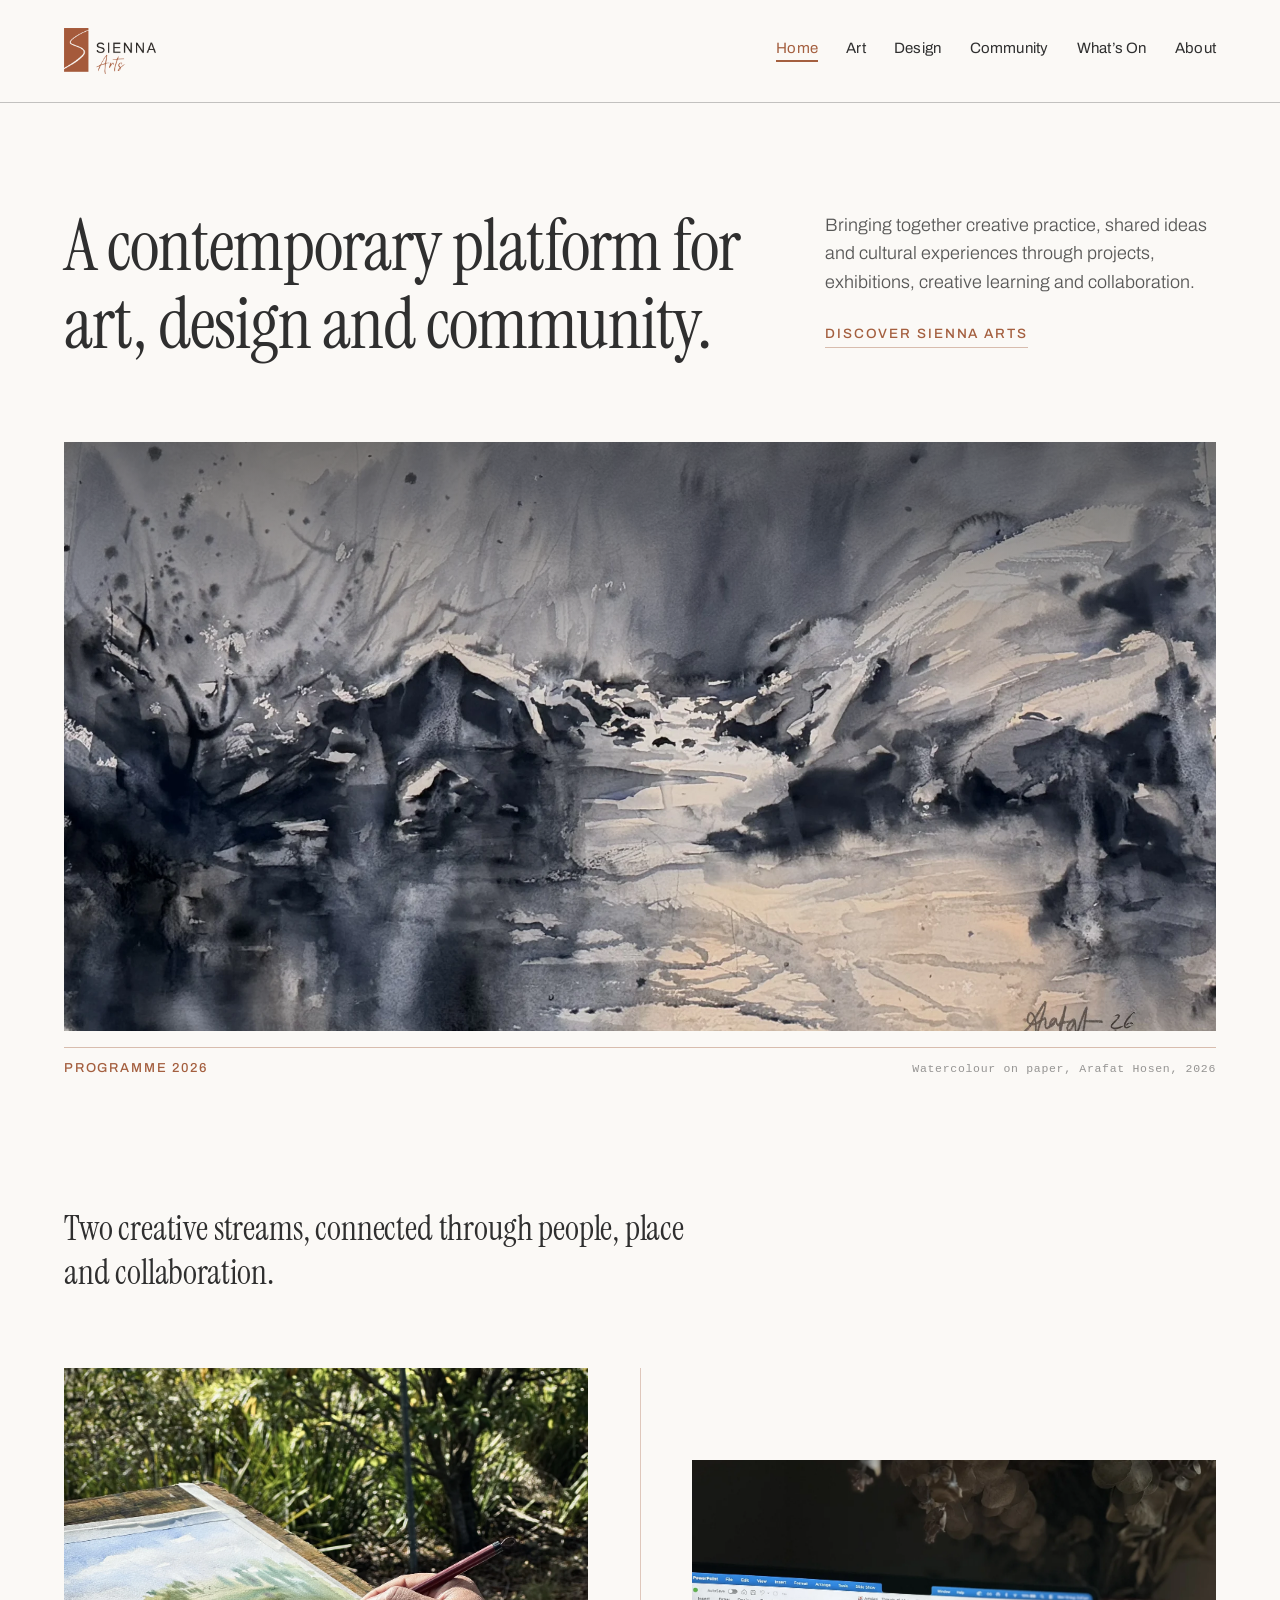
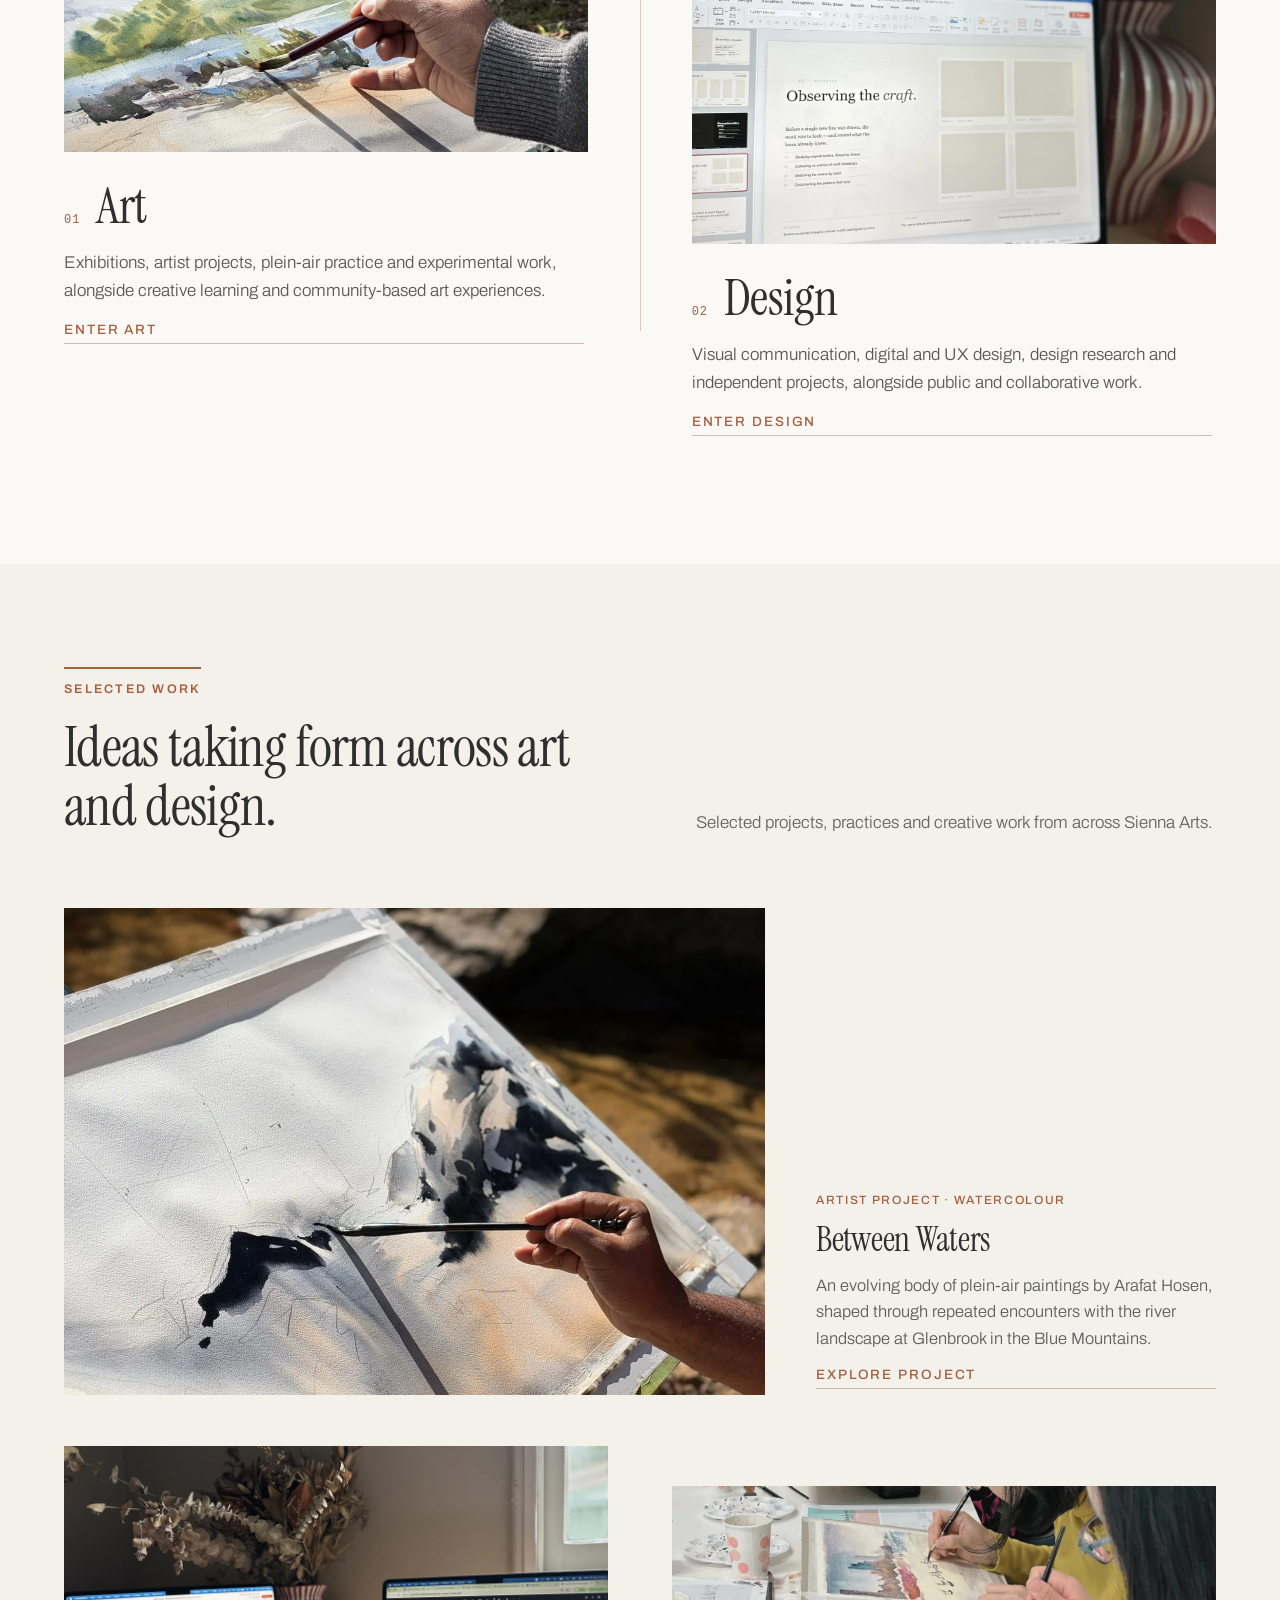
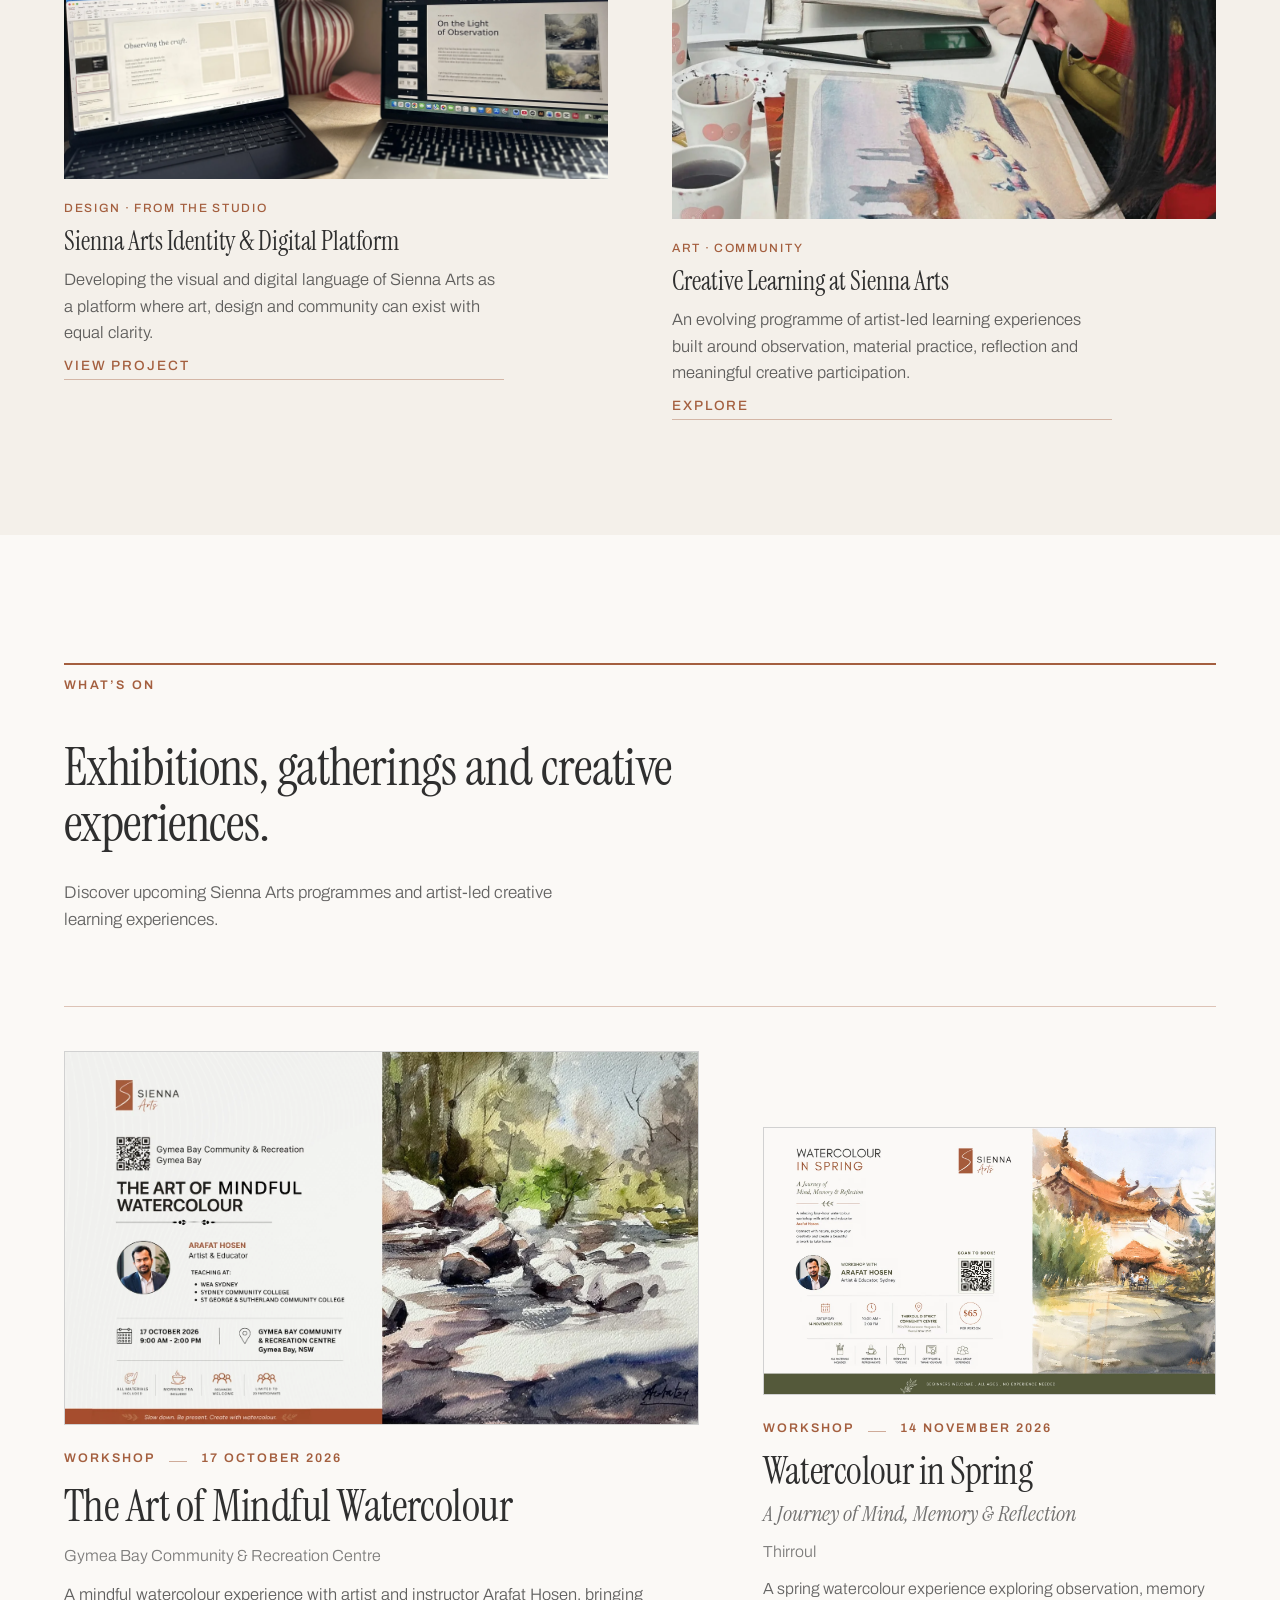
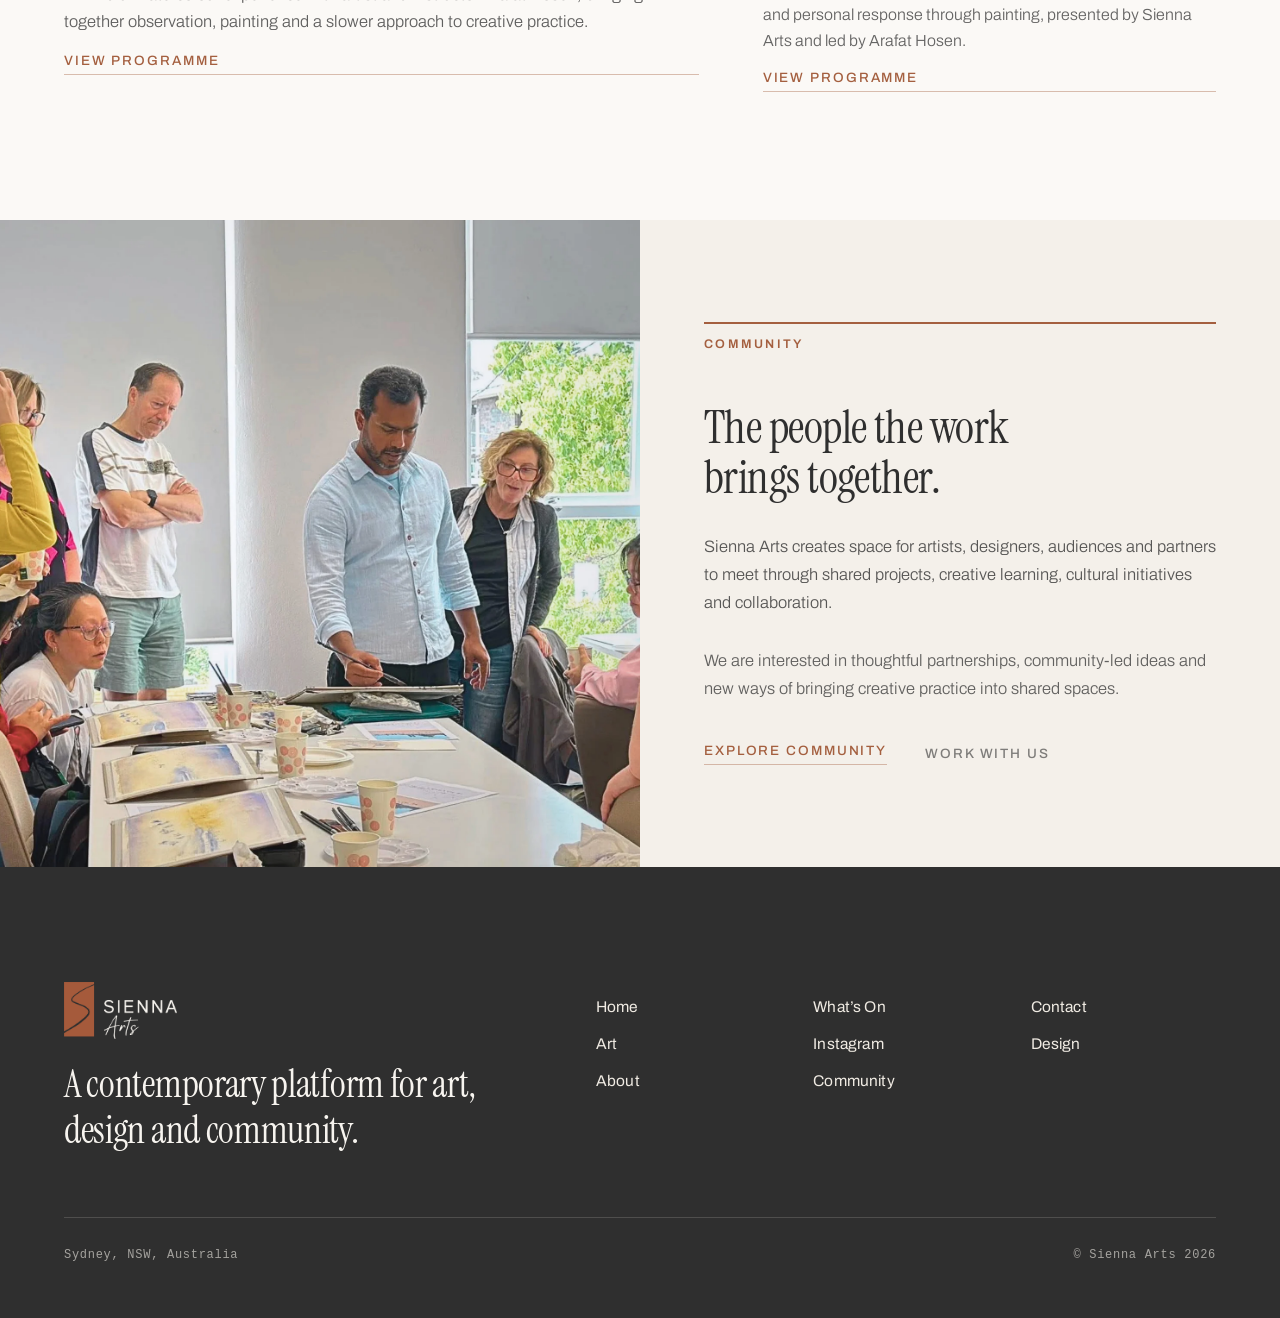
<file: index.html>
<!DOCTYPE html>
<html lang="en">
<head>
<meta charset="utf-8">
<meta name="viewport" content="width=device-width, initial-scale=1">
<title>Sienna Arts — A contemporary platform for art, design and community</title>
<meta name="description" content="Sienna Arts brings together creative practice, shared ideas and cultural experiences through projects, exhibitions, creative learning and collaboration.">
<link rel="icon" href="assets/sienna-logo.png">
<link rel="preconnect" href="https://fonts.googleapis.com">
<link rel="preconnect" href="https://fonts.gstatic.com" crossorigin>
<link href="https://fonts.googleapis.com/css2?family=Instrument+Serif:ital@0;1&family=Archivo:wght@300;400;500;600&display=swap" rel="stylesheet">
<link rel="stylesheet" href="css/style.css">
</head>
<body>
<a class="skip-link" href="#main">Skip to content</a>

<header class="site-header" data-site-header>
  <div class="site-header__inner">
    <a href="index.html" class="site-header__logo" aria-label="Sienna Arts home">
      <img src="assets/sienna-logo.png" alt="Sienna Arts" width="1169" height="584">
    </a>

    <nav class="primary-nav" aria-label="Primary">
      <a href="index.html" aria-current="page">Home</a>
      <a href="art.html">Art</a>
      <a href="design.html">Design</a>
      <a href="community.html">Community</a>
      <a href="whats-on.html">What&rsquo;s On</a>
      <a href="about.html">About</a>
    </nav>

    <button type="button" class="nav-toggle" data-nav-toggle aria-expanded="false" aria-label="Open menu" aria-controls="mobile-nav">
      <span></span><span></span><span></span>
    </button>
  </div>

  <nav class="mobile-nav" id="mobile-nav" aria-label="Primary">
    <a href="index.html" aria-current="page">Home</a>
    <a href="art.html">Art</a>
    <a href="design.html">Design</a>
    <a href="community.html">Community</a>
    <a href="whats-on.html">What&rsquo;s On</a>
    <a href="about.html">About</a>
  </nav>
</header>

<main id="main">

  <section class="hero wrap" aria-labelledby="hero-title">
    <div class="hero__top">
      <h1 id="hero-title" class="hero__title">A contemporary platform for art, design and community.</h1>
      <div class="hero__aside">
        <p class="hero__lede">Bringing together creative practice, shared ideas and cultural experiences through projects, exhibitions, creative learning and collaboration.</p>
        <a href="#art" class="text-link hero__cta">Discover Sienna Arts</a>
      </div>
    </div>

    <div class="hero__media">
      <div class="media hero__image" data-label="Between Waters — hero image pending">
        <img src="assets/hero-between-waters.webp" alt="Plein-air watercolour by Arafat Hosen" onerror="this.closest('.media').classList.add('is-missing')">
      </div>
      <div class="hero__caption-row">
        <span class="hero__caption-label">Programme 2026</span>
        <span class="hero__caption-credit">Watercolour on paper, Arafat Hosen, 2026</span>
      </div>
    </div>
  </section>

  <section class="streams wrap" id="art" aria-labelledby="streams-title">
    <p id="streams-title" class="streams__intro">Two creative streams, connected through people, place and collaboration.</p>

    <div class="streams__grid">
      <div class="stream">
        <div class="media stream__image" data-label="Plein-air watercolour — image pending">
          <img src="assets/art-plein-air.webp" alt="Plein-air watercolour in progress" onerror="this.closest('.media').classList.add('is-missing')">
        </div>
        <div class="stream__body">
          <div class="stream__heading">
            <span class="stream__index">01</span>
            <h2 class="stream__title">Art</h2>
          </div>
          <p class="stream__text">Exhibitions, artist projects, plein-air practice and experimental work, alongside creative learning and community-based art experiences.</p>
          <a href="art.html" class="text-link">Enter Art</a>
        </div>
      </div>

      <div class="streams__divider" aria-hidden="true"></div>

      <div class="stream stream--design" id="design">
        <div class="media stream__image" data-label="Design studio — image pending">
          <img src="assets/design-studio.webp" alt="Design work in the studio" onerror="this.closest('.media').classList.add('is-missing')">
        </div>
        <div class="stream__body">
          <div class="stream__heading">
            <span class="stream__index">02</span>
            <h2 class="stream__title">Design</h2>
          </div>
          <p class="stream__text">Visual communication, digital and UX design, design research and independent projects, alongside public and collaborative work.</p>
          <a href="design.html" class="text-link">Enter Design</a>
        </div>
      </div>
    </div>
  </section>

  <section class="work" aria-labelledby="work-title">
    <div class="wrap">
      <div class="work__header">
        <div>
          <p class="eyebrow">Selected Work</p>
          <h2 id="work-title" class="work__title">Ideas taking form across art and design.</h2>
        </div>
        <p class="work__intro">Selected projects, practices and creative work from across Sienna Arts.</p>
      </div>

      <div class="work__grid">
        <div class="work__feature">
          <div class="media work__feature-image" data-label="Between Waters — image pending">
            <img src="assets/between-waters.webp" alt="Between Waters, plein-air watercolour in progress at Glenbrook" onerror="this.closest('.media').classList.add('is-missing')">
          </div>
          <div class="work__card-body">
            <p class="work__kicker">Artist Project &middot; Watercolour</p>
            <h3 class="work__feature-title">Between Waters</h3>
            <p class="work__text">An evolving body of plein-air paintings by Arafat Hosen, shaped through repeated encounters with the river landscape at Glenbrook in the Blue Mountains.</p>
            <a href="art.html#between-waters" class="text-link">Explore project</a>
          </div>
        </div>

        <div class="work__card">
          <div class="media work__card-image" data-label="Identity &amp; digital platform — image pending">
            <img src="assets/identity-digital-platform.webp" alt="Sienna Arts editorial layouts and portfolio pages in progress on two screens" onerror="this.closest('.media').classList.add('is-missing')">
          </div>
          <div class="work__card-body">
            <p class="work__kicker">Design &middot; From the Studio</p>
            <h3 class="work__card-title">Sienna Arts Identity &amp; Digital Platform</h3>
            <p class="work__text">Developing the visual and digital language of Sienna Arts as a platform where art, design and community can exist with equal clarity.</p>
            <a href="design.html#identity-digital-platform" class="text-link">View project</a>
          </div>
        </div>

        <div class="work__card work__card--offset">
          <div class="media work__card-image" data-label="Creative learning — image pending">
            <img src="assets/creative-learning.webp" alt="Arafat Hosen working with participants at a Sienna Arts creative learning session" onerror="this.closest('.media').classList.add('is-missing')">
          </div>
          <div class="work__card-body">
            <p class="work__kicker">Art &middot; Community</p>
            <h3 class="work__card-title">Creative Learning at Sienna Arts</h3>
            <p class="work__text">An evolving programme of artist-led learning experiences built around observation, material practice, reflection and meaningful creative participation.</p>
            <a href="community.html#creative-learning" class="text-link">Explore</a>
          </div>
        </div>
      </div>
    </div>
  </section>

  <section class="whats-on wrap" id="whatson" aria-labelledby="whatson-title">
    <div class="whats-on__header">
      <p class="eyebrow">What&rsquo;s On</p>
      <h2 id="whatson-title" class="whats-on__title">Exhibitions, gatherings and creative experiences.</h2>
      <p class="whats-on__intro">Discover upcoming Sienna Arts programmes and artist-led creative learning experiences.</p>
    </div>

    <div class="whats-on__grid">
      <article class="event">
        <div class="event__media">
          <div class="media" data-label="The Art of Mindful Watercolour — image pending">
            <img src="assets/mindful-watercolour-wide.webp" alt="The Art of Mindful Watercolour, 17 October 2026, Gymea Bay Community &amp; Recreation Centre" onerror="this.closest('.media').classList.add('is-missing')">
          </div>
        </div>
        <div class="event__body">
          <div class="event__meta">
            <span>Workshop</span>
            <span class="event__meta-rule" aria-hidden="true"></span>
            <span>17 October 2026</span>
          </div>
          <h3 class="event__title">The Art of Mindful Watercolour</h3>
          <p class="event__location">Gymea Bay Community &amp; Recreation Centre</p>
          <p class="event__desc">A mindful watercolour experience with artist and instructor Arafat Hosen, bringing together observation, painting and a slower approach to creative practice.</p>
          <a href="https://www.eventbrite.com.au/e/1995864471361?aff=oddtdtcreator" rel="noopener" target="_blank" class="text-link">View programme</a>
        </div>
      </article>

      <article class="event event--secondary">
        <div class="event__media">
          <div class="media" data-label="Watercolour in Spring — image pending">
            <img src="assets/watercolour-in-spring-wide.webp" alt="Watercolour in Spring, 14 November 2026, Thirroul District Community Centre" onerror="this.closest('.media').classList.add('is-missing')">
          </div>
        </div>
        <div class="event__body">
          <div class="event__meta">
            <span>Workshop</span>
            <span class="event__meta-rule" aria-hidden="true"></span>
            <span>14 November 2026</span>
          </div>
          <div class="event__title-group">
            <h3 class="event__title">Watercolour in Spring</h3>
            <p class="event__subtitle">A Journey of Mind, Memory &amp; Reflection</p>
          </div>
          <p class="event__location">Thirroul</p>
          <p class="event__desc">A spring watercolour experience exploring observation, memory and personal response through painting, presented by Sienna Arts and led by Arafat Hosen.</p>
          <a href="https://www.eventbrite.com.au/e/1998335626653?aff=oddtdtcreator" rel="noopener" target="_blank" class="text-link">View programme</a>
        </div>
      </article>
    </div>
  </section>

  <section class="community" id="community" aria-labelledby="community-title">
    <div class="media community__media" data-label="Community — image pending">
      <img src="assets/community.webp" alt="Participants and artist around the table at a Sienna Arts watercolour session" onerror="this.closest('.media').classList.add('is-missing')">
    </div>
    <div class="community__body">
      <p class="eyebrow">Community</p>
      <h2 id="community-title" class="community__title">The people the work brings together.</h2>
      <p class="community__text">Sienna Arts creates space for artists, designers, audiences and partners to meet through shared projects, creative learning, cultural initiatives and collaboration.</p>
      <p class="community__text community__text--soft">We are interested in thoughtful partnerships, community-led ideas and new ways of bringing creative practice into shared spaces.</p>
      <div class="community__actions">
        <a href="community.html" class="text-link">Explore Community</a>
        <a href="contact.html" class="community__secondary-link">Work with us</a>
      </div>
    </div>
  </section>

</main>

<footer class="site-footer">
  <div class="wrap site-footer__top">
    <div class="site-footer__brand">
      <a href="index.html" class="site-footer__logo" aria-label="Sienna Arts home">
        <img src="assets/sienna-logo-light.png" alt="Sienna Arts" width="1169" height="584">
      </a>
      <p class="site-footer__tagline">A contemporary platform for art, design and community.</p>
    </div>
    <nav class="footer-nav" aria-label="Footer">
      <a href="index.html">Home</a>
      <a href="whats-on.html">What&rsquo;s On</a>
      <a href="contact.html">Contact</a>
      <a href="art.html">Art</a>
      <a href="https://www.instagram.com/siennaarts.au/" rel="noopener" target="_blank">Instagram</a>
      <a href="design.html">Design</a>
      <a href="about.html">About</a>
      <a href="community.html">Community</a>
    </nav>
  </div>
  <div class="wrap site-footer__bottom">
    <span>Sydney, NSW, Australia</span>
    <span>&copy; Sienna Arts 2026</span>
  </div>
</footer>

<script src="js/main.js"></script>
</body>
</html>
</file>
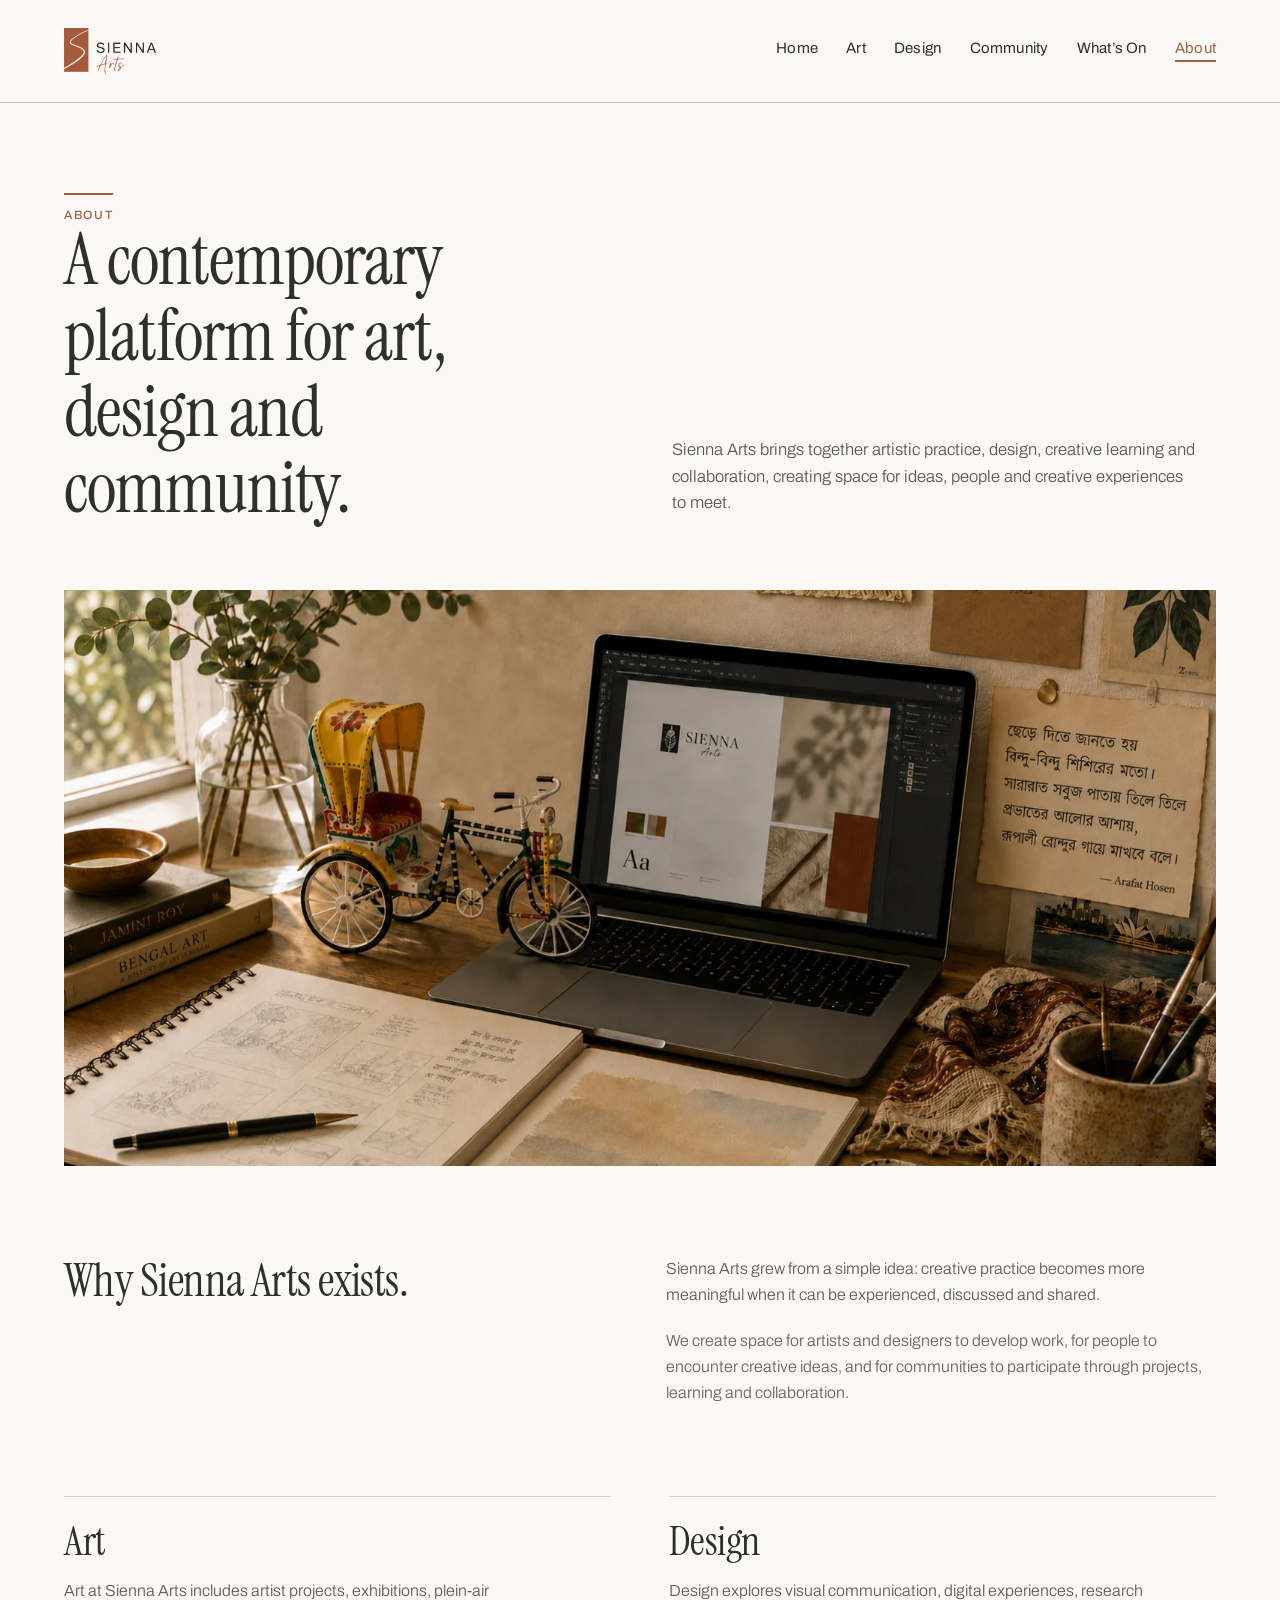
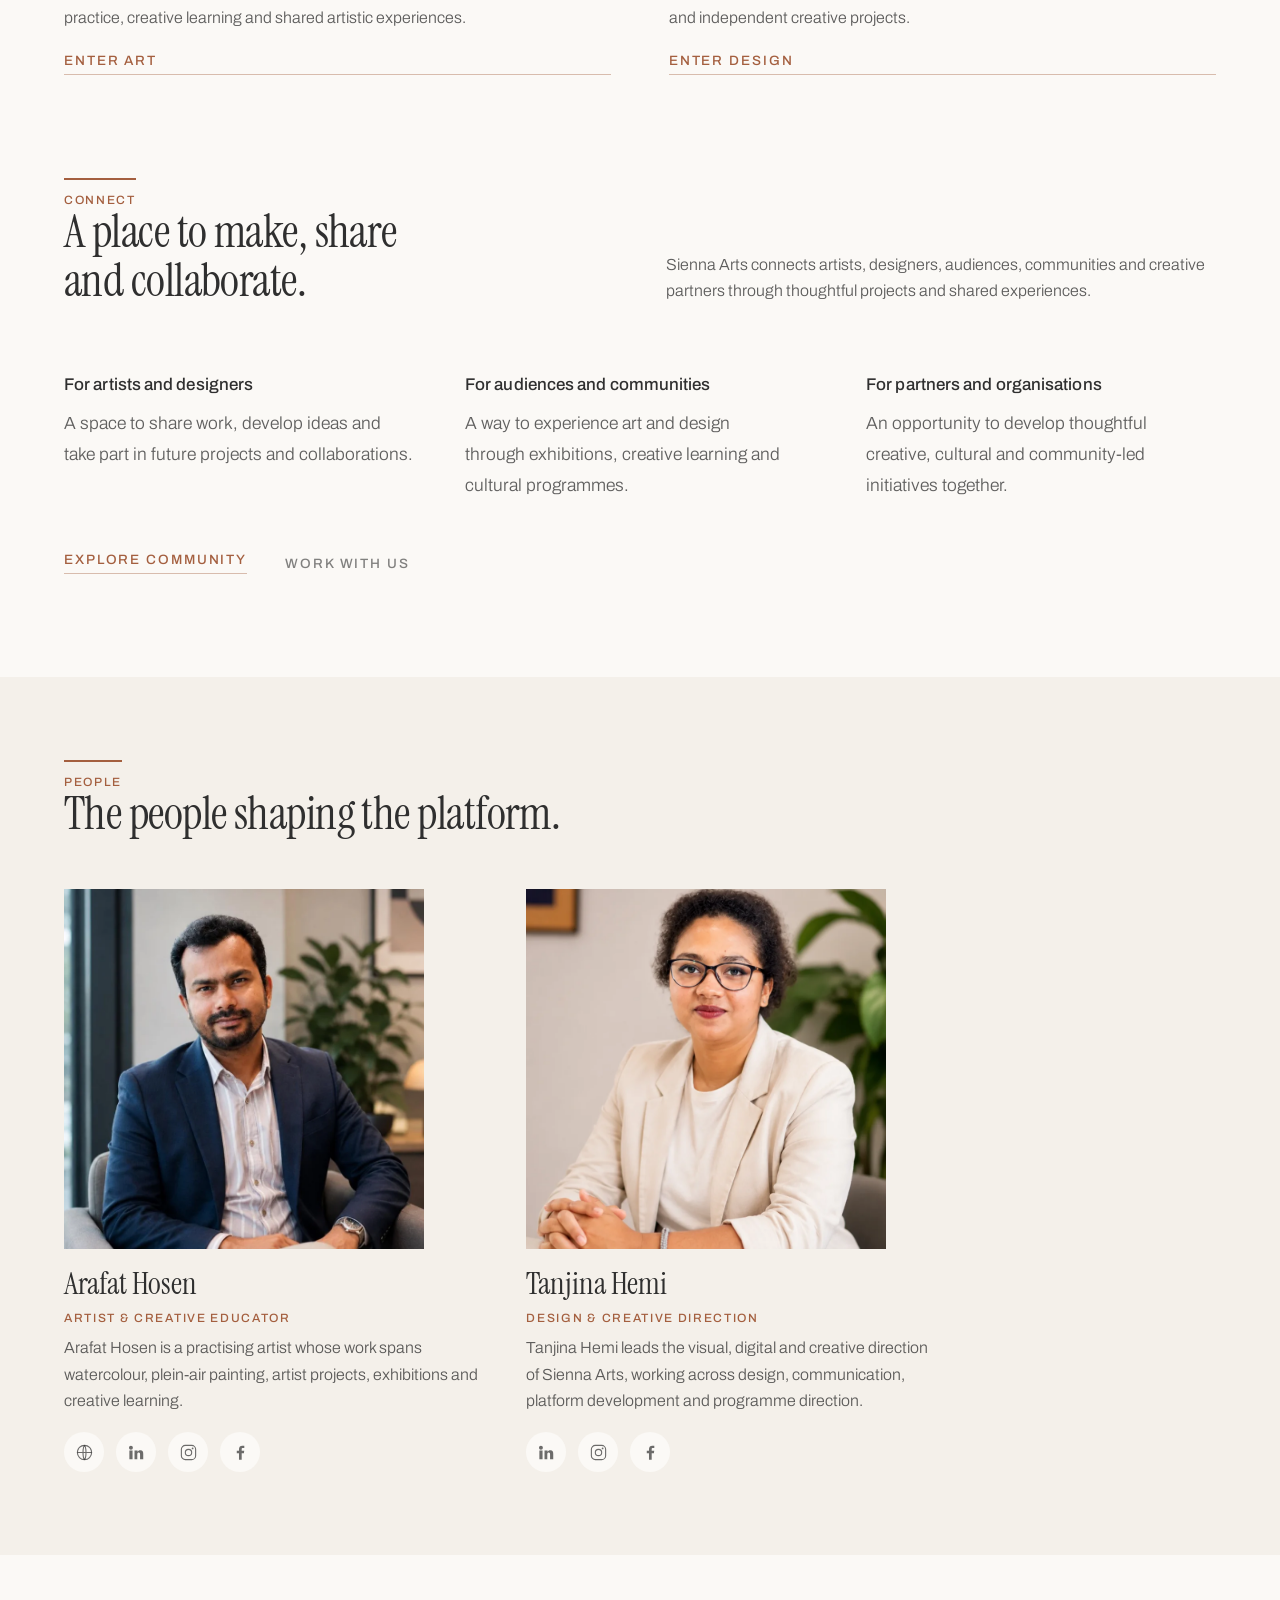
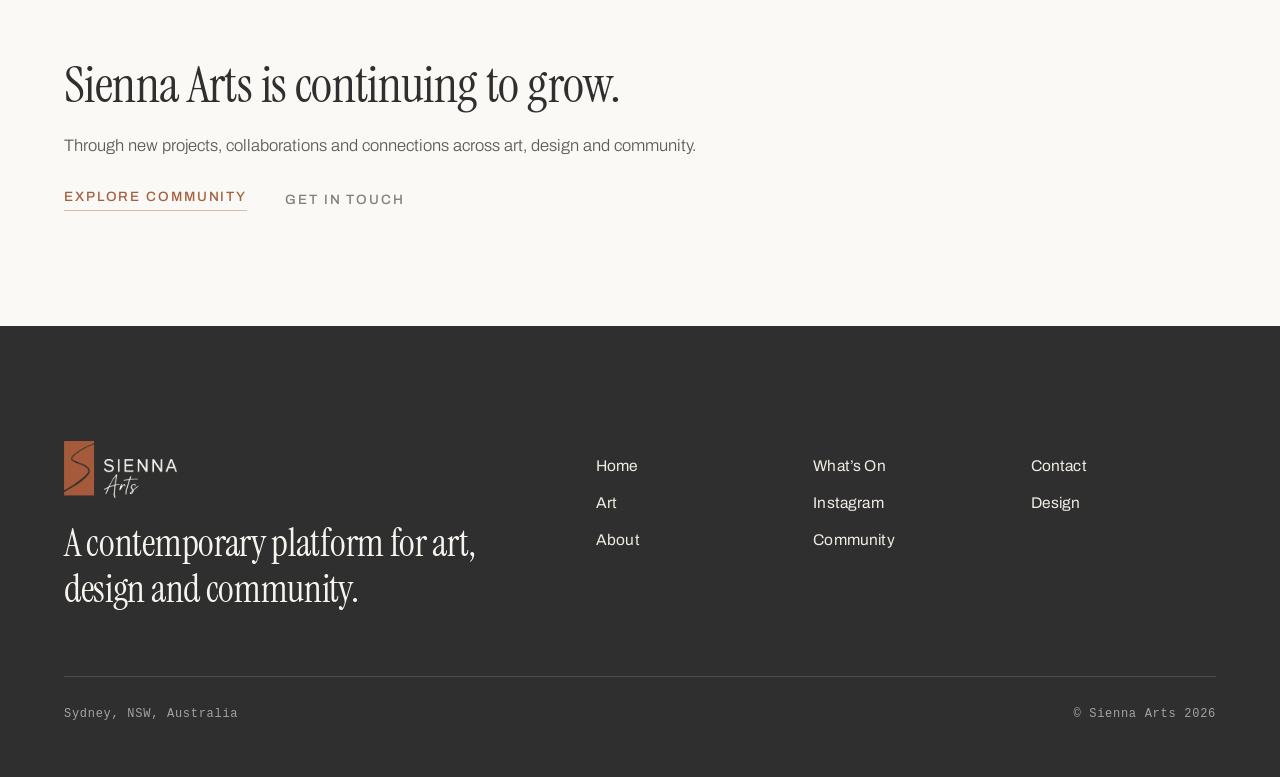
<file: about.html>
<!DOCTYPE html>
<html lang="en">
<head>
<meta charset="utf-8">
<meta name="viewport" content="width=device-width, initial-scale=1">
<title>About — Sienna Arts</title>
<meta name="description" content="Sienna Arts brings together artistic practice, design, creative learning and collaboration.">
<link rel="icon" href="assets/sienna-logo.png">
<link rel="preconnect" href="https://fonts.googleapis.com">
<link rel="preconnect" href="https://fonts.gstatic.com" crossorigin>
<link href="https://fonts.googleapis.com/css2?family=Instrument+Serif:ital@0;1&family=Archivo:wght@300;400;500;600&display=swap" rel="stylesheet">
<link rel="stylesheet" href="css/style.css">
</head>
<body>
<a class="skip-link" href="#main">Skip to content</a>

<header class="site-header" data-site-header>
  <div class="site-header__inner">
    <a href="index.html" class="site-header__logo" aria-label="Sienna Arts home">
      <img src="assets/sienna-logo.png" alt="Sienna Arts" width="1169" height="584">
    </a>

    <nav class="primary-nav" aria-label="Primary">
      <a href="index.html">Home</a>
      <a href="art.html">Art</a>
      <a href="design.html">Design</a>
      <a href="community.html">Community</a>
      <a href="whats-on.html">What’s On</a>
      <a href="about.html" aria-current="page">About</a>
    </nav>

    <button type="button" class="nav-toggle" data-nav-toggle aria-expanded="false" aria-label="Open menu" aria-controls="mobile-nav">
      <span></span><span></span><span></span>
    </button>
  </div>

  <nav class="mobile-nav" id="mobile-nav" aria-label="Primary">
      <a href="index.html">Home</a>
      <a href="art.html">Art</a>
      <a href="design.html">Design</a>
      <a href="community.html">Community</a>
      <a href="whats-on.html">What’s On</a>
      <a href="about.html" aria-current="page">About</a>
  </nav>
</header>

<main id="main">

  <section class="page-hero" aria-labelledby="about-intro">
    <p class="kicker eyebrow">About</p>
    <div class="page-hero__grid">
      <h1 id="about-intro" class="page-hero__title">A contemporary platform for art, design and community.</h1>
      <p class="page-hero__lede">Sienna Arts brings together artistic practice, design, creative learning and collaboration, creating space for ideas, people and creative experiences to meet.</p>
    </div>
    <div class="media page-hero__media" data-label="Studio — image pending"><img src="assets/about-studio-hero.webp" alt="Sunlit studio desk with the Sienna Arts identity open on a laptop, a sketchbook of storyboard drawings, watercolour paintings, brushes and a palette" onerror="this.closest('.media').classList.add('is-missing')"></div>
  </section>

  <section class="content-section" aria-labelledby="about-sienna">
    <div class="content-section__grid" style="align-items:start">
      <h2 id="about-sienna" class="content-section__title">Why Sienna Arts exists.</h2>
      <div style="display:flex;flex-direction:column;gap:20px;max-width:560px">
        <p class="content-section__text" style="max-width:none">Sienna Arts grew from a simple idea: creative practice becomes more meaningful when it can be experienced, discussed and shared.</p>
        <p class="content-section__text" style="max-width:none;color:rgba(47,47,47,0.74)">We create space for artists and designers to develop work, for people to encounter creative ideas, and for communities to participate through projects, learning and collaboration.</p>
      </div>
    </div>
  </section>

  <section class="content-section" aria-label="Art and Design">
    <div class="dual-feature">
      <div class="dual-feature__item">
        <h3 class="dual-feature__title">Art</h3>
        <p class="dual-feature__text">Art at Sienna Arts includes artist projects, exhibitions, plein-air practice, creative learning and shared artistic experiences.</p>
        <a href="art.html" class="text-link" style="margin-top:6px">Enter Art</a>
      </div>
      <div class="dual-feature__item">
        <h3 class="dual-feature__title">Design</h3>
        <p class="dual-feature__text">Design explores visual communication, digital experiences, research and independent creative projects.</p>
        <a href="design.html" class="text-link" style="margin-top:6px">Enter Design</a>
      </div>
    </div>
  </section>

  <section class="content-section" aria-labelledby="about-connect" style="padding-top:clamp(64px,8vw,120px)">
    <p class="kicker eyebrow">Connect</p>
    <div class="content-section__grid">
      <h2 id="about-connect" class="content-section__title">A place to make, share and collaborate.</h2>
      <p class="content-section__text" style="max-width:560px">Sienna Arts connects artists, designers, audiences, communities and creative partners through thoughtful projects and shared experiences.</p>
    </div>
    <div class="info-columns">
      <div class="info-columns__item">
        <h3>For artists and designers</h3>
        <p>A space to share work, develop ideas and take part in future projects and collaborations.</p>
      </div>
      <div class="info-columns__item">
        <h3>For audiences and communities</h3>
        <p>A way to experience art and design through exhibitions, creative learning and cultural programmes.</p>
      </div>
      <div class="info-columns__item">
        <h3>For partners and organisations</h3>
        <p>An opportunity to develop thoughtful creative, cultural and community-led initiatives together.</p>
      </div>
    </div>
    <div class="link-row">
      <a href="community.html" class="text-link">Explore Community</a>
      <a href="contact.html" class="secondary-link">Work with us</a>
    </div>
  </section>

  <section class="split-feature" aria-labelledby="about-people" style="margin-top:clamp(64px,8vw,128px)">
    <div class="process__inner" style="display:block">
      <p class="kicker eyebrow">People</p>
      <h2 id="about-people" class="content-section__title" style="margin-bottom:clamp(36px,4vw,64px)">The people shaping the platform.</h2>
      <div class="people-grid">
        <article class="person">
          <div class="media person__media" data-label="Arafat Hosen — portrait pending"><img src="assets/arafat-hosen.webp" alt="Portrait of Arafat Hosen" onerror="this.closest('.media').classList.add('is-missing')"></div>
          <div class="person__body">
            <h3 class="person__name">Arafat Hosen</h3>
            <p class="kicker">Artist &amp; Creative Educator</p>
            <p class="person__bio">Arafat Hosen is a practising artist whose work spans watercolour, plein-air painting, artist projects, exhibitions and creative learning.</p>
            <div class="person__social">
              <a href="https://www.arafathosen.com/" aria-label="Arafat Hosen personal website" rel="noopener"><svg width="19" height="19" viewBox="0 0 24 24" fill="none" stroke="currentColor" stroke-width="1.4" aria-hidden="true"><circle cx="12" cy="12" r="9"></circle><path d="M3 12h18M12 3c2.5 2.6 2.5 15.4 0 18M12 3c-2.5 2.6-2.5 15.4 0 18"></path></svg></a>
              <a href="https://www.linkedin.com/in/arafat-hosen-32851b1b9/" aria-label="Arafat Hosen on LinkedIn" rel="noopener"><svg width="19" height="19" viewBox="0 0 24 24" fill="currentColor" aria-hidden="true"><path d="M4.98 3.5a2.5 2.5 0 1 1 0 5 2.5 2.5 0 0 1 0-5zM3 9.5h4v11H3v-11zm6.5 0h3.8v1.5h.05c.53-.95 1.83-1.8 3.6-1.8 2.9 0 3.55 1.85 3.55 4.5v6.8h-4v-6c0-1.45-.3-2.4-1.65-2.4-1.3 0-1.85.85-1.85 2.45v5.95h-3.5v-11z"></path></svg></a>
              <a href="https://www.instagram.com/arafatgdm/" aria-label="Arafat Hosen on Instagram" rel="noopener"><svg width="19" height="19" viewBox="0 0 24 24" fill="none" stroke="currentColor" stroke-width="1.4" aria-hidden="true"><rect x="3" y="3" width="18" height="18" rx="5"></rect><circle cx="12" cy="12" r="4"></circle><circle cx="17.2" cy="6.8" r="1.1" fill="currentColor" stroke="none"></circle></svg></a>
              <a href="https://www.facebook.com/arafathosen2" aria-label="Arafat Hosen on Facebook" rel="noopener"><svg width="19" height="19" viewBox="0 0 24 24" fill="currentColor" aria-hidden="true"><path d="M13.5 21v-8h2.8l.4-3.2h-3.2V7.9c0-.9.25-1.5 1.6-1.5h1.7V3.5c-.3-.04-1.3-.13-2.5-.13-2.5 0-4.2 1.5-4.2 4.3v2.1H7.3V13h2.8v8h3.4z"></path></svg></a>
            </div>
          </div>
        </article>
        <article class="person">
          <div class="media person__media" data-label="Tanjina Hemi — portrait pending"><img src="assets/tanjina-hemi.webp" alt="Portrait of Tanjina Hemi" onerror="this.closest('.media').classList.add('is-missing')"></div>
          <div class="person__body">
            <h3 class="person__name">Tanjina Hemi</h3>
            <p class="kicker">Design &amp; Creative Direction</p>
            <p class="person__bio">Tanjina Hemi leads the visual, digital and creative direction of Sienna Arts, working across design, communication, platform development and programme direction.</p>
            <div class="person__social">
              <a href="https://www.linkedin.com/in/tanjinahemi/" aria-label="Tanjina Hemi on LinkedIn" rel="noopener"><svg width="19" height="19" viewBox="0 0 24 24" fill="currentColor" aria-hidden="true"><path d="M4.98 3.5a2.5 2.5 0 1 1 0 5 2.5 2.5 0 0 1 0-5zM3 9.5h4v11H3v-11zm6.5 0h3.8v1.5h.05c.53-.95 1.83-1.8 3.6-1.8 2.9 0 3.55 1.85 3.55 4.5v6.8h-4v-6c0-1.45-.3-2.4-1.65-2.4-1.3 0-1.85.85-1.85 2.45v5.95h-3.5v-11z"></path></svg></a>
              <a href="https://www.instagram.com/tanjinahemi022/" aria-label="Tanjina Hemi on Instagram" rel="noopener"><svg width="19" height="19" viewBox="0 0 24 24" fill="none" stroke="currentColor" stroke-width="1.4" aria-hidden="true"><rect x="3" y="3" width="18" height="18" rx="5"></rect><circle cx="12" cy="12" r="4"></circle><circle cx="17.2" cy="6.8" r="1.1" fill="currentColor" stroke="none"></circle></svg></a>
              <a href="https://www.facebook.com/TanjinaHemi2/" aria-label="Tanjina Hemi on Facebook" rel="noopener"><svg width="19" height="19" viewBox="0 0 24 24" fill="currentColor" aria-hidden="true"><path d="M13.5 21v-8h2.8l.4-3.2h-3.2V7.9c0-.9.25-1.5 1.6-1.5h1.7V3.5c-.3-.04-1.3-.13-2.5-.13-2.5 0-4.2 1.5-4.2 4.3v2.1H7.3V13h2.8v8h3.4z"></path></svg></a>
            </div>
          </div>
        </article>
      </div>
    </div>
  </section>

  <section class="closing" aria-labelledby="about-forward">
    <div class="closing__inner">
      <h2 id="about-forward" class="closing__title">Sienna Arts is continuing to grow.</h2>
      <p class="closing__text">Through new projects, collaborations and connections across art, design and community.</p>
      <div class="link-row" style="margin-top:10px">
        <a href="community.html" class="text-link">Explore Community</a>
        <a href="contact.html" class="secondary-link">Get in touch</a>
      </div>
    </div>
  </section>

</main>

<footer class="site-footer">
  <div class="wrap site-footer__top">
    <div class="site-footer__brand">
      <a href="index.html" class="site-footer__logo" aria-label="Sienna Arts home">
        <img src="assets/sienna-logo-light.png" alt="Sienna Arts" width="1169" height="584">
      </a>
      <p class="site-footer__tagline">A contemporary platform for art, design and community.</p>
    </div>
    <nav class="footer-nav" aria-label="Footer">
      <a href="index.html">Home</a>
      <a href="whats-on.html">What’s On</a>
      <a href="contact.html">Contact</a>
      <a href="art.html">Art</a>
      <a href="https://www.instagram.com/siennaarts.au/" rel="noopener" target="_blank">Instagram</a>
      <a href="design.html">Design</a>
      <a href="about.html">About</a>
      <a href="community.html">Community</a>
    </nav>
  </div>
  <div class="wrap site-footer__bottom">
    <span>Sydney, NSW, Australia</span>
    <span>&copy; Sienna Arts 2026</span>
  </div>
</footer>

<script src="js/main.js"></script>
</body>
</html>
</file>
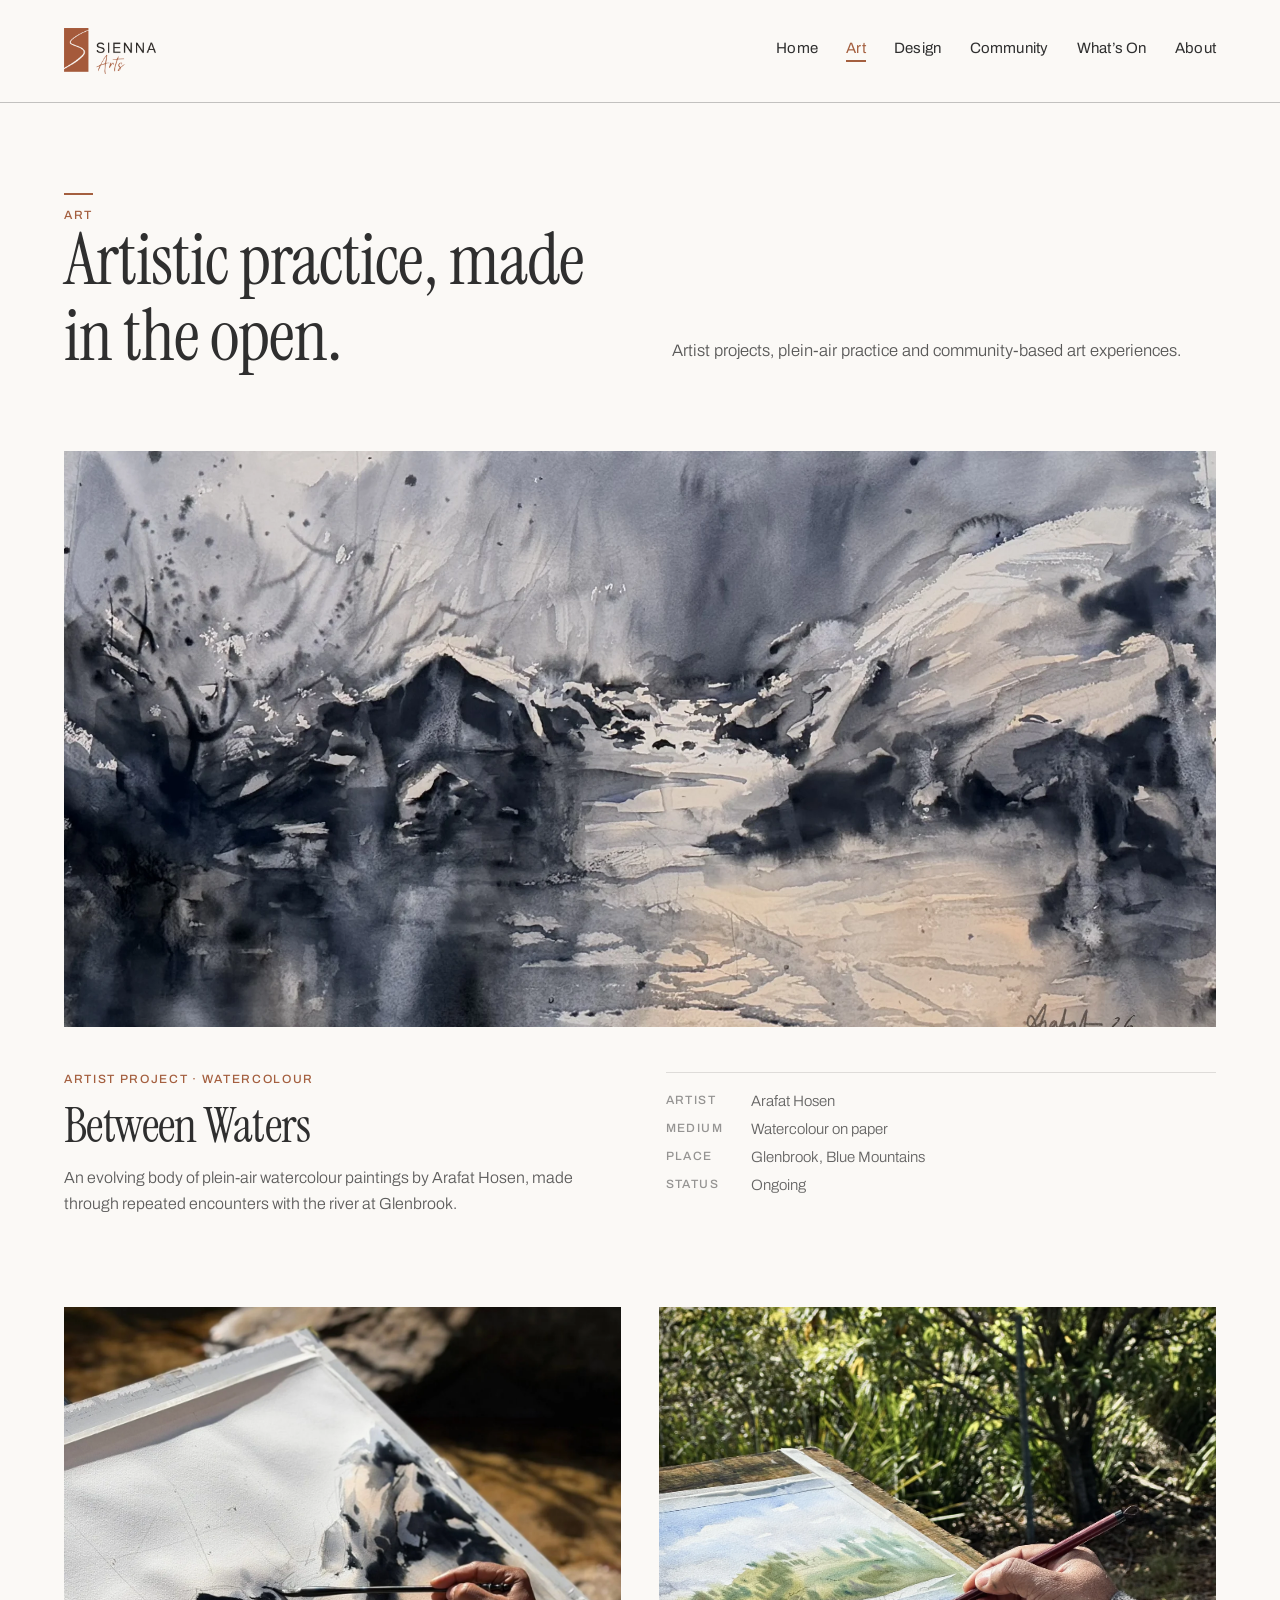
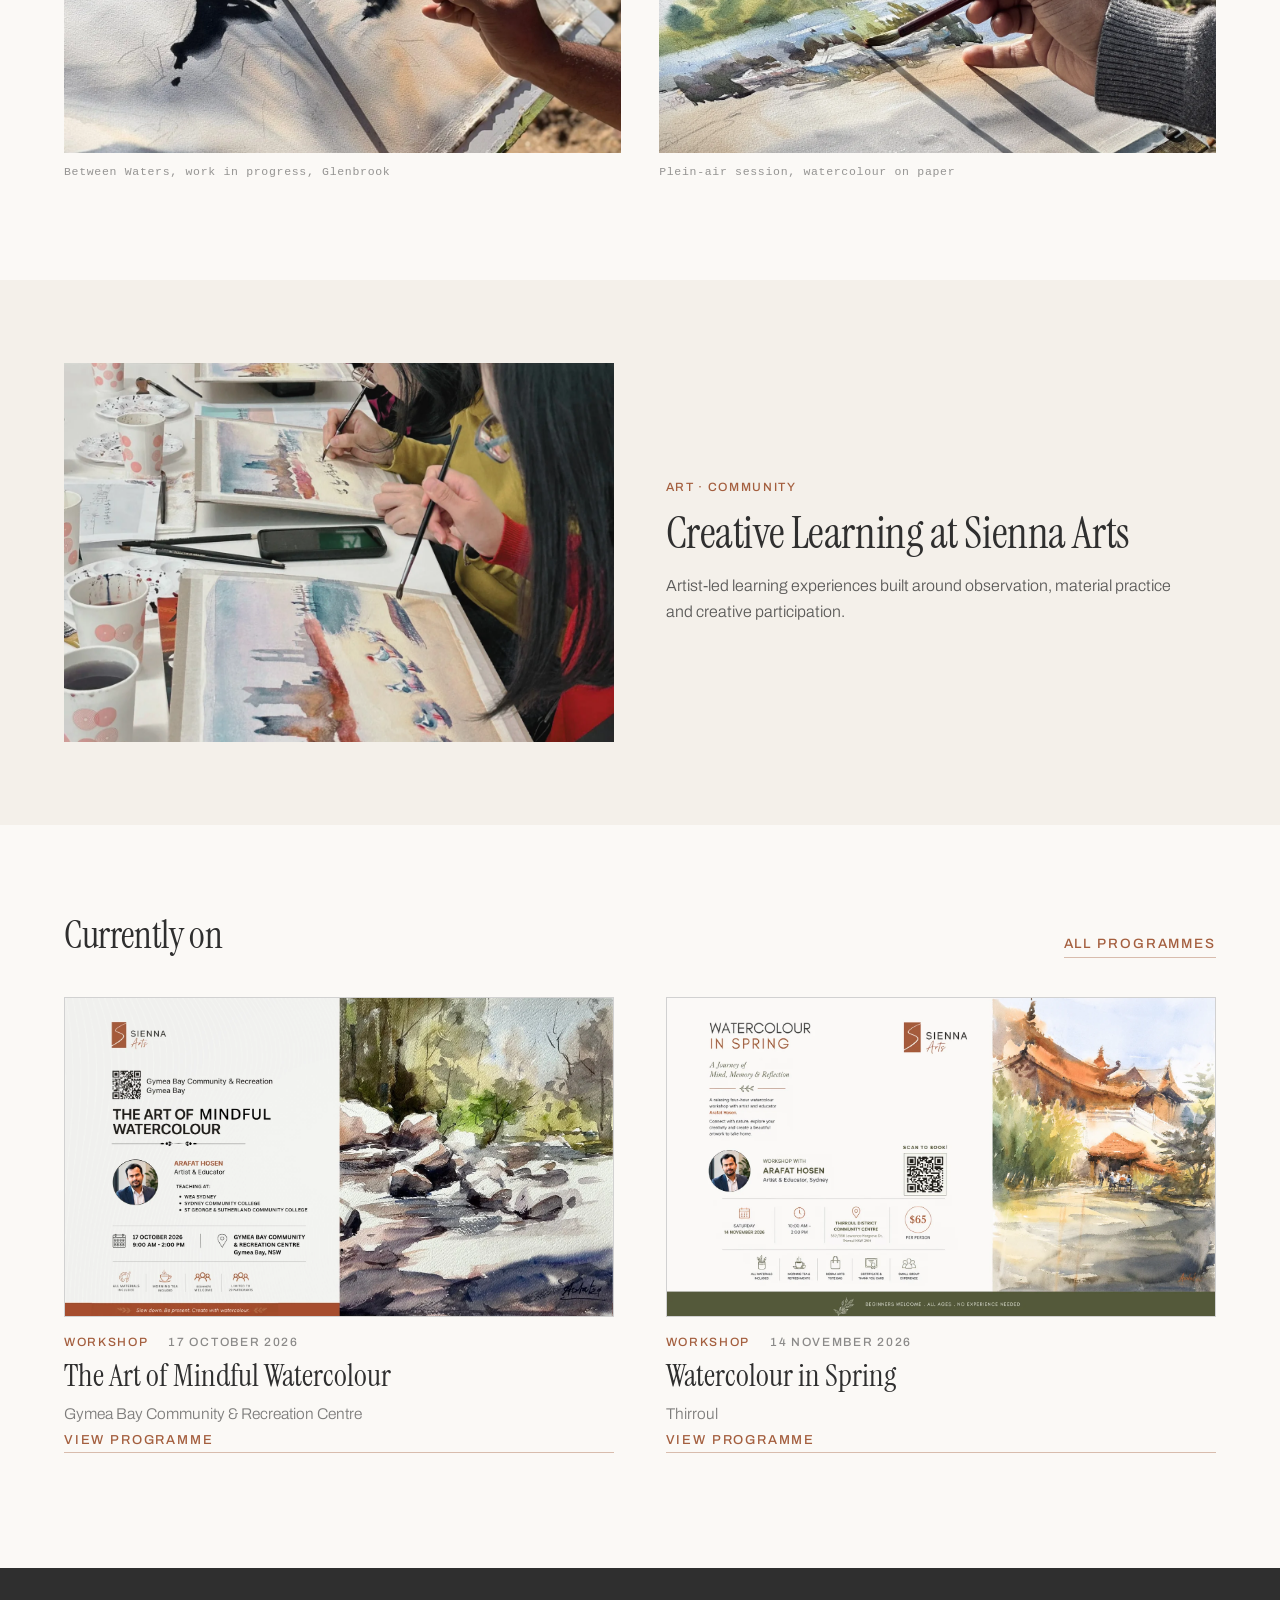
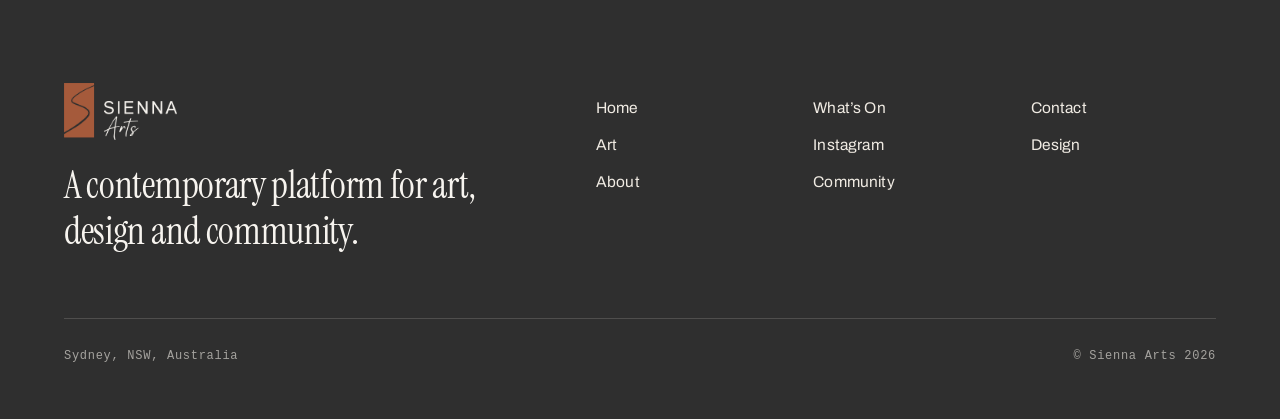
<file: art.html>
<!DOCTYPE html>
<html lang="en">
<head>
<meta charset="utf-8">
<meta name="viewport" content="width=device-width, initial-scale=1">
<title>Art — Sienna Arts</title>
<meta name="description" content="Artist projects, plein-air practice and community-based art experiences at Sienna Arts.">
<link rel="icon" href="assets/sienna-logo.png">
<link rel="preconnect" href="https://fonts.googleapis.com">
<link rel="preconnect" href="https://fonts.gstatic.com" crossorigin>
<link href="https://fonts.googleapis.com/css2?family=Instrument+Serif:ital@0;1&family=Archivo:wght@300;400;500;600&display=swap" rel="stylesheet">
<link rel="stylesheet" href="css/style.css">
</head>
<body>
<a class="skip-link" href="#main">Skip to content</a>

<header class="site-header" data-site-header>
  <div class="site-header__inner">
    <a href="index.html" class="site-header__logo" aria-label="Sienna Arts home">
      <img src="assets/sienna-logo.png" alt="Sienna Arts" width="1169" height="584">
    </a>

    <nav class="primary-nav" aria-label="Primary">
      <a href="index.html">Home</a>
      <a href="art.html" aria-current="page">Art</a>
      <a href="design.html">Design</a>
      <a href="community.html">Community</a>
      <a href="whats-on.html">What’s On</a>
      <a href="about.html">About</a>
    </nav>

    <button type="button" class="nav-toggle" data-nav-toggle aria-expanded="false" aria-label="Open menu" aria-controls="mobile-nav">
      <span></span><span></span><span></span>
    </button>
  </div>

  <nav class="mobile-nav" id="mobile-nav" aria-label="Primary">
      <a href="index.html">Home</a>
      <a href="art.html" aria-current="page">Art</a>
      <a href="design.html">Design</a>
      <a href="community.html">Community</a>
      <a href="whats-on.html">What’s On</a>
      <a href="about.html">About</a>
  </nav>
</header>

<main id="main">

  <section class="page-hero" aria-labelledby="art-intro">
    <p class="kicker eyebrow">Art</p>
    <div class="page-hero__grid">
      <h1 id="art-intro" class="page-hero__title">Artistic practice, made in the open.</h1>
      <p class="page-hero__lede">Artist projects, plein-air practice and community-based art experiences.</p>
    </div>
  </section>

  <section class="feature-media" aria-labelledby="between-waters">
    <div class="media feature-media__image" data-label="Between Waters — hero image pending"><img src="assets/hero-between-waters.webp" alt="Plein-air watercolour of the river landscape at Glenbrook by Arafat Hosen" onerror="this.closest('.media').classList.add('is-missing')"></div>
    <div class="feature-media__grid">
      <div class="feature-media__body">
        <p class="kicker">Artist Project &middot; Watercolour</p>
        <h2 id="between-waters" class="feature-media__title">Between Waters</h2>
        <p class="feature-media__text">An evolving body of plein-air watercolour paintings by Arafat Hosen, made through repeated encounters with the river at Glenbrook.</p>
      </div>
      <dl class="meta-list">
        <dt>Artist</dt><dd>Arafat Hosen</dd>
        <dt>Medium</dt><dd>Watercolour on paper</dd>
        <dt>Place</dt><dd>Glenbrook, Blue Mountains</dd>
        <dt>Status</dt><dd>Ongoing</dd>
      </dl>
    </div>
  </section>

  <section class="figure-grid">
    <figure>
      <div class="media" data-label="Between Waters — image pending"><img src="assets/between-waters.webp" alt="Watercolour in progress on the riverbank at Glenbrook" onerror="this.closest('.media').classList.add('is-missing')"></div>
      <figcaption>Between Waters, work in progress, Glenbrook</figcaption>
    </figure>
    <figure>
      <div class="media" data-label="Plein-air watercolour — image pending"><img src="assets/art-plein-air.webp" alt="Plein-air watercolour in progress outdoors" onerror="this.closest('.media').classList.add('is-missing')"></div>
      <figcaption>Plein-air session, watercolour on paper</figcaption>
    </figure>
  </section>

  <section class="split-feature" aria-labelledby="creative-learning">
    <div class="split-feature__inner">
      <div class="media split-feature__media" data-label="Creative learning — image pending"><img src="assets/creative-learning.webp" alt="Participants painting in watercolour alongside the artist at a creative learning session" onerror="this.closest('.media').classList.add('is-missing')"></div>
      <div class="split-feature__body">
        <p class="kicker">Art &middot; Community</p>
        <h2 id="creative-learning" class="split-feature__title">Creative Learning at Sienna Arts</h2>
        <p class="split-feature__text">Artist-led learning experiences built around observation, material practice and creative participation.</p>
      </div>
    </div>
  </section>

  <section class="content-section content-section--last" aria-labelledby="art-programme">
    <div class="section-heading-row">
      <h2 id="art-programme">Currently on</h2>
      <a href="whats-on.html" class="text-link">All programmes</a>
    </div>
    <div class="event-cards">
      <article class="event-card">
        <div class="poster event-card__media" data-label="The Art of Mindful Watercolour — poster pending">
          <img src="assets/mindful-watercolour-wide.webp" alt="Poster for The Art of Mindful Watercolour, 17 October 2026, Gymea Bay Community and Recreation Centre" onerror="this.closest('.poster').classList.add('is-missing')">
        </div>
        <div class="event-card__body">
          <div class="event-card__meta"><span>Workshop</span><span>17 October 2026</span></div>
          <h3 class="event-card__title">The Art of Mindful Watercolour</h3>
          <p class="event-card__location">Gymea Bay Community &amp; Recreation Centre</p>
          <a href="https://www.eventbrite.com.au/e/1995864471361?aff=oddtdtcreator" rel="noopener" target="_blank" class="text-link text-link--sm">View Programme</a>
        </div>
      </article>
      <article class="event-card">
        <div class="poster event-card__media" data-label="Watercolour in Spring — poster pending">
          <img src="assets/watercolour-in-spring-wide.webp" alt="Poster for Watercolour in Spring, 14 November 2026, Thirroul" onerror="this.closest('.poster').classList.add('is-missing')">
        </div>
        <div class="event-card__body">
          <div class="event-card__meta"><span>Workshop</span><span>14 November 2026</span></div>
          <h3 class="event-card__title">Watercolour in Spring</h3>
          <p class="event-card__location">Thirroul</p>
          <a href="https://www.eventbrite.com.au/e/1998335626653?aff=oddtdtcreator" rel="noopener" target="_blank" class="text-link text-link--sm">View Programme</a>
        </div>
      </article>
    </div>
  </section>

</main>

<footer class="site-footer">
  <div class="wrap site-footer__top">
    <div class="site-footer__brand">
      <a href="index.html" class="site-footer__logo" aria-label="Sienna Arts home">
        <img src="assets/sienna-logo-light.png" alt="Sienna Arts" width="1169" height="584">
      </a>
      <p class="site-footer__tagline">A contemporary platform for art, design and community.</p>
    </div>
    <nav class="footer-nav" aria-label="Footer">
      <a href="index.html">Home</a>
      <a href="whats-on.html">What’s On</a>
      <a href="contact.html">Contact</a>
      <a href="art.html">Art</a>
      <a href="https://www.instagram.com/siennaarts.au/" rel="noopener" target="_blank">Instagram</a>
      <a href="design.html">Design</a>
      <a href="about.html">About</a>
      <a href="community.html">Community</a>
    </nav>
  </div>
  <div class="wrap site-footer__bottom">
    <span>Sydney, NSW, Australia</span>
    <span>&copy; Sienna Arts 2026</span>
  </div>
</footer>

<script src="js/main.js"></script>
</body>
</html>
</file>
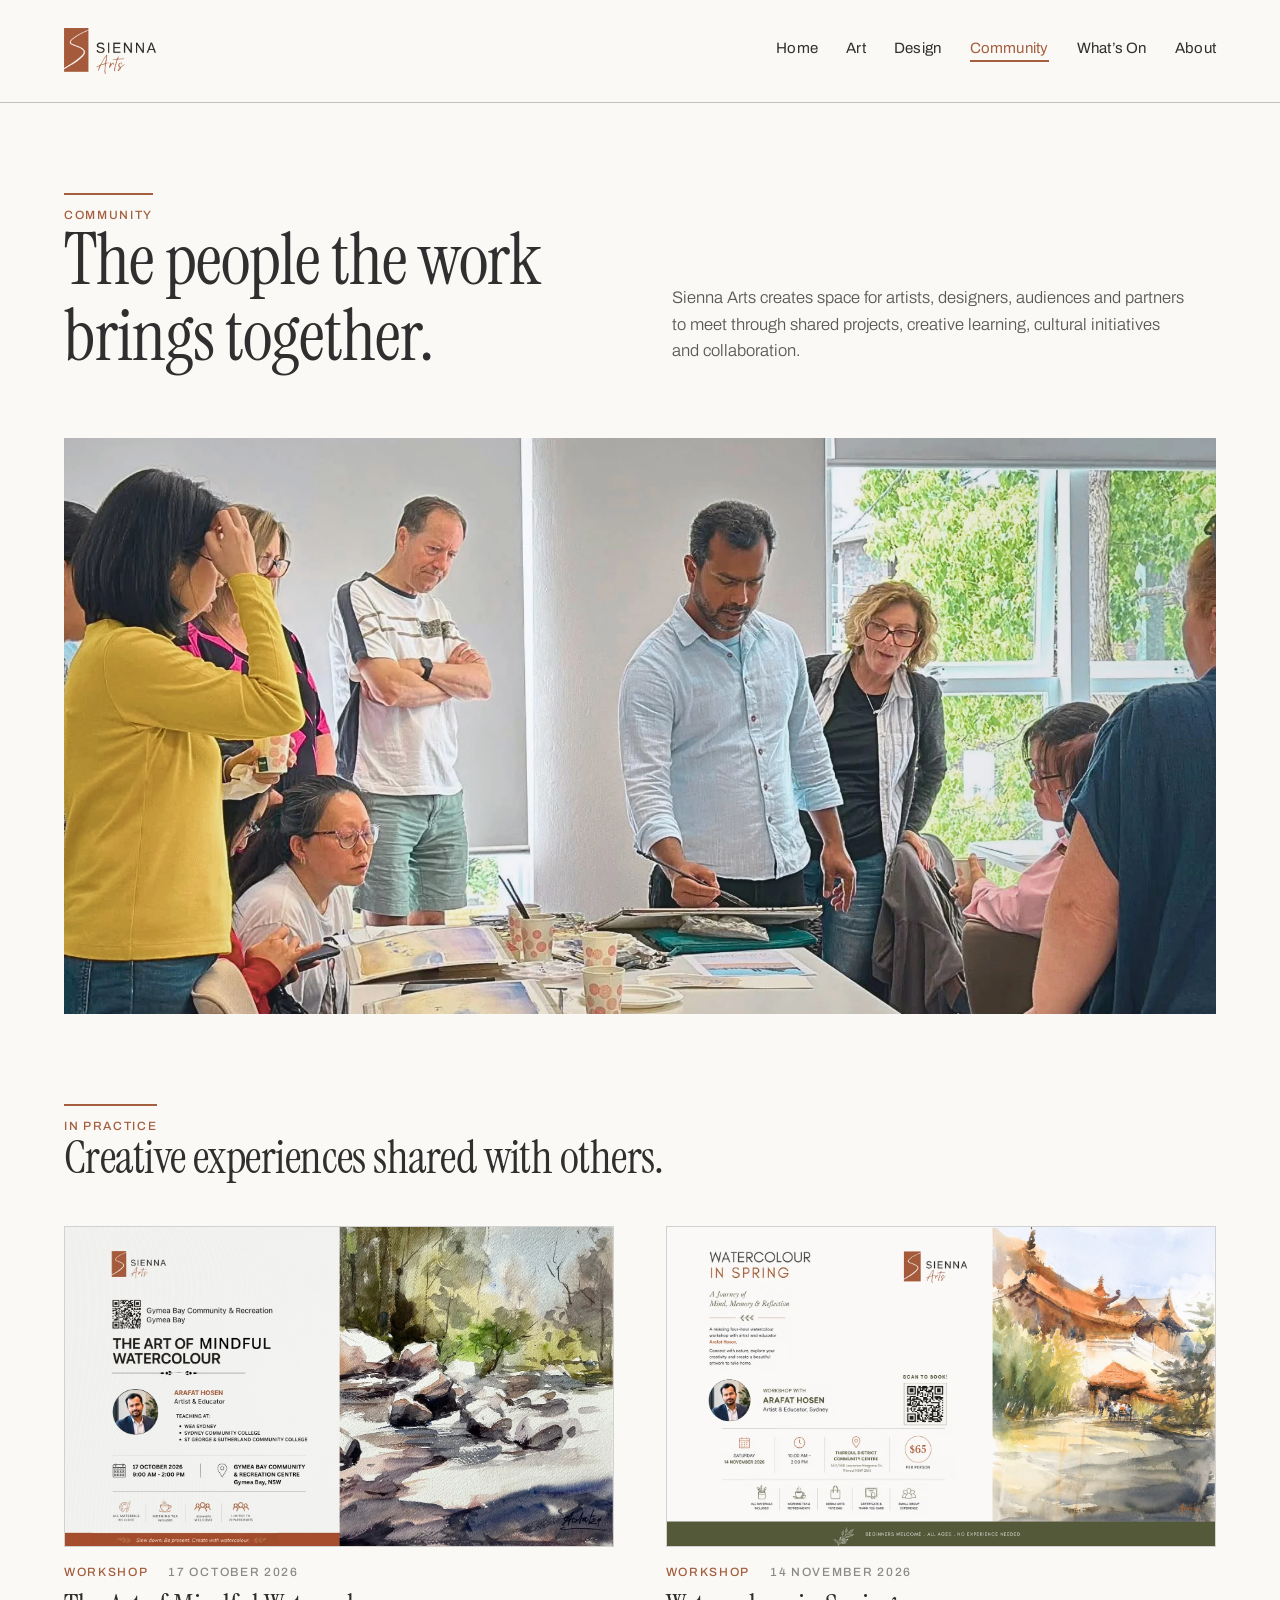
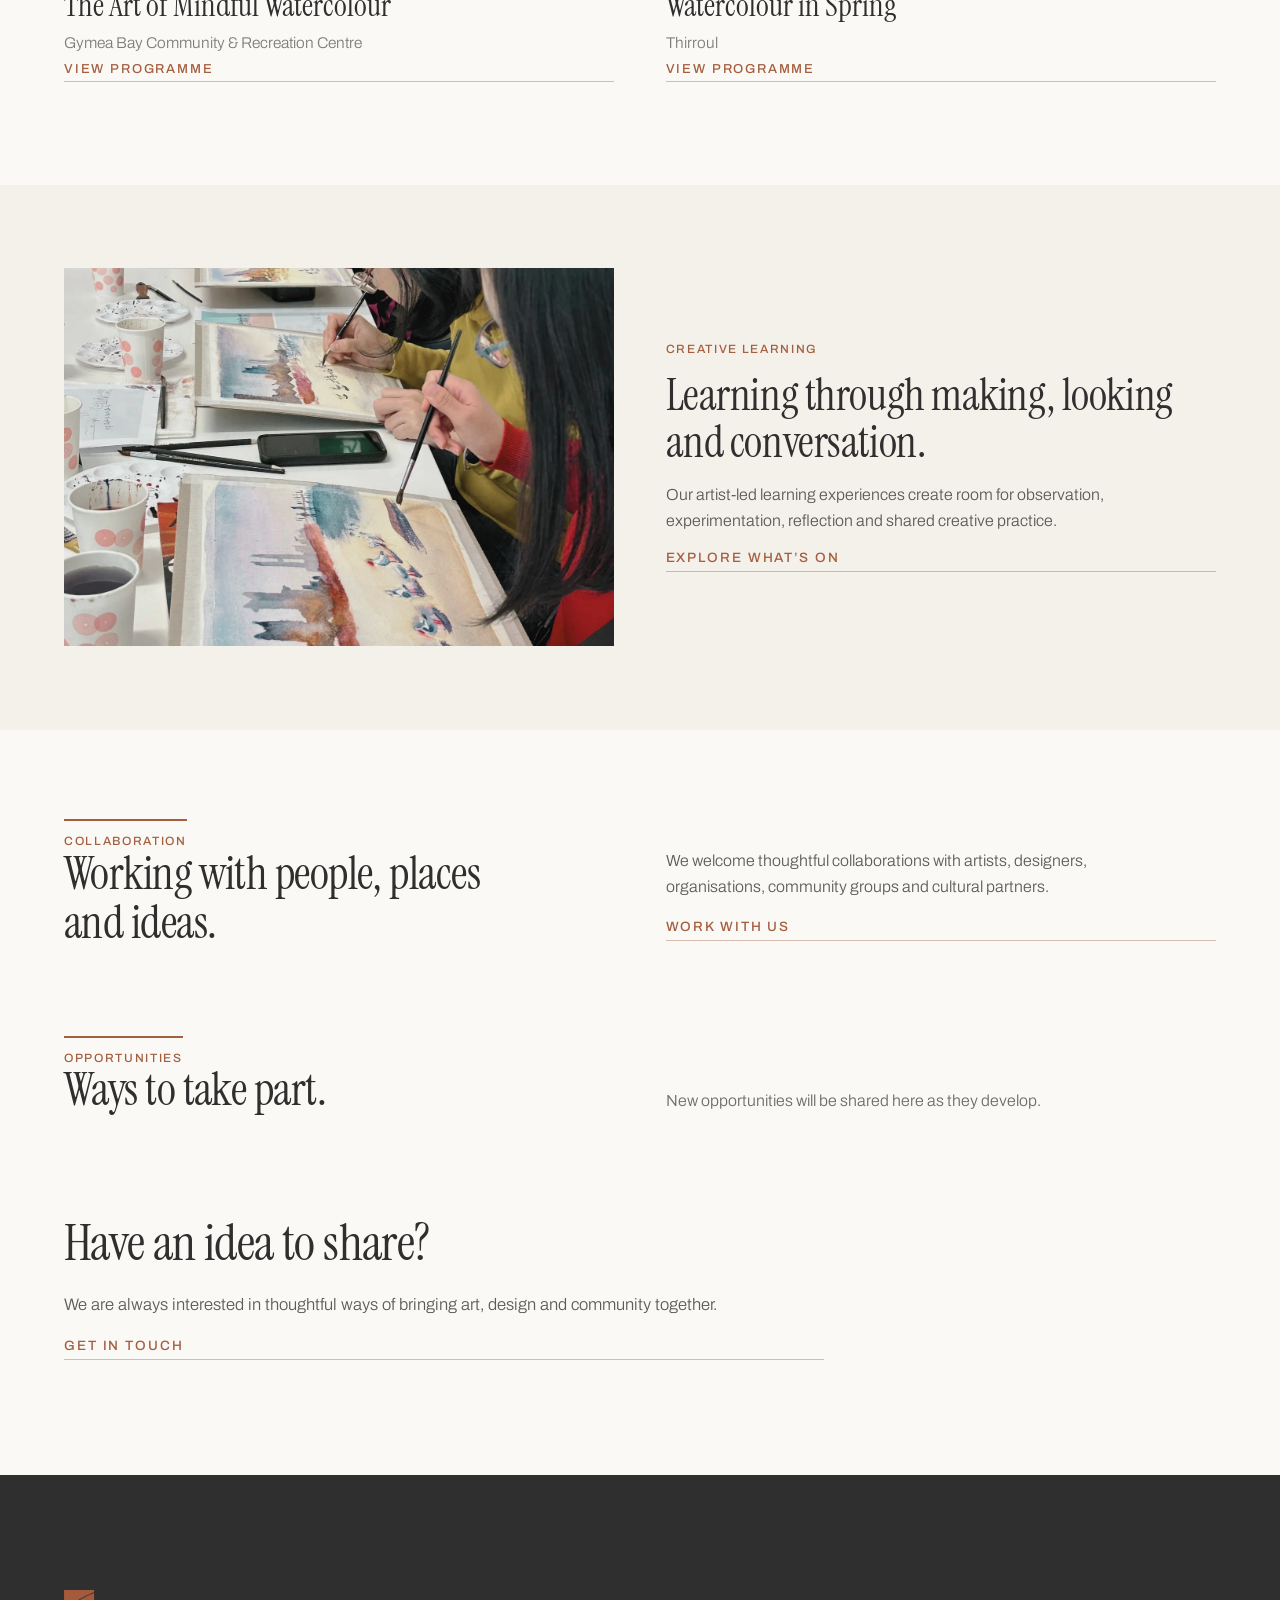
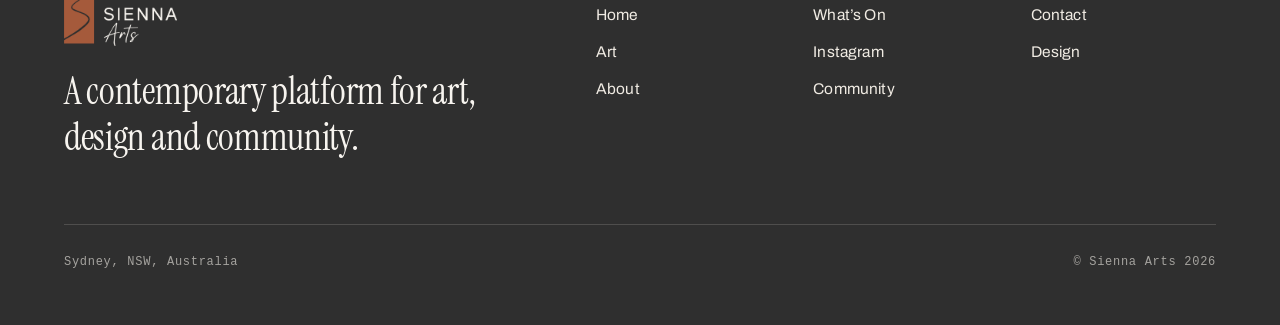
<file: community.html>
<!DOCTYPE html>
<html lang="en">
<head>
<meta charset="utf-8">
<meta name="viewport" content="width=device-width, initial-scale=1">
<title>Community — Sienna Arts</title>
<meta name="description" content="Sienna Arts creates space for artists, designers, audiences and partners to meet through shared projects and creative learning.">
<link rel="icon" href="assets/sienna-logo.png">
<link rel="preconnect" href="https://fonts.googleapis.com">
<link rel="preconnect" href="https://fonts.gstatic.com" crossorigin>
<link href="https://fonts.googleapis.com/css2?family=Instrument+Serif:ital@0;1&family=Archivo:wght@300;400;500;600&display=swap" rel="stylesheet">
<link rel="stylesheet" href="css/style.css">
</head>
<body>
<a class="skip-link" href="#main">Skip to content</a>

<header class="site-header" data-site-header>
  <div class="site-header__inner">
    <a href="index.html" class="site-header__logo" aria-label="Sienna Arts home">
      <img src="assets/sienna-logo.png" alt="Sienna Arts" width="1169" height="584">
    </a>

    <nav class="primary-nav" aria-label="Primary">
      <a href="index.html">Home</a>
      <a href="art.html">Art</a>
      <a href="design.html">Design</a>
      <a href="community.html" aria-current="page">Community</a>
      <a href="whats-on.html">What’s On</a>
      <a href="about.html">About</a>
    </nav>

    <button type="button" class="nav-toggle" data-nav-toggle aria-expanded="false" aria-label="Open menu" aria-controls="mobile-nav">
      <span></span><span></span><span></span>
    </button>
  </div>

  <nav class="mobile-nav" id="mobile-nav" aria-label="Primary">
      <a href="index.html">Home</a>
      <a href="art.html">Art</a>
      <a href="design.html">Design</a>
      <a href="community.html" aria-current="page">Community</a>
      <a href="whats-on.html">What’s On</a>
      <a href="about.html">About</a>
  </nav>
</header>

<main id="main">

  <section class="page-hero" aria-labelledby="community-intro">
    <p class="kicker eyebrow">Community</p>
    <div class="page-hero__grid">
      <h1 id="community-intro" class="page-hero__title">The people the work brings together.</h1>
      <p class="page-hero__lede">Sienna Arts creates space for artists, designers, audiences and partners to meet through shared projects, creative learning, cultural initiatives and collaboration.</p>
    </div>
    <div class="media page-hero__media" data-label="Community — image pending"><img src="assets/community-hero.webp" alt="Participants gathered around a table looking at watercolour work with the artist" onerror="this.closest('.media').classList.add('is-missing')"></div>
  </section>

  <section class="content-section" aria-labelledby="in-practice">
    <p class="kicker eyebrow">In Practice</p>
    <h2 id="in-practice" class="content-section__title" style="margin-bottom:clamp(32px,3.5vw,56px)">Creative experiences shared with others.</h2>
    <div class="event-cards">
      <article class="event-card">
        <div class="poster event-card__media" data-label="The Art of Mindful Watercolour — poster pending">
          <img src="assets/mindful-watercolour-wide.webp" alt="Poster for The Art of Mindful Watercolour, 17 October 2026, Gymea Bay Community and Recreation Centre" onerror="this.closest('.poster').classList.add('is-missing')">
        </div>
        <div class="event-card__body">
          <div class="event-card__meta"><span>Workshop</span><span>17 October 2026</span></div>
          <h3 class="event-card__title">The Art of Mindful Watercolour</h3>
          <p class="event-card__location">Gymea Bay Community &amp; Recreation Centre</p>
          <a href="https://www.eventbrite.com.au/e/1995864471361?aff=oddtdtcreator" rel="noopener" target="_blank" class="text-link text-link--sm">View Programme</a>
        </div>
      </article>
      <article class="event-card">
        <div class="poster event-card__media" data-label="Watercolour in Spring — poster pending">
          <img src="assets/watercolour-in-spring-wide.webp" alt="Poster for Watercolour in Spring, 14 November 2026, Thirroul" onerror="this.closest('.poster').classList.add('is-missing')">
        </div>
        <div class="event-card__body">
          <div class="event-card__meta"><span>Workshop</span><span>14 November 2026</span></div>
          <h3 class="event-card__title">Watercolour in Spring</h3>
          <p class="event-card__location">Thirroul</p>
          <a href="https://www.eventbrite.com.au/e/1998335626653?aff=oddtdtcreator" rel="noopener" target="_blank" class="text-link text-link--sm">View Programme</a>
        </div>
      </article>
    </div>
  </section>

  <section class="split-feature" aria-labelledby="creative-learning">
    <div class="split-feature__inner">
      <div class="media split-feature__media" data-label="Creative learning — image pending"><img src="assets/creative-learning.webp" alt="Participants painting in watercolour alongside the artist" onerror="this.closest('.media').classList.add('is-missing')"></div>
      <div class="split-feature__body">
        <p class="kicker">Creative Learning</p>
        <h2 id="creative-learning" class="split-feature__title">Learning through making, looking and conversation.</h2>
        <p class="split-feature__text">Our artist-led learning experiences create room for observation, experimentation, reflection and shared creative practice.</p>
        <a href="whats-on.html" class="text-link">Explore What&rsquo;s On</a>
      </div>
    </div>
  </section>

  <section class="content-section" aria-labelledby="collaboration">
    <p class="kicker eyebrow">Collaboration</p>
    <div class="content-section__grid">
      <h2 id="collaboration" class="content-section__title">Working with people, places and ideas.</h2>
      <div style="display:flex;flex-direction:column;gap:18px;padding-bottom:6px">
        <p class="content-section__text">We welcome thoughtful collaborations with artists, designers, organisations, community groups and cultural partners.</p>
        <a href="contact.html" class="text-link">Work with us</a>
      </div>
    </div>
  </section>

  <section class="content-section" aria-labelledby="opportunities">
    <p class="kicker eyebrow">Opportunities</p>
    <div class="content-section__grid">
      <h2 id="opportunities" class="content-section__title">Ways to take part.</h2>
      <p class="content-section__text" style="color:rgba(47,47,47,0.7)">New opportunities will be shared here as they develop.</p>
    </div>
  </section>

  <section class="closing" aria-labelledby="community-closing">
    <div class="closing__inner">
      <h2 id="community-closing" class="closing__title">Have an idea to share?</h2>
      <p class="closing__text">We are always interested in thoughtful ways of bringing art, design and community together.</p>
      <a href="contact.html" class="text-link">Get in touch</a>
    </div>
  </section>

</main>

<footer class="site-footer">
  <div class="wrap site-footer__top">
    <div class="site-footer__brand">
      <a href="index.html" class="site-footer__logo" aria-label="Sienna Arts home">
        <img src="assets/sienna-logo-light.png" alt="Sienna Arts" width="1169" height="584">
      </a>
      <p class="site-footer__tagline">A contemporary platform for art, design and community.</p>
    </div>
    <nav class="footer-nav" aria-label="Footer">
      <a href="index.html">Home</a>
      <a href="whats-on.html">What’s On</a>
      <a href="contact.html">Contact</a>
      <a href="art.html">Art</a>
      <a href="https://www.instagram.com/siennaarts.au/" rel="noopener" target="_blank">Instagram</a>
      <a href="design.html">Design</a>
      <a href="about.html">About</a>
      <a href="community.html">Community</a>
    </nav>
  </div>
  <div class="wrap site-footer__bottom">
    <span>Sydney, NSW, Australia</span>
    <span>&copy; Sienna Arts 2026</span>
  </div>
</footer>

<script src="js/main.js"></script>
</body>
</html>
</file>
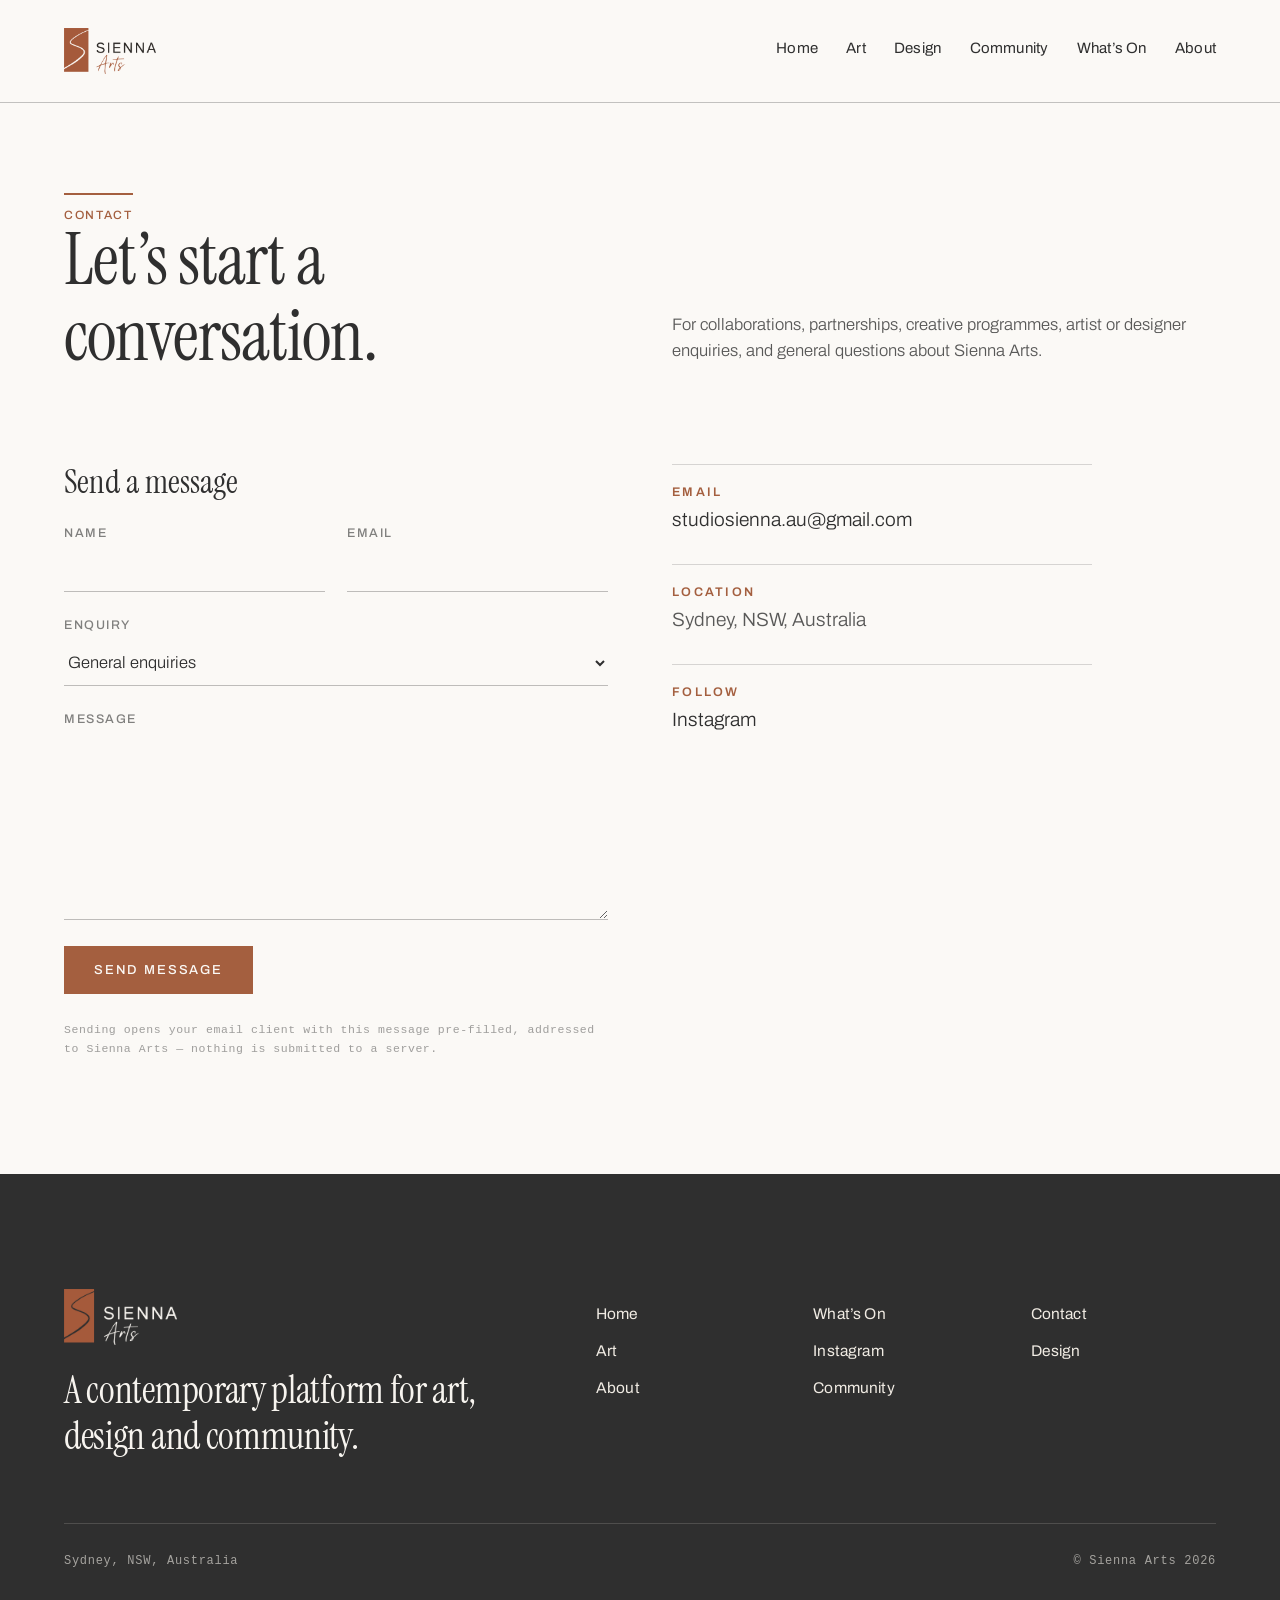
<file: contact.html>
<!DOCTYPE html>
<html lang="en">
<head>
<meta charset="utf-8">
<meta name="viewport" content="width=device-width, initial-scale=1">
<title>Contact — Sienna Arts</title>
<meta name="description" content="Get in touch with Sienna Arts for collaborations, partnerships, creative programmes, artist or designer enquiries, and general questions.">
<link rel="icon" href="assets/sienna-logo.png">
<link rel="preconnect" href="https://fonts.googleapis.com">
<link rel="preconnect" href="https://fonts.gstatic.com" crossorigin>
<link href="https://fonts.googleapis.com/css2?family=Instrument+Serif:ital@0;1&family=Archivo:wght@300;400;500;600&display=swap" rel="stylesheet">
<link rel="stylesheet" href="css/style.css">
</head>
<body>
<a class="skip-link" href="#main">Skip to content</a>

<header class="site-header" data-site-header>
  <div class="site-header__inner">
    <a href="index.html" class="site-header__logo" aria-label="Sienna Arts home">
      <img src="assets/sienna-logo.png" alt="Sienna Arts" width="1169" height="584">
    </a>

    <nav class="primary-nav" aria-label="Primary">
      <a href="index.html">Home</a>
      <a href="art.html">Art</a>
      <a href="design.html">Design</a>
      <a href="community.html">Community</a>
      <a href="whats-on.html">What&rsquo;s On</a>
      <a href="about.html">About</a>
    </nav>

    <button type="button" class="nav-toggle" data-nav-toggle aria-expanded="false" aria-label="Open menu" aria-controls="mobile-nav">
      <span></span><span></span><span></span>
    </button>
  </div>

  <nav class="mobile-nav" id="mobile-nav" aria-label="Primary">
    <a href="index.html">Home</a>
    <a href="art.html">Art</a>
    <a href="design.html">Design</a>
    <a href="community.html">Community</a>
    <a href="whats-on.html">What&rsquo;s On</a>
    <a href="about.html">About</a>
  </nav>
</header>

<main id="main">

  <section class="page-hero" aria-labelledby="contact-intro">
    <p class="kicker eyebrow">Contact</p>
    <div class="page-hero__grid">
      <h1 id="contact-intro" class="page-hero__title">Let&rsquo;s start a conversation.</h1>
      <p class="page-hero__lede">For collaborations, partnerships, creative programmes, artist or designer enquiries, and general questions about Sienna Arts.</p>
    </div>
  </section>

  <section class="content-section content-section--last" aria-labelledby="contact-form-heading">
    <div class="contact-layout">

      <form class="contact-form" data-mailto-form novalidate>
        <h2 id="contact-form-heading" class="contact-form__title">Send a message</h2>

        <div class="form-row">
          <div class="form-field">
            <label for="c-name">Name</label>
            <input id="c-name" name="name" type="text" autocomplete="name" required>
          </div>
          <div class="form-field">
            <label for="c-email">Email</label>
            <input id="c-email" name="email" type="email" autocomplete="email" required>
          </div>
        </div>

        <div class="form-field">
          <label for="c-subject">Enquiry</label>
          <select id="c-subject" name="subject">
            <option>General enquiries</option>
            <option>Collaborations &amp; partnerships</option>
            <option>Creative programmes</option>
            <option>Artist / designer enquiries</option>
          </select>
        </div>

        <div class="form-field">
          <label for="c-message">Message</label>
          <textarea id="c-message" name="message" rows="6" required></textarea>
        </div>

        <button type="submit" class="form-submit">Send message</button>

        <p class="form-note">Sending opens your email client with this message pre-filled, addressed to Sienna Arts — nothing is submitted to a server.</p>
      </form>

      <aside class="contact-aside">
        <div class="contact-aside__block">
          <h2>Email</h2>
          <p><a href="mailto:studiosienna.au@gmail.com">studiosienna.au@gmail.com</a></p>
        </div>
        <div class="contact-aside__block">
          <h2>Location</h2>
          <p>Sydney, NSW, Australia</p>
        </div>
        <div class="contact-aside__block">
          <h2>Follow</h2>
          <p><a href="https://www.instagram.com/siennaarts.au/" rel="noopener" target="_blank">Instagram</a></p>
        </div>
      </aside>

    </div>
  </section>

</main>

<footer class="site-footer">
  <div class="wrap site-footer__top">
    <div class="site-footer__brand">
      <a href="index.html" class="site-footer__logo" aria-label="Sienna Arts home">
        <img src="assets/sienna-logo-light.png" alt="Sienna Arts" width="1169" height="584">
      </a>
      <p class="site-footer__tagline">A contemporary platform for art, design and community.</p>
    </div>
    <nav class="footer-nav" aria-label="Footer">
      <a href="index.html">Home</a>
      <a href="whats-on.html">What&rsquo;s On</a>
      <a href="contact.html" aria-current="page">Contact</a>
      <a href="art.html">Art</a>
      <a href="https://www.instagram.com/siennaarts.au/" rel="noopener" target="_blank">Instagram</a>
      <a href="design.html">Design</a>
      <a href="about.html">About</a>
      <a href="community.html">Community</a>
    </nav>
  </div>
  <div class="wrap site-footer__bottom">
    <span>Sydney, NSW, Australia</span>
    <span>&copy; Sienna Arts 2026</span>
  </div>
</footer>

<script src="js/main.js"></script>
</body>
</html>
</file>
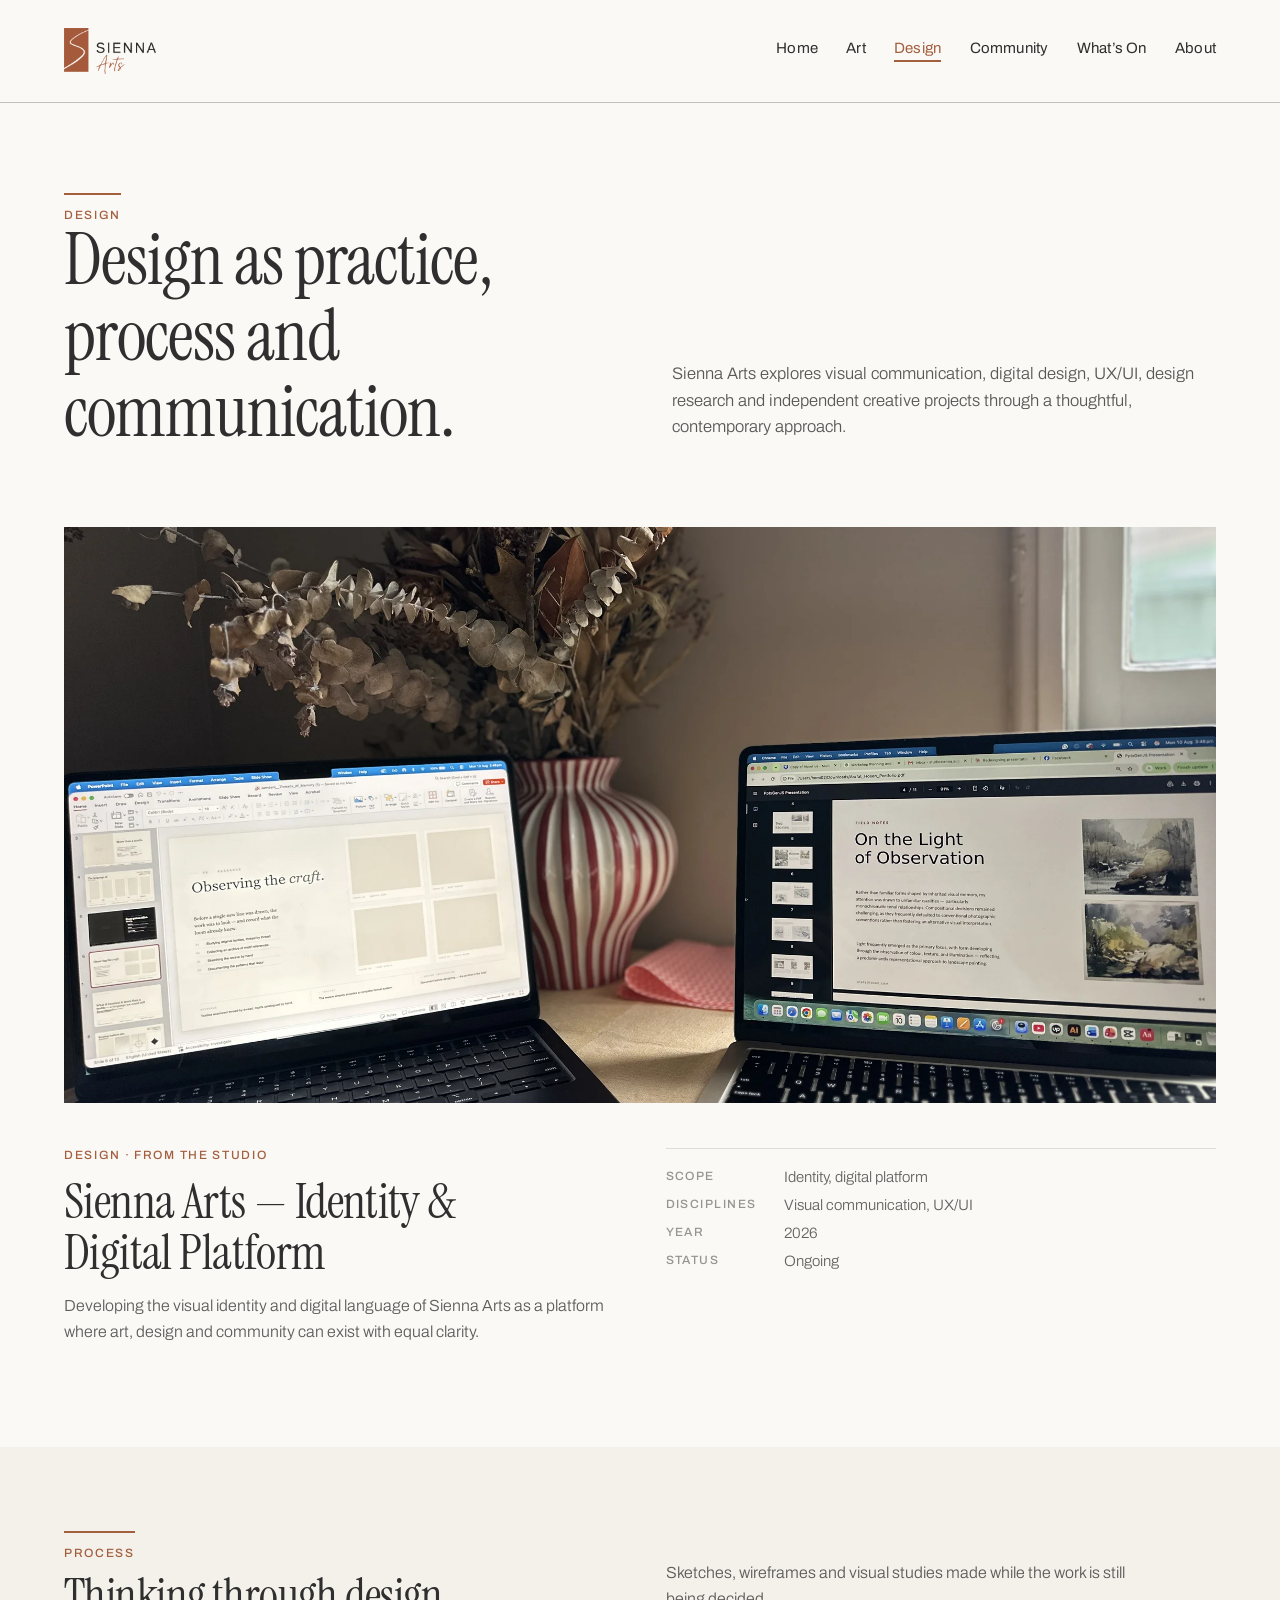
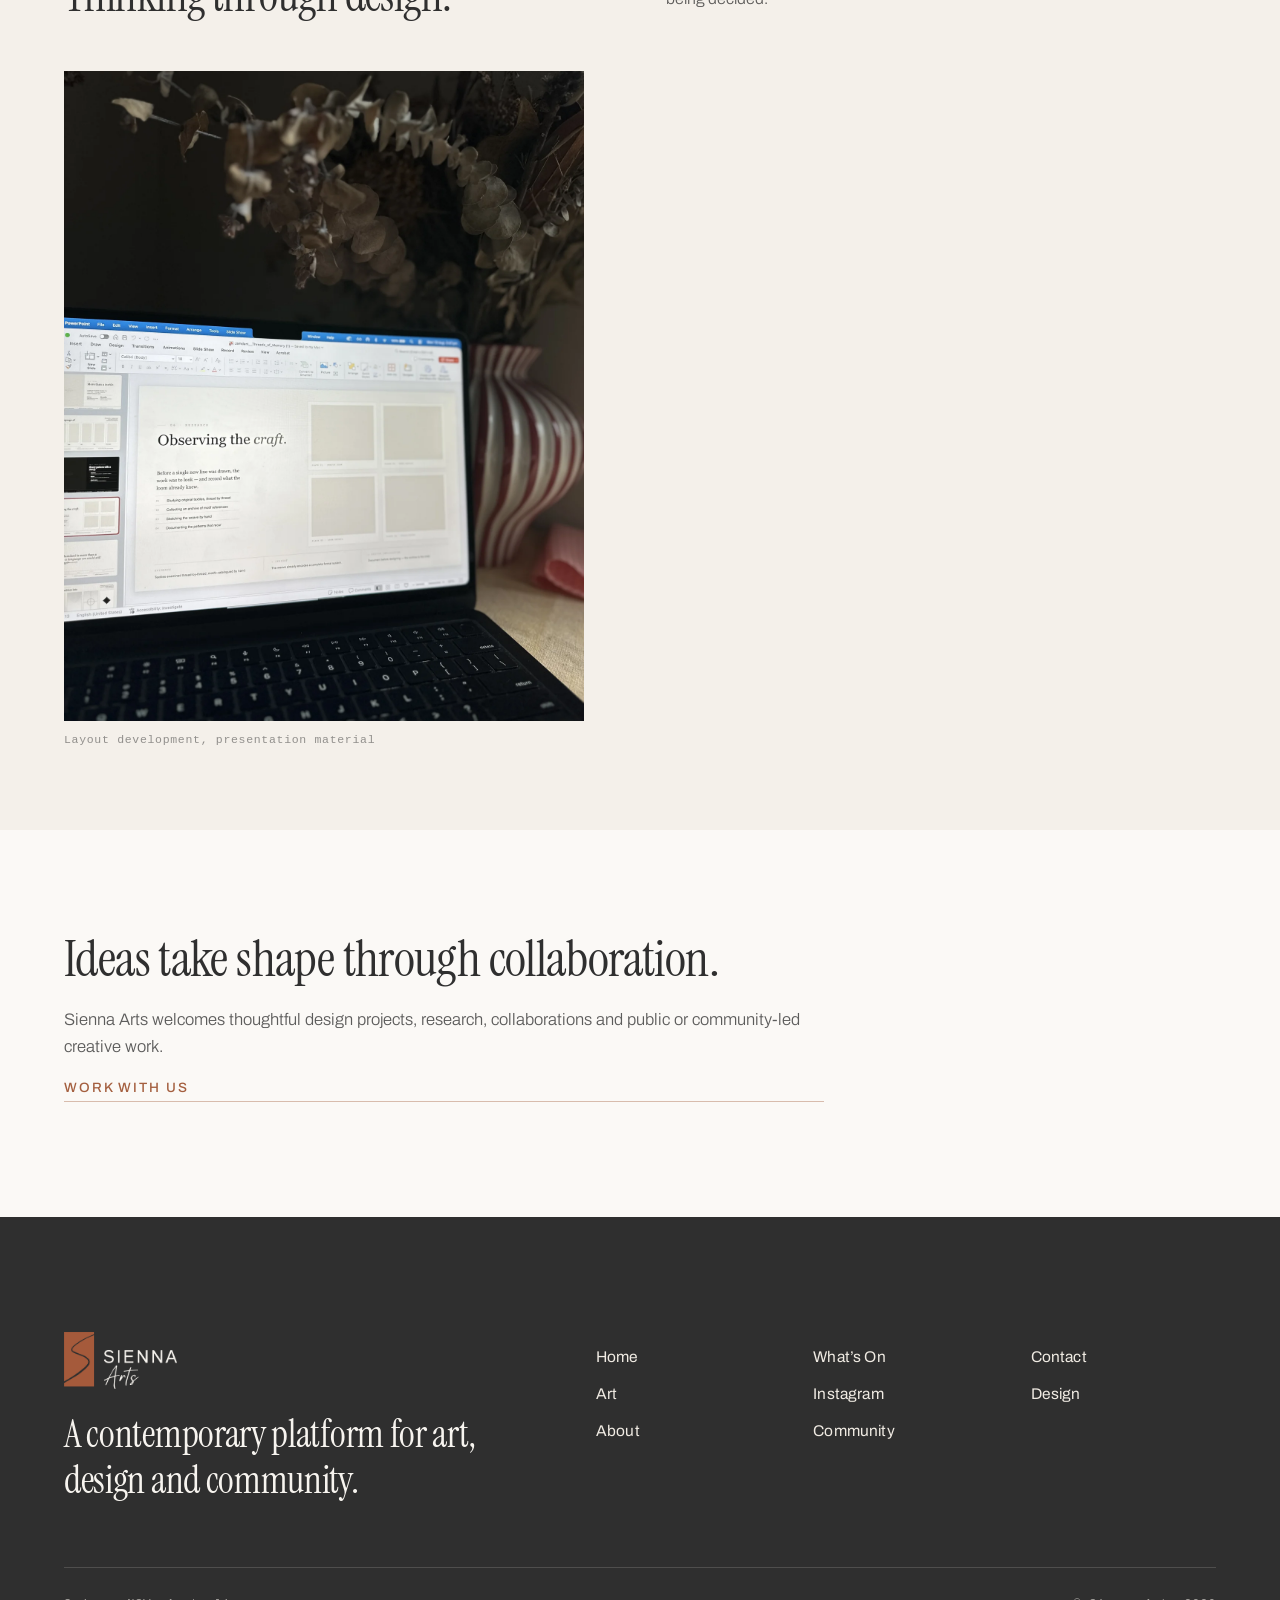
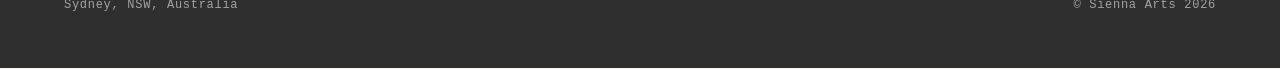
<file: design.html>
<!DOCTYPE html>
<html lang="en">
<head>
<meta charset="utf-8">
<meta name="viewport" content="width=device-width, initial-scale=1">
<title>Design — Sienna Arts</title>
<meta name="description" content="Visual communication, digital design, UX/UI, design research and independent creative projects at Sienna Arts.">
<link rel="icon" href="assets/sienna-logo.png">
<link rel="preconnect" href="https://fonts.googleapis.com">
<link rel="preconnect" href="https://fonts.gstatic.com" crossorigin>
<link href="https://fonts.googleapis.com/css2?family=Instrument+Serif:ital@0;1&family=Archivo:wght@300;400;500;600&display=swap" rel="stylesheet">
<link rel="stylesheet" href="css/style.css">
</head>
<body>
<a class="skip-link" href="#main">Skip to content</a>

<header class="site-header" data-site-header>
  <div class="site-header__inner">
    <a href="index.html" class="site-header__logo" aria-label="Sienna Arts home">
      <img src="assets/sienna-logo.png" alt="Sienna Arts" width="1169" height="584">
    </a>

    <nav class="primary-nav" aria-label="Primary">
      <a href="index.html">Home</a>
      <a href="art.html">Art</a>
      <a href="design.html" aria-current="page">Design</a>
      <a href="community.html">Community</a>
      <a href="whats-on.html">What’s On</a>
      <a href="about.html">About</a>
    </nav>

    <button type="button" class="nav-toggle" data-nav-toggle aria-expanded="false" aria-label="Open menu" aria-controls="mobile-nav">
      <span></span><span></span><span></span>
    </button>
  </div>

  <nav class="mobile-nav" id="mobile-nav" aria-label="Primary">
      <a href="index.html">Home</a>
      <a href="art.html">Art</a>
      <a href="design.html" aria-current="page">Design</a>
      <a href="community.html">Community</a>
      <a href="whats-on.html">What’s On</a>
      <a href="about.html">About</a>
  </nav>
</header>

<main id="main">

  <section class="page-hero" aria-labelledby="design-intro">
    <p class="kicker eyebrow">Design</p>
    <div class="page-hero__grid">
      <h1 id="design-intro" class="page-hero__title">Design as practice, process and communication.</h1>
      <p class="page-hero__lede">Sienna Arts explores visual communication, digital design, UX/UI, design research and independent creative projects through a thoughtful, contemporary approach.</p>
    </div>
  </section>

  <section class="feature-media" aria-labelledby="identity-digital-platform">
    <div class="media feature-media__image" data-label="Identity & digital platform — image pending"><img src="assets/identity-digital-platform.webp" alt="Sienna Arts editorial layouts and portfolio pages in progress on two screens" onerror="this.closest('.media').classList.add('is-missing')"></div>
    <div class="feature-media__grid">
      <div class="feature-media__body">
        <p class="kicker">Design &middot; From the Studio</p>
        <h2 id="identity-digital-platform" class="feature-media__title">Sienna Arts &mdash; Identity &amp; Digital Platform</h2>
        <p class="feature-media__text">Developing the visual identity and digital language of Sienna Arts as a platform where art, design and community can exist with equal clarity.</p>
      </div>
      <dl class="meta-list">
        <dt>Scope</dt><dd>Identity, digital platform</dd>
        <dt>Disciplines</dt><dd>Visual communication, UX/UI</dd>
        <dt>Year</dt><dd>2026</dd>
        <dt>Status</dt><dd>Ongoing</dd>
      </dl>
    </div>
  </section>

  <section class="process" aria-labelledby="design-process">
    <div class="process__inner">
      <p class="kicker eyebrow">Process</p>
      <div class="process__header">
        <h2 id="design-process" class="process__title">Thinking through design.</h2>
        <p class="process__text">Sketches, wireframes and visual studies made while the work is still being decided.</p>
      </div>
      <div class="process__figures">
        <figure>
          <div class="media" data-label="Design studio — image pending"><img src="assets/design-studio.webp" alt="Editorial slide layouts in development on screen in the studio" onerror="this.closest('.media').classList.add('is-missing')"></div>
          <figcaption>Layout development, presentation material</figcaption>
        </figure>
      </div>
    </div>
  </section>

  <section class="closing" aria-labelledby="design-collab">
    <div class="closing__inner">
      <h2 id="design-collab" class="closing__title">Ideas take shape through collaboration.</h2>
      <p class="closing__text">Sienna Arts welcomes thoughtful design projects, research, collaborations and public or community-led creative work.</p>
      <a href="contact.html" class="text-link">Work with us</a>
    </div>
  </section>

</main>

<footer class="site-footer">
  <div class="wrap site-footer__top">
    <div class="site-footer__brand">
      <a href="index.html" class="site-footer__logo" aria-label="Sienna Arts home">
        <img src="assets/sienna-logo-light.png" alt="Sienna Arts" width="1169" height="584">
      </a>
      <p class="site-footer__tagline">A contemporary platform for art, design and community.</p>
    </div>
    <nav class="footer-nav" aria-label="Footer">
      <a href="index.html">Home</a>
      <a href="whats-on.html">What’s On</a>
      <a href="contact.html">Contact</a>
      <a href="art.html">Art</a>
      <a href="https://www.instagram.com/siennaarts.au/" rel="noopener" target="_blank">Instagram</a>
      <a href="design.html">Design</a>
      <a href="about.html">About</a>
      <a href="community.html">Community</a>
    </nav>
  </div>
  <div class="wrap site-footer__bottom">
    <span>Sydney, NSW, Australia</span>
    <span>&copy; Sienna Arts 2026</span>
  </div>
</footer>

<script src="js/main.js"></script>
</body>
</html>
</file>
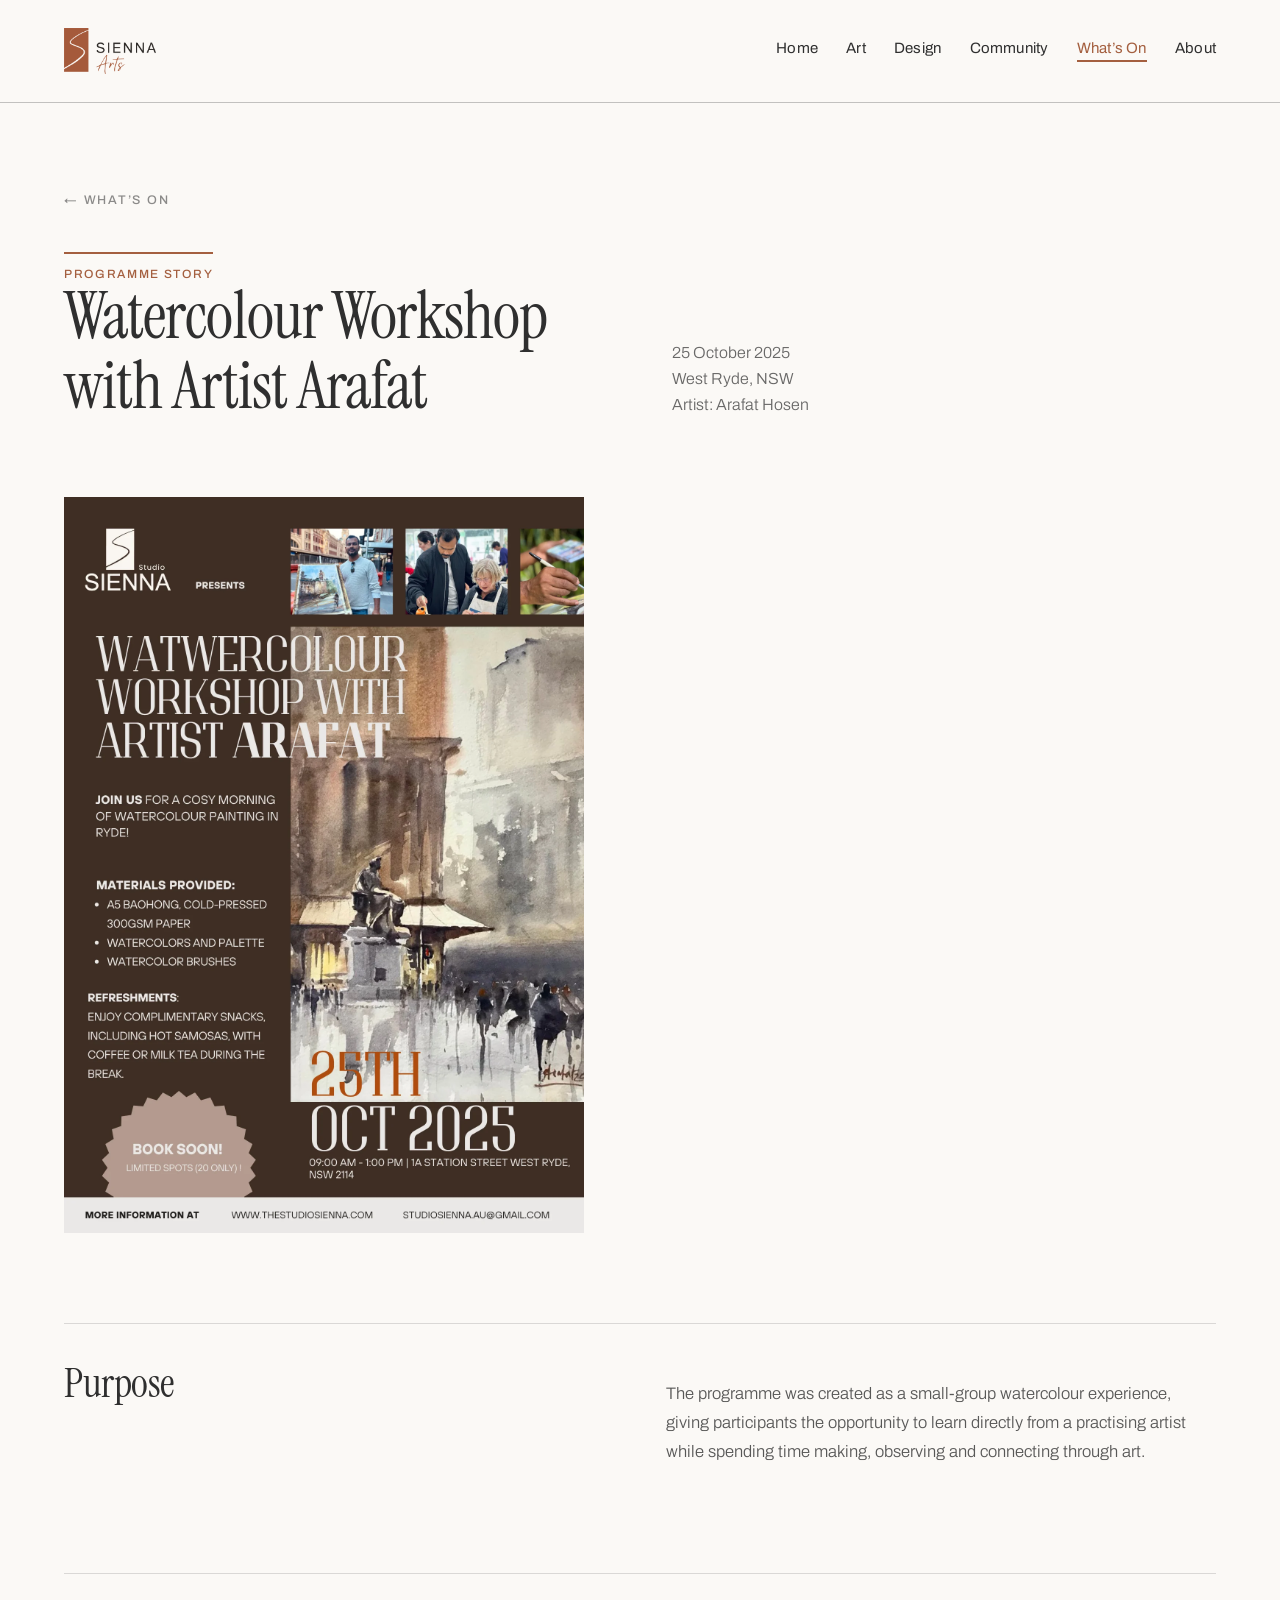
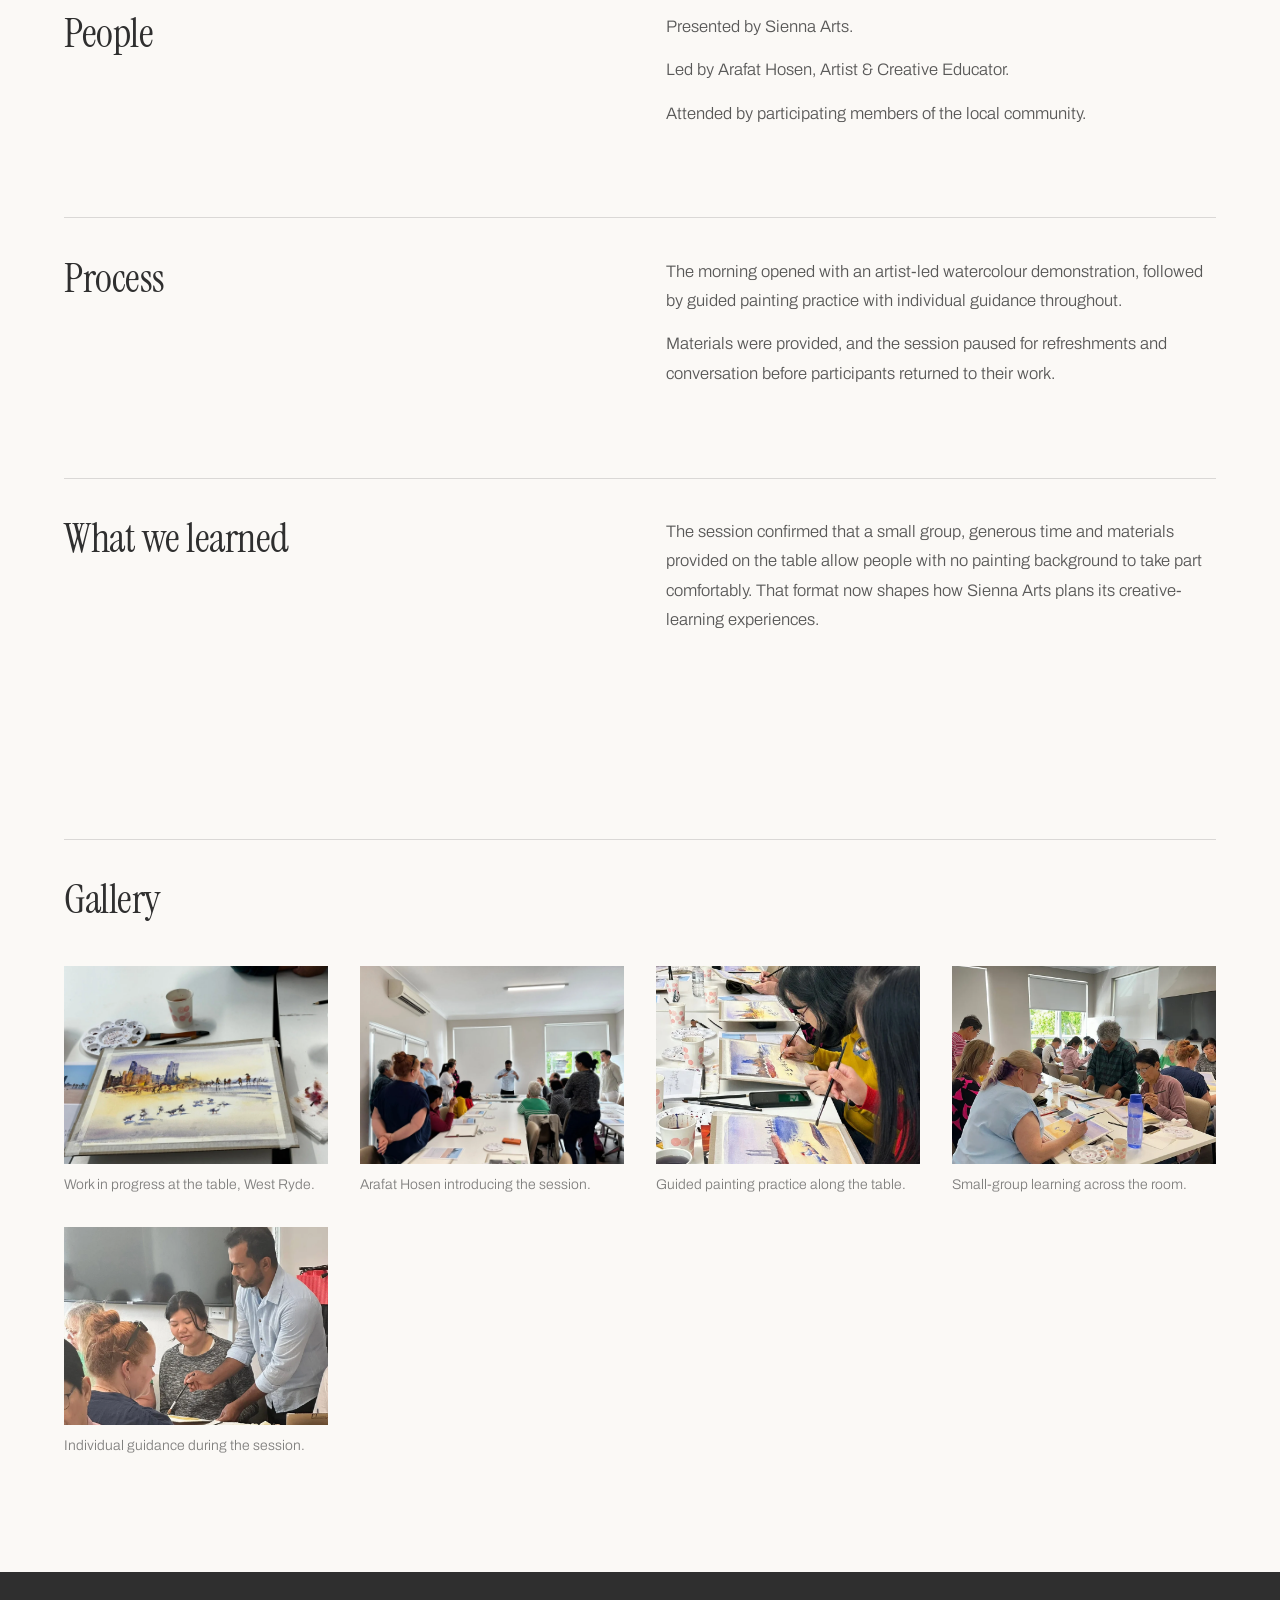
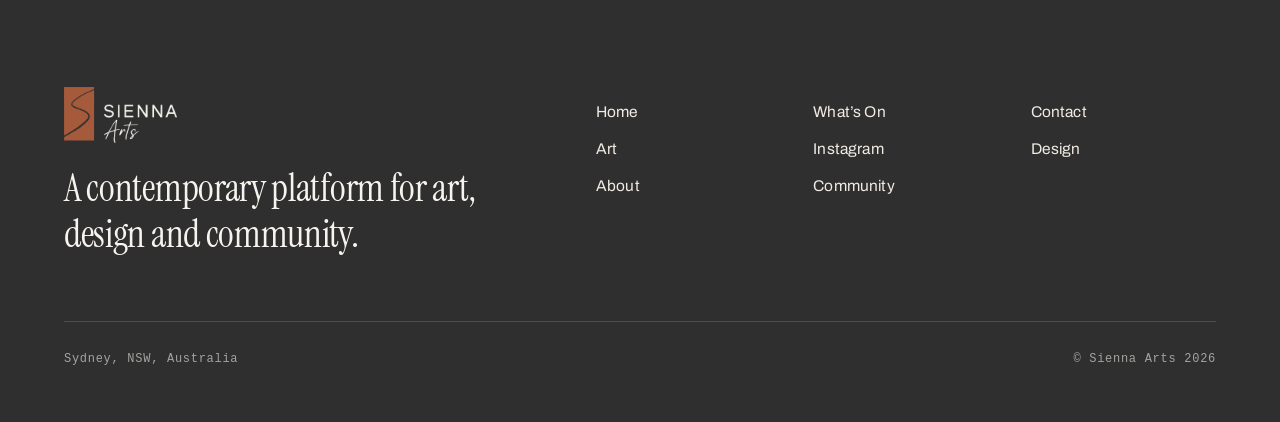
<file: ryde-watercolour-workshop-2025.html>
<!DOCTYPE html>
<html lang="en">
<head>
<meta charset="utf-8">
<meta name="viewport" content="width=device-width, initial-scale=1">
<title>Watercolour Workshop with Artist Arafat — Sienna Arts</title>
<meta name="description" content="Programme story: Watercolour Workshop with Artist Arafat, 25 October 2025, West Ryde, NSW.">
<link rel="icon" href="assets/sienna-logo.png">
<link rel="preconnect" href="https://fonts.googleapis.com">
<link rel="preconnect" href="https://fonts.gstatic.com" crossorigin>
<link href="https://fonts.googleapis.com/css2?family=Instrument+Serif:ital@0;1&family=Archivo:wght@300;400;500;600&display=swap" rel="stylesheet">
<link rel="stylesheet" href="css/style.css">
</head>
<body>
<a class="skip-link" href="#main">Skip to content</a>

<header class="site-header" data-site-header>
  <div class="site-header__inner">
    <a href="index.html" class="site-header__logo" aria-label="Sienna Arts home">
      <img src="assets/sienna-logo.png" alt="Sienna Arts" width="1169" height="584">
    </a>

    <nav class="primary-nav" aria-label="Primary">
      <a href="index.html">Home</a>
      <a href="art.html">Art</a>
      <a href="design.html">Design</a>
      <a href="community.html">Community</a>
      <a href="whats-on.html" aria-current="page">What&rsquo;s On</a>
      <a href="about.html">About</a>
    </nav>

    <button type="button" class="nav-toggle" data-nav-toggle aria-expanded="false" aria-label="Open menu" aria-controls="mobile-nav">
      <span></span><span></span><span></span>
    </button>
  </div>

  <nav class="mobile-nav" id="mobile-nav" aria-label="Primary">
    <a href="index.html">Home</a>
    <a href="art.html">Art</a>
    <a href="design.html">Design</a>
    <a href="community.html">Community</a>
    <a href="whats-on.html" aria-current="page">What&rsquo;s On</a>
    <a href="about.html">About</a>
  </nav>
</header>

<main id="main">

  <section class="page-hero" aria-labelledby="story-title">
    <a href="whats-on.html" class="back-link">&larr; What&rsquo;s On</a>
    <p class="kicker eyebrow">Programme story</p>
    <div class="page-hero__grid">
      <h1 id="story-title" class="page-hero__title" style="font-size:clamp(38px, 5.2vw, 66px)">Watercolour Workshop with Artist Arafat</h1>
      <div class="story-meta">
        <p>25 October 2025</p>
        <p>West Ryde, NSW</p>
        <p>Artist: Arafat Hosen</p>
      </div>
    </div>
  </section>

  <section class="feature-media" aria-label="Programme poster">
    <div class="story-poster">
      <img src="assets/ryde-workshop-2025-poster.webp" alt="Poster for Watercolour Workshop with Artist Arafat, 25 October 2025, West Ryde">
    </div>
  </section>

  <section class="content-section" aria-labelledby="story-purpose">
    <div class="story-row">
      <h2 id="story-purpose">Purpose</h2>
      <p class="story-row__body">The programme was created as a small-group watercolour experience, giving participants the opportunity to learn directly from a practising artist while spending time making, observing and connecting through art.</p>
    </div>
  </section>

  <section class="content-section" aria-labelledby="story-people">
    <div class="story-row">
      <h2 id="story-people">People</h2>
      <div class="story-row__body">
        <p>Presented by Sienna Arts.</p>
        <p>Led by Arafat Hosen, Artist &amp; Creative Educator.</p>
        <p>Attended by participating members of the local community.</p>
      </div>
    </div>
  </section>

  <section class="content-section" aria-labelledby="story-process">
    <div class="story-row">
      <h2 id="story-process">Process</h2>
      <div class="story-row__body">
        <p>The morning opened with an artist-led watercolour demonstration, followed by guided painting practice with individual guidance throughout.</p>
        <p>Materials were provided, and the session paused for refreshments and conversation before participants returned to their work.</p>
      </div>
    </div>
  </section>

  <!-- OUTCOME: section withheld from publication until real attendance figures,
       participant feedback (with permission to publish) and post-session community
       engagement are available. No outcome data is invented in the meantime.
       Restore using the Outcome section in Programme Story.dc.html once verified. -->

  <section class="content-section content-section--last" aria-labelledby="story-learned">
    <div class="story-row">
      <h2 id="story-learned">What we learned</h2>
      <div class="story-row__body">
        <!-- TO REVIEW: confirm or replace this reflection in your own words. -->
        <p>The session confirmed that a small group, generous time and materials provided on the table allow people with no painting background to take part comfortably. That format now shapes how Sienna Arts plans its creative-learning experiences.</p>
      </div>
    </div>
  </section>

  <section class="content-section content-section--last" aria-labelledby="story-gallery">
    <div class="story-row" style="border-top:1px solid rgba(47,47,47,0.16);display:block">
      <h2 id="story-gallery" style="margin-bottom:clamp(28px,3.5vw,48px)">Gallery</h2>
      <div class="gallery-grid">
        <figure>
          <div class="media" data-label="Work in progress at the table — image pending">
            <img src="assets/ryde-workshop-participant-work.webp" alt="Watercolour of a beach and city skyline with seagulls, taped to a board beside a palette, brushes and reference photograph" onerror="this.closest('.media').classList.add('is-missing')">
          </div>
          <figcaption>Work in progress at the table, West Ryde.</figcaption>
        </figure>
        <figure>
          <div class="media" data-label="Arafat Hosen introducing the session — image pending">
            <img src="assets/ryde-workshop-demonstration.webp" alt="Arafat Hosen speaking to participants gathered around tables set with paper, palettes and reference prints" onerror="this.closest('.media').classList.add('is-missing')">
          </div>
          <figcaption>Arafat Hosen introducing the session.</figcaption>
        </figure>
        <figure>
          <div class="media" data-label="Guided painting practice — image pending">
            <img src="assets/ryde-workshop-participants-painting.webp" alt="Participants seated along the table painting watercolour skylines, brushes in hand, palettes and reference prints beside them" style="object-position:center 40%" onerror="this.closest('.media').classList.add('is-missing')">
          </div>
          <figcaption>Guided painting practice along the table.</figcaption>
        </figure>
        <figure>
          <div class="media" data-label="Small-group learning — image pending">
            <img src="assets/ryde-workshop-tables.webp" alt="Participants working at joined tables with palettes, brushes and paper, an assisting participant leaning over to look at a painting" style="object-position:center 45%" onerror="this.closest('.media').classList.add('is-missing')">
          </div>
          <figcaption>Small-group learning across the room.</figcaption>
        </figure>
        <figure>
          <div class="media" data-label="Individual guidance — image pending">
            <img src="assets/ryde-workshop-individual-guidance.webp" alt="Arafat Hosen leaning over a table to guide a participant, brush in hand, others painting nearby" style="object-position:center 45%" onerror="this.closest('.media').classList.add('is-missing')">
          </div>
          <figcaption>Individual guidance during the session.</figcaption>
        </figure>
      </div>
    </div>
  </section>

</main>

<footer class="site-footer">
  <div class="wrap site-footer__top">
    <div class="site-footer__brand">
      <a href="index.html" class="site-footer__logo" aria-label="Sienna Arts home">
        <img src="assets/sienna-logo-light.png" alt="Sienna Arts" width="1169" height="584">
      </a>
      <p class="site-footer__tagline">A contemporary platform for art, design and community.</p>
    </div>
    <nav class="footer-nav" aria-label="Footer">
      <a href="index.html">Home</a>
      <a href="whats-on.html">What&rsquo;s On</a>
      <a href="contact.html">Contact</a>
      <a href="art.html">Art</a>
      <a href="https://www.instagram.com/siennaarts.au/" rel="noopener" target="_blank">Instagram</a>
      <a href="design.html">Design</a>
      <a href="about.html">About</a>
      <a href="community.html">Community</a>
    </nav>
  </div>
  <div class="wrap site-footer__bottom">
    <span>Sydney, NSW, Australia</span>
    <span>&copy; Sienna Arts 2026</span>
  </div>
</footer>

<script src="js/main.js"></script>
</body>
</html>
</file>
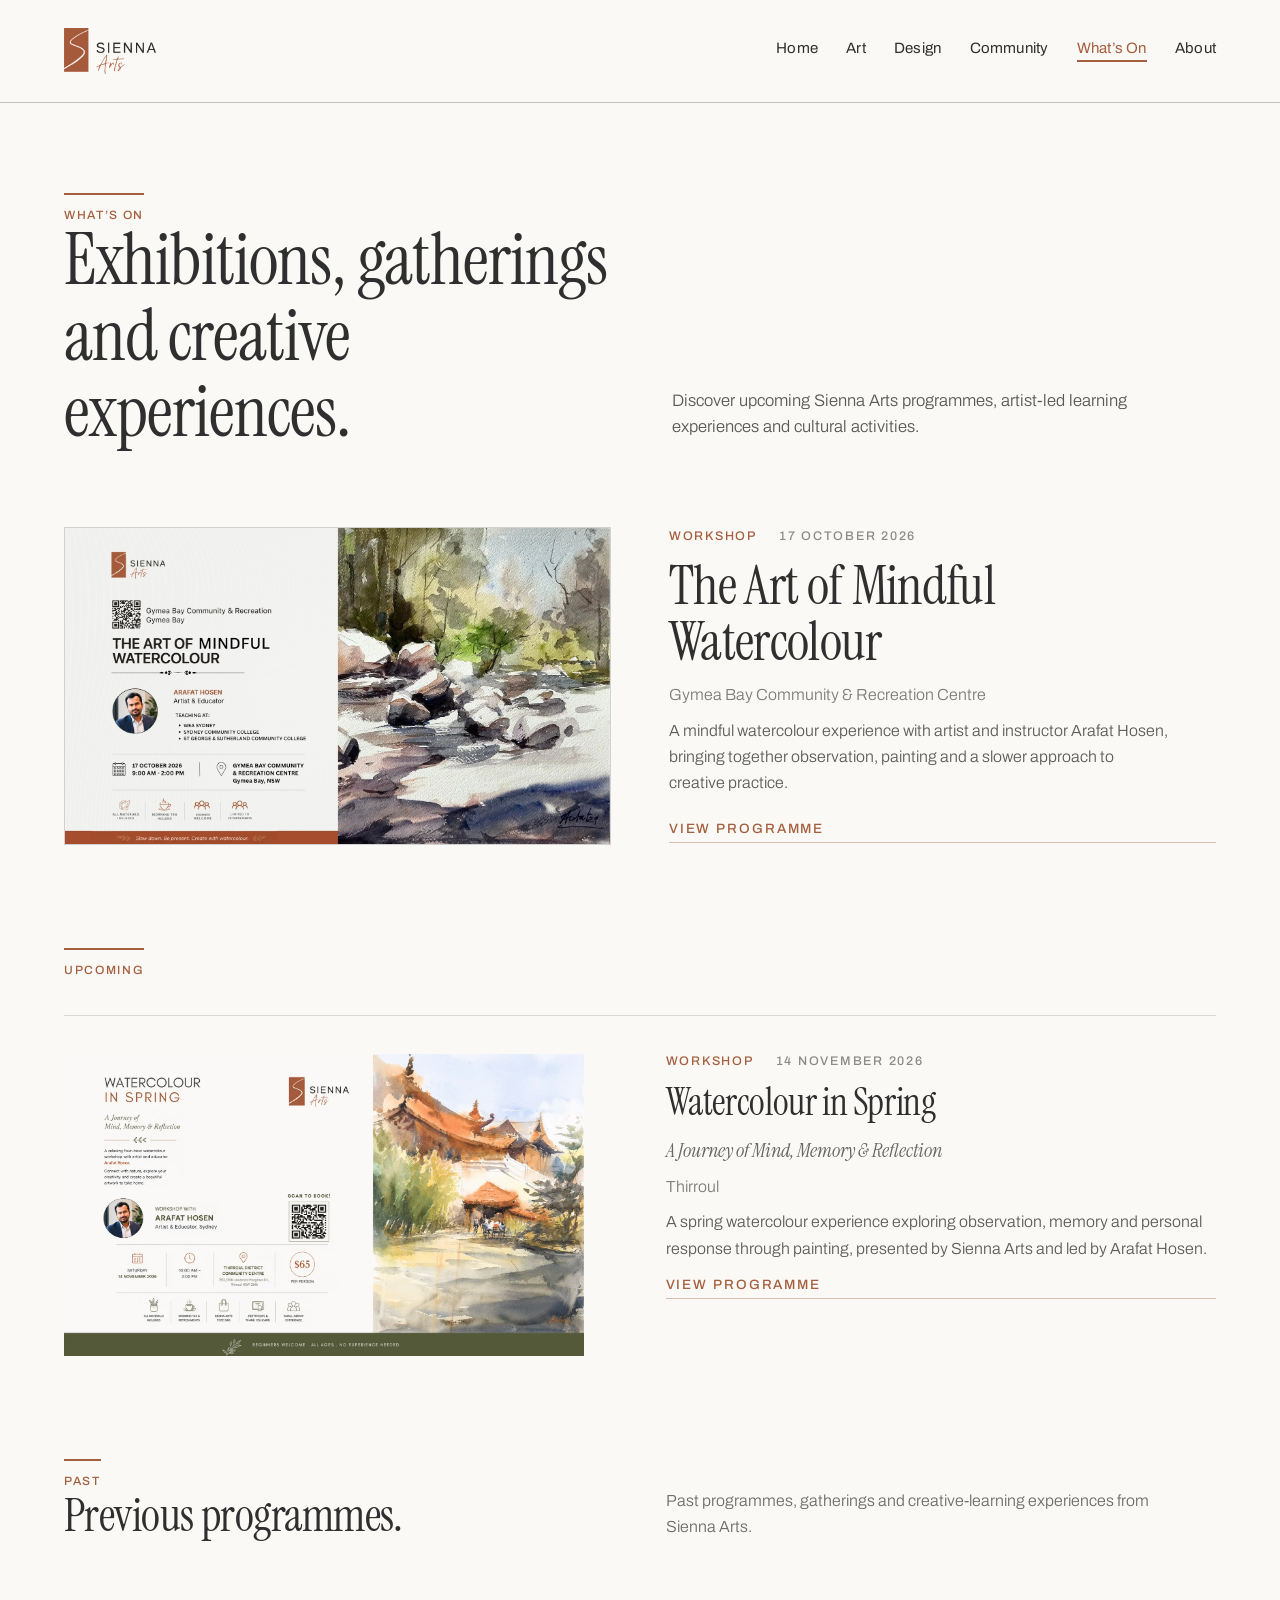
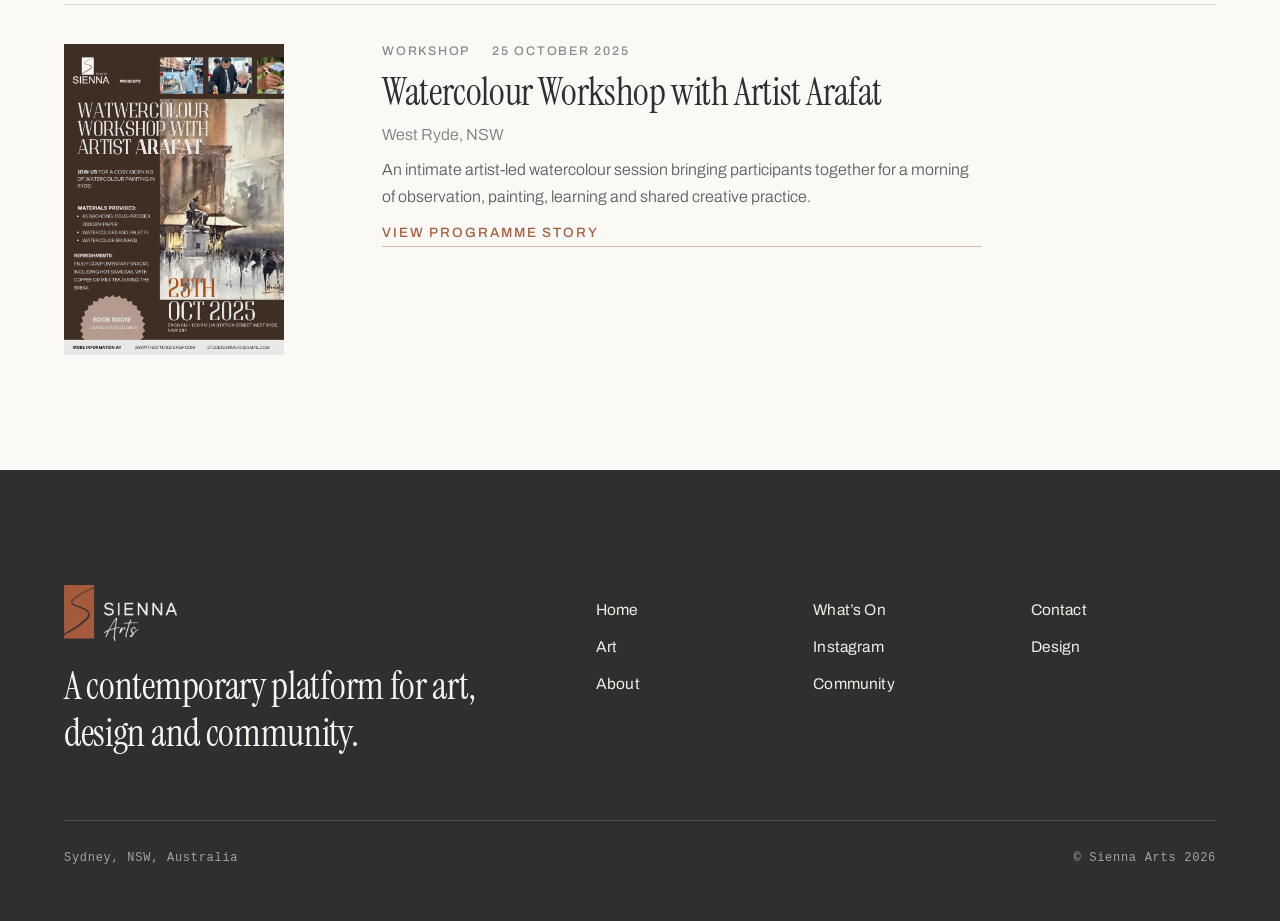
<file: whats-on.html>
<!DOCTYPE html>
<html lang="en">
<head>
<meta charset="utf-8">
<meta name="viewport" content="width=device-width, initial-scale=1">
<title>What’s On — Sienna Arts</title>
<meta name="description" content="Discover upcoming Sienna Arts programmes, artist-led learning experiences and cultural activities.">
<link rel="icon" href="assets/sienna-logo.png">
<link rel="preconnect" href="https://fonts.googleapis.com">
<link rel="preconnect" href="https://fonts.gstatic.com" crossorigin>
<link href="https://fonts.googleapis.com/css2?family=Instrument+Serif:ital@0;1&family=Archivo:wght@300;400;500;600&display=swap" rel="stylesheet">
<link rel="stylesheet" href="css/style.css">
</head>
<body>
<a class="skip-link" href="#main">Skip to content</a>

<header class="site-header" data-site-header>
  <div class="site-header__inner">
    <a href="index.html" class="site-header__logo" aria-label="Sienna Arts home">
      <img src="assets/sienna-logo.png" alt="Sienna Arts" width="1169" height="584">
    </a>

    <nav class="primary-nav" aria-label="Primary">
      <a href="index.html">Home</a>
      <a href="art.html">Art</a>
      <a href="design.html">Design</a>
      <a href="community.html">Community</a>
      <a href="whats-on.html" aria-current="page">What’s On</a>
      <a href="about.html">About</a>
    </nav>

    <button type="button" class="nav-toggle" data-nav-toggle aria-expanded="false" aria-label="Open menu" aria-controls="mobile-nav">
      <span></span><span></span><span></span>
    </button>
  </div>

  <nav class="mobile-nav" id="mobile-nav" aria-label="Primary">
      <a href="index.html">Home</a>
      <a href="art.html">Art</a>
      <a href="design.html">Design</a>
      <a href="community.html">Community</a>
      <a href="whats-on.html" aria-current="page">What’s On</a>
      <a href="about.html">About</a>
  </nav>
</header>

<main id="main">

  <section class="page-hero" aria-labelledby="whatson-intro">
    <p class="kicker eyebrow">What&rsquo;s On</p>
    <div class="page-hero__grid">
      <h1 id="whatson-intro" class="page-hero__title">Exhibitions, gatherings and creative experiences.</h1>
      <p class="page-hero__lede">Discover upcoming Sienna Arts programmes, artist-led learning experiences and cultural activities.</p>
    </div>
  </section>

  <section class="feature-media" aria-labelledby="featured-programme">
    <div class="featured-event">
      <div class="poster featured-event__media" data-label="The Art of Mindful Watercolour — poster pending">
        <img src="assets/mindful-watercolour-wide.webp" alt="Poster for The Art of Mindful Watercolour, 17 October 2026, Gymea Bay Community and Recreation Centre" onerror="this.closest('.poster').classList.add('is-missing')">
      </div>
      <div class="featured-event__body">
        <div class="featured-event__meta"><span>Workshop</span><span>17 October 2026</span></div>
        <h2 id="featured-programme" class="featured-event__title">The Art of Mindful Watercolour</h2>
        <p class="featured-event__location">Gymea Bay Community &amp; Recreation Centre</p>
        <p class="featured-event__text">A mindful watercolour experience with artist and instructor Arafat Hosen, bringing together observation, painting and a slower approach to creative practice.</p>
        <a href="https://www.eventbrite.com.au/e/1995864471361?aff=oddtdtcreator" rel="noopener" target="_blank" class="text-link" style="margin-top:10px">View Programme</a>
      </div>
    </div>
  </section>

  <section class="content-section" aria-labelledby="upcoming" style="padding-top:clamp(64px,8vw,128px)">
    <p class="kicker eyebrow" style="margin-bottom:clamp(28px,3vw,44px)">Upcoming</p>
    <article class="timeline-row" style="grid-template-columns:repeat(auto-fit,minmax(280px,1fr));border-top:1px solid rgba(47,47,47,0.16);margin-top:0">
      <div class="poster" data-label="Watercolour in Spring — poster pending" style="max-width:520px">
        <img src="assets/watercolour-in-spring-wide.webp" alt="Poster for Watercolour in Spring, A Journey of Mind, Memory and Reflection, 14 November 2026, Thirroul" onerror="this.closest('.poster').classList.add('is-missing')">
      </div>
      <div class="timeline-row__body">
        <div class="featured-event__meta"><span>Workshop</span><span>14 November 2026</span></div>
        <h3 id="upcoming" class="timeline-row__title">Watercolour in Spring</h3>
        <p style="margin:0;font-family:'Instrument Serif',Georgia,serif;font-style:italic;font-size:clamp(18px,1.6vw,22px);line-height:1.3;color:rgba(47,47,47,0.72)">A Journey of Mind, Memory &amp; Reflection</p>
        <p class="timeline-row__location">Thirroul</p>
        <p class="timeline-row__text">A spring watercolour experience exploring observation, memory and personal response through painting, presented by Sienna Arts and led by Arafat Hosen.</p>
        <a href="https://www.eventbrite.com.au/e/1998335626653?aff=oddtdtcreator" rel="noopener" target="_blank" class="text-link">View Programme</a>
      </div>
    </article>
  </section>

  <section class="content-section content-section--last" aria-labelledby="past" style="padding-top:clamp(64px,8vw,128px)">
    <p class="kicker eyebrow">Past</p>
    <div class="content-section__grid">
      <h2 id="past" class="content-section__title">Previous programmes.</h2>
      <p class="content-section__text" style="color:rgba(47,47,47,0.7)">Past programmes, gatherings and creative-learning experiences from Sienna Arts.</p>
    </div>

    <article class="timeline-row">
      <div class="timeline-row__poster poster" data-label="Watercolour Workshop with Artist Arafat — poster pending">
        <img src="assets/ryde-workshop-2025-poster.webp" alt="Poster for Watercolour Workshop with Artist Arafat, 25 October 2025, West Ryde" onerror="this.closest('.poster').classList.add('is-missing')">
      </div>
      <div class="timeline-row__body">
        <div class="timeline-row__meta"><span>Workshop</span><span>25 October 2025</span></div>
        <h3 class="timeline-row__title">Watercolour Workshop with Artist Arafat</h3>
        <p class="timeline-row__location">West Ryde, NSW</p>
        <p class="timeline-row__text">An intimate artist-led watercolour session bringing participants together for a morning of observation, painting, learning and shared creative practice.</p>
        <a href="ryde-watercolour-workshop-2025.html" class="text-link">View Programme Story</a>
      </div>
    </article>
  </section>

</main>

<footer class="site-footer">
  <div class="wrap site-footer__top">
    <div class="site-footer__brand">
      <a href="index.html" class="site-footer__logo" aria-label="Sienna Arts home">
        <img src="assets/sienna-logo-light.png" alt="Sienna Arts" width="1169" height="584">
      </a>
      <p class="site-footer__tagline">A contemporary platform for art, design and community.</p>
    </div>
    <nav class="footer-nav" aria-label="Footer">
      <a href="index.html">Home</a>
      <a href="whats-on.html">What’s On</a>
      <a href="contact.html">Contact</a>
      <a href="art.html">Art</a>
      <a href="https://www.instagram.com/siennaarts.au/" rel="noopener" target="_blank">Instagram</a>
      <a href="design.html">Design</a>
      <a href="about.html">About</a>
      <a href="community.html">Community</a>
    </nav>
  </div>
  <div class="wrap site-footer__bottom">
    <span>Sydney, NSW, Australia</span>
    <span>&copy; Sienna Arts 2026</span>
  </div>
</footer>

<script src="js/main.js"></script>
</body>
</html>
</file>
<file: css/style.css>
/* Sienna Arts — site styles (shared across all pages) */

:root {
  --color-bg: #FBF9F6;
  --color-bg-alt: #F4F0EA;
  --color-ink: #2F2F2F;
  --color-ink-soft: rgba(47, 47, 47, 0.8);
  --color-ink-softer: rgba(47, 47, 47, 0.62);
  --color-accent: #A45F3F;
  --color-accent-line: rgba(164, 95, 63, 0.4);
  --color-footer-bg: #2F2F2F;
  --color-footer-ink: #F4F0EA;
  --color-footer-ink-soft: #F0EBE3;
  --color-footer-accent: #C57A55;
  --color-placeholder-bg: #ECE6DC;
  --color-placeholder-ink: rgba(47, 47, 47, 0.45);

  --font-serif: 'Instrument Serif', Georgia, serif;
  --font-sans: Archivo, Helvetica, Arial, sans-serif;
  --font-mono: ui-monospace, Menlo, monospace;

  --gutter: clamp(20px, 5vw, 72px);
}

*, *::before, *::after { box-sizing: border-box; }

html { -webkit-text-size-adjust: 100%; }

body {
  margin: 0;
  background: var(--color-bg);
  color: var(--color-ink);
  font-family: var(--font-sans);
  -webkit-font-smoothing: antialiased;
}

a {
  color: var(--color-ink);
  text-decoration: none;
}

img { max-width: 100%; }

.skip-link {
  position: absolute;
  left: -9999px;
  top: 0;
  background: var(--color-accent);
  color: #fff;
  padding: 12px 20px;
  z-index: 100;
}
.skip-link:focus {
  left: var(--gutter);
  top: 12px;
}

.wrap {
  max-width: 1440px;
  margin: 0 auto;
}

/* Eyebrow label used across sections */
.eyebrow {
  margin: 0 0 22px;
  display: inline-block;
  border-top: 2px solid var(--color-accent);
  padding-top: 13px;
  font-family: var(--font-sans);
  font-size: 12.5px;
  font-weight: 600;
  letter-spacing: 0.18em;
  text-transform: uppercase;
  color: var(--color-accent);
}

.text-link {
  display: inline-block;
  font-size: 13.5px;
  font-weight: 500;
  letter-spacing: 0.14em;
  text-transform: uppercase;
  color: var(--color-accent);
  padding-bottom: 6px;
  border-bottom: 1px solid var(--color-accent-line);
}
.text-link:hover { color: #8a4c31; border-color: #8a4c31; }

/* ---------- Media placeholder ---------- */
.media {
  position: relative;
  overflow: hidden;
  background: var(--color-placeholder-bg);
  display: block;
}
.media img {
  width: 100%;
  height: 100%;
  object-fit: cover;
  display: block;
}
.media.is-missing img { display: none; }
.media.is-missing::after {
  content: attr(data-label);
  position: absolute;
  inset: 0;
  display: flex;
  align-items: center;
  justify-content: center;
  text-align: center;
  padding: 16px;
  font-family: var(--font-sans);
  font-size: 12px;
  font-weight: 500;
  letter-spacing: 0.06em;
  text-transform: uppercase;
  color: var(--color-placeholder-ink);
  border: 1px dashed rgba(47, 47, 47, 0.18);
}

/* ---------- Header ---------- */
.site-header {
  position: relative;
  background: var(--color-bg);
  border-bottom: 1px solid rgba(47, 47, 47, 0.28);
}
.site-header__inner {
  max-width: 1440px;
  margin: 0 auto;
  display: flex;
  align-items: center;
  justify-content: space-between;
  gap: 24px;
  padding: clamp(18px, 2.2vw, 32px) var(--gutter);
}
.site-header__logo { display: block; line-height: 0; flex: none; }
.site-header__logo img {
  height: clamp(38px, 3.6vw, 52px);
  width: auto;
  display: block;
}

.primary-nav {
  display: flex;
  align-items: center;
  gap: clamp(18px, 2.2vw, 32px);
  font-size: 15px;
  font-weight: 400;
  letter-spacing: 0.015em;
}
.primary-nav a {
  padding-bottom: 4px;
  border-bottom: 2px solid transparent;
}
.primary-nav a:hover { color: var(--color-accent); }
.primary-nav a[aria-current="page"] {
  color: var(--color-accent);
  border-bottom-color: var(--color-accent);
}

.nav-toggle {
  display: none;
  flex-direction: column;
  justify-content: center;
  gap: 6px;
  width: 48px;
  height: 48px;
  padding: 0 12px;
  background: none;
  border: none;
  cursor: pointer;
  color: var(--color-ink);
}
.nav-toggle span {
  display: block;
  height: 1.5px;
  background: currentColor;
}
.nav-toggle:focus-visible {
  outline: 2px solid var(--color-accent);
  outline-offset: 2px;
}

.mobile-nav {
  display: none;
  border-top: 1px solid rgba(47, 47, 47, 0.12);
  background: var(--color-bg);
  padding: 8px var(--gutter) 24px;
}
.mobile-nav a {
  display: block;
  padding: 14px 0;
  font-size: 17px;
  border-bottom: 1px solid rgba(47, 47, 47, 0.08);
}
.mobile-nav a[aria-current="page"] { color: var(--color-accent); }

.site-header.is-open .mobile-nav { display: block; }

@media (max-width: 900px) {
  .primary-nav { display: none; }
  .nav-toggle { display: flex; }
}

/* ---------- Hero ---------- */
.hero {
  padding: clamp(56px, 10vw, 104px) var(--gutter) 0;
}
.hero__top {
  display: grid;
  grid-template-columns: minmax(0, 840fr) minmax(0, 480fr);
  gap: clamp(32px, 6vw, 104px);
  align-items: end;
  padding-bottom: 8px;
}
.hero__title {
  margin: 0;
  font-family: var(--font-serif);
  font-weight: 400;
  font-size: clamp(38px, 5.6vw, 82px);
  line-height: 1.08;
  letter-spacing: -0.015em;
  text-wrap: pretty;
}
.hero__aside {
  display: flex;
  flex-direction: column;
  gap: 30px;
  padding-bottom: 14px;
}
.hero__lede {
  margin: 0;
  font-size: 18px;
  line-height: 1.58;
  font-weight: 300;
  color: var(--color-ink-soft);
  text-wrap: pretty;
}
.hero__cta { align-self: flex-start; }

.hero__media {
  margin-top: clamp(36px, 6vw, 72px);
  display: flex;
  flex-direction: column;
  gap: 16px;
}
.hero__image {
  height: clamp(220px, 46vw, 660px);
}
.hero__image::before {
  content: "";
  position: absolute;
  top: 0; left: 0; right: 0;
  height: 42%;
  background: linear-gradient(to bottom, rgba(30, 30, 30, 0.55), rgba(30, 30, 30, 0));
  pointer-events: none;
}
.hero__caption-row {
  display: flex;
  justify-content: space-between;
  align-items: baseline;
  gap: 16px;
  flex-wrap: wrap;
  border-top: 1px solid var(--color-accent-line);
  padding-top: 13px;
}
.hero__caption-label {
  font-size: 13px;
  font-weight: 500;
  letter-spacing: 0.14em;
  text-transform: uppercase;
  color: var(--color-accent);
}
.hero__caption-credit {
  font-family: var(--font-mono);
  font-size: 11.5px;
  letter-spacing: 0.06em;
  color: rgba(47, 47, 47, 0.5);
}

@media (max-width: 900px) {
  .hero__top { grid-template-columns: 1fr; align-items: start; }
  .hero__aside { padding-bottom: 0; }
}

/* ---------- Art & Design ---------- */
.streams {
  padding: clamp(72px, 12vw, 132px) var(--gutter) 0;
}
.streams__intro {
  margin: 0 0 clamp(40px, 6vw, 74px);
  max-width: 720px;
  font-family: var(--font-serif);
  font-size: clamp(24px, 3vw, 34px);
  line-height: 1.28;
  font-weight: 400;
  letter-spacing: -0.005em;
  text-wrap: pretty;
}
.streams__grid {
  display: grid;
  grid-template-columns: 1fr 1px 1fr;
  gap: clamp(32px, 4vw, 52px);
  align-items: start;
}
.stream {
  display: flex;
  flex-direction: column;
  gap: 28px;
}
.stream--design { padding-top: 92px; }
.stream__image { height: clamp(240px, 30vw, 440px); }
.stream__body {
  display: flex;
  flex-direction: column;
  gap: 18px;
  max-width: 520px;
}
.stream__heading {
  display: flex;
  align-items: baseline;
  gap: 16px;
}
.stream__index {
  font-family: var(--font-mono);
  font-size: 12px;
  letter-spacing: 0.08em;
  color: var(--color-accent);
}
.stream__title {
  margin: 0;
  font-family: var(--font-serif);
  font-weight: 400;
  font-size: clamp(38px, 4vw, 54px);
  line-height: 1;
  letter-spacing: -0.012em;
}
.stream__text {
  margin: 0;
  font-size: 17px;
  line-height: 1.62;
  font-weight: 300;
  color: var(--color-ink-soft);
  text-wrap: pretty;
}
.streams__divider {
  height: clamp(320px, 44vw, 660px);
  background: rgba(164, 95, 63, 0.32);
}

@media (max-width: 900px) {
  .streams__grid { grid-template-columns: 1fr; }
  .streams__divider { display: none; }
  .stream--design { padding-top: 0; }
}

/* ---------- Selected Work ---------- */
.work {
  margin-top: clamp(72px, 10vw, 140px);
  background: var(--color-bg-alt);
  padding: clamp(56px, 8vw, 104px) var(--gutter) clamp(64px, 9vw, 116px);
}
.work__header {
  display: grid;
  grid-template-columns: 1fr minmax(260px, 520px);
  gap: clamp(32px, 6vw, 96px);
  align-items: end;
  margin-bottom: clamp(40px, 6vw, 72px);
}
.work__title {
  margin: 0;
  font-family: var(--font-serif);
  font-weight: 400;
  font-size: clamp(32px, 4.4vw, 56px);
  line-height: 1.06;
  letter-spacing: -0.012em;
  max-width: 640px;
  text-wrap: pretty;
}
.work__intro {
  margin: 0;
  font-size: 17px;
  line-height: 1.62;
  font-weight: 300;
  color: rgba(47, 47, 47, 0.72);
  text-wrap: pretty;
}
.work__grid {
  display: grid;
  grid-template-columns: 1fr 1fr;
  gap: clamp(32px, 4vw, 52px) clamp(32px, 5vw, 72px);
  align-items: start;
}
.work__feature {
  grid-column: 1 / -1;
  display: grid;
  grid-template-columns: 1fr minmax(260px, 400px);
  gap: clamp(28px, 4vw, 56px);
  align-items: end;
}
.work__feature-image { height: clamp(260px, 38vw, 520px); }
.work__card-body { display: flex; flex-direction: column; gap: 14px; padding-bottom: 6px; }
.work__kicker {
  margin: 0;
  font-family: var(--font-sans);
  font-size: 12px;
  font-weight: 500;
  letter-spacing: 0.14em;
  text-transform: uppercase;
  color: var(--color-accent);
}
.work__feature-title {
  margin: 0;
  font-family: var(--font-serif);
  font-weight: 400;
  font-size: clamp(26px, 3vw, 34px);
  line-height: 1.12;
  letter-spacing: -0.008em;
}
.work__text {
  margin: 0;
  font-size: 16.5px;
  line-height: 1.62;
  font-weight: 300;
  color: rgba(47, 47, 47, 0.76);
  text-wrap: pretty;
}
.work__card { display: flex; flex-direction: column; gap: 22px; }
.work__card--offset { padding-top: 40px; }
.work__card-image { height: clamp(220px, 26vw, 340px); }
.work__card .work__card-body { gap: 11px; max-width: 440px; padding-bottom: 0; }
.work__card-title {
  margin: 0;
  font-family: var(--font-serif);
  font-weight: 400;
  font-size: 26px;
  line-height: 1.16;
}

@media (max-width: 900px) {
  .work__header { grid-template-columns: 1fr; }
  .work__grid { grid-template-columns: 1fr; }
  .work__feature { grid-template-columns: 1fr; }
  .work__card--offset { padding-top: 0; }
}

/* ---------- What's On ---------- */
.whats-on {
  padding: clamp(72px, 10vw, 128px) var(--gutter) 0;
}
.whats-on__header {
  display: flex;
  flex-direction: column;
  gap: 26px;
  margin-bottom: clamp(40px, 6vw, 72px);
}
.whats-on__title {
  margin: 0;
  font-family: var(--font-serif);
  font-weight: 400;
  font-size: clamp(32px, 4.2vw, 52px);
  line-height: 1.08;
  letter-spacing: -0.012em;
  max-width: 760px;
  text-wrap: pretty;
}
.whats-on__intro {
  margin: 0;
  font-size: 17px;
  line-height: 1.62;
  font-weight: 300;
  color: rgba(47, 47, 47, 0.74);
  max-width: 640px;
  text-wrap: pretty;
}
.whats-on__grid {
  display: grid;
  grid-template-columns: minmax(0, 700fr) minmax(0, 500fr);
  gap: clamp(32px, 5vw, 72px);
  align-items: start;
  border-top: 1px solid rgba(164, 95, 63, 0.35);
  padding-top: 44px;
}
.event {
  display: flex;
  flex-direction: column;
  gap: 26px;
}
.event--secondary { padding-top: clamp(0px, 6vw, 120px); }
.event__media {
  background: #FFFFFF;
  border: 1px solid rgba(47, 47, 47, 0.22);
}
.event__media .media { aspect-ratio: 680 / 400; }
.event__body { display: flex; flex-direction: column; gap: 18px; max-width: 660px; }
.event--secondary .event__body { gap: 16px; }
.event__meta {
  display: flex;
  align-items: baseline;
  gap: 14px;
  flex-wrap: wrap;
  font-family: var(--font-sans);
  font-size: 12.5px;
  font-weight: 600;
  letter-spacing: 0.16em;
  text-transform: uppercase;
  color: var(--color-accent);
}
.event__meta-rule { width: 18px; height: 1px; background: rgba(164, 95, 63, 0.5); }
.event__title {
  margin: 0;
  font-family: var(--font-serif);
  font-weight: 400;
  font-size: clamp(30px, 3.4vw, 46px);
  line-height: 1.06;
  letter-spacing: -0.012em;
  text-wrap: pretty;
}
.event--secondary .event__title { font-size: clamp(28px, 3vw, 42px); letter-spacing: -0.01em; }
.event__subtitle {
  margin: 0;
  font-family: var(--font-serif);
  font-style: italic;
  font-size: 22px;
  line-height: 1.24;
  color: rgba(47, 47, 47, 0.68);
}
.event__title-group { display: flex; flex-direction: column; gap: 8px; }
.event__location { margin: 0; font-size: 16px; font-weight: 300; color: rgba(47, 47, 47, 0.62); }
.event__desc { margin: 0; font-size: 16.5px; line-height: 1.62; font-weight: 300; color: rgba(47, 47, 47, 0.76); text-wrap: pretty; }
.event--secondary .event__desc { font-size: 16px; color: rgba(47, 47, 47, 0.74); }

@media (max-width: 900px) {
  .whats-on__grid { grid-template-columns: 1fr; }
  .event--secondary { padding-top: 0; }
}

/* ---------- Community ---------- */
.community {
  margin-top: clamp(72px, 10vw, 140px);
  background: var(--color-bg-alt);
  display: grid;
  grid-template-columns: 1fr 1fr;
  align-items: stretch;
}
.community__media { min-height: 340px; }
.community__body {
  display: flex;
  flex-direction: column;
  justify-content: center;
  gap: 30px;
  padding: clamp(56px, 8vw, 120px) clamp(28px, 5vw, 84px) clamp(56px, 8vw, 120px) var(--gutter);
}
.community__title {
  margin: 0;
  font-family: var(--font-serif);
  font-weight: 400;
  font-size: clamp(32px, 3.6vw, 50px);
  line-height: 1.08;
  letter-spacing: -0.012em;
  max-width: 520px;
  text-wrap: pretty;
}
.community__text {
  margin: 0;
  max-width: 520px;
  font-size: 16.5px;
  line-height: 1.7;
  font-weight: 300;
  color: var(--color-ink-soft);
  text-wrap: pretty;
}
.community__text--soft { color: rgba(47, 47, 47, 0.74); }
.community__actions {
  display: flex;
  align-items: center;
  gap: 38px;
  flex-wrap: wrap;
  margin-top: 10px;
}
.community__secondary-link {
  font-size: 13.5px;
  font-weight: 500;
  letter-spacing: 0.14em;
  text-transform: uppercase;
  color: rgba(47, 47, 47, 0.6);
}
.community__secondary-link:hover { color: var(--color-ink); }

@media (max-width: 900px) {
  .community { grid-template-columns: 1fr; }
  .community__media { min-height: 320px; }
}

/* ---------- Footer ---------- */
.site-footer {
  background: var(--color-footer-bg);
  color: var(--color-footer-ink);
  padding: clamp(64px, 9vw, 124px) var(--gutter) clamp(36px, 5vw, 56px);
}
.site-footer__top {
  display: grid;
  grid-template-columns: 1fr minmax(280px, 620px);
  gap: clamp(40px, 6vw, 96px);
  align-items: start;
  padding-bottom: clamp(40px, 6vw, 64px);
  border-bottom: 1px solid rgba(244, 240, 234, 0.16);
}
.site-footer__brand { display: flex; flex-direction: column; gap: 22px; }
.site-footer__logo { display: block; line-height: 0; }
.site-footer__logo img { height: clamp(48px, 4.4vw, 64px); width: auto; display: block; }
.site-footer__tagline {
  margin: 0;
  font-family: var(--font-serif);
  font-size: clamp(26px, 3vw, 44px);
  line-height: 1.2;
  letter-spacing: -0.008em;
  max-width: 580px;
  color: #F7F4EF;
  text-wrap: pretty;
}
.footer-nav {
  display: grid;
  grid-template-columns: repeat(auto-fit, minmax(140px, 1fr));
  gap: 20px 32px;
  padding-top: 16px;
  font-size: 15.5px;
  font-weight: 400;
  letter-spacing: 0.01em;
}
.footer-nav a { color: var(--color-footer-ink-soft); }
.footer-nav a:hover { color: var(--color-footer-accent); }
.site-footer__bottom {
  display: flex;
  justify-content: space-between;
  flex-wrap: wrap;
  gap: 12px 32px;
  padding-top: 30px;
  font-family: var(--font-mono);
  font-size: 12px;
  letter-spacing: 0.06em;
  color: rgba(244, 240, 234, 0.6);
}

@media (max-width: 900px) {
  .site-footer__top { grid-template-columns: 1fr; }
}

/* =======================================================================
   Interior pages (Art, Design, Community, What's On, About)
   Shared building blocks — additive only, does not alter homepage rules.
   ======================================================================= */

.kicker {
  margin: 0;
  font-size: 12px;
  font-weight: 500;
  letter-spacing: 0.14em;
  text-transform: uppercase;
  color: var(--color-accent);
}

.secondary-link {
  font-size: 13.5px;
  font-weight: 500;
  letter-spacing: 0.14em;
  text-transform: uppercase;
  color: rgba(47, 47, 47, 0.6);
}
.secondary-link:hover { color: var(--color-ink); }

/* Poster images: shown at native aspect ratio (not cropped), matching the
   approved design's plain width:100%/height:auto flyer treatment. */
.poster { position: relative; display: block; background: var(--color-placeholder-bg); }
.poster img { width: 100%; height: auto; display: block; }
.poster.is-missing { aspect-ratio: 16 / 10; }
.poster.is-missing img { display: none; }

.media.is-missing::after,
.poster.is-missing::after {
  content: attr(data-label);
  position: absolute;
  inset: 0;
  display: flex;
  align-items: center;
  justify-content: center;
  text-align: center;
  padding: 16px;
  font-family: var(--font-sans);
  font-size: 12px;
  font-weight: 500;
  letter-spacing: 0.06em;
  text-transform: uppercase;
  color: var(--color-placeholder-ink);
  border: 1px dashed rgba(47, 47, 47, 0.18);
}

/* Page intro (eyebrow + title + lede), used at the top of every interior page */
.page-hero {
  max-width: 1440px;
  margin: 0 auto;
  padding: clamp(56px, 7vw, 104px) var(--gutter) 0;
}
.page-hero__grid {
  display: grid;
  grid-template-columns: repeat(auto-fit, minmax(340px, 1fr));
  gap: clamp(28px, 5vw, 96px);
  align-items: end;
}
.page-hero__title {
  margin: 0;
  font-family: var(--font-serif);
  font-weight: 400;
  font-size: clamp(40px, 5.6vw, 72px);
  line-height: 1.06;
  letter-spacing: -0.014em;
  text-wrap: pretty;
}
.page-hero__lede {
  margin: 0 0 10px;
  font-size: clamp(16px, 1.3vw, 18px);
  line-height: 1.6;
  font-weight: 300;
  color: var(--color-ink-soft);
  text-wrap: pretty;
}
.page-hero__media {
  margin-top: clamp(40px, 5vw, 72px);
  aspect-ratio: 16 / 8;
  min-height: 280px;
}

/* Full-width media strip used mid-page (Art, Design project features) */
.feature-media {
  max-width: 1440px;
  margin: 0 auto;
  padding: clamp(48px, 6vw, 88px) var(--gutter) 0;
}
.feature-media__image { aspect-ratio: 16 / 8; min-height: 280px; }
.feature-media__grid {
  display: grid;
  grid-template-columns: repeat(auto-fit, minmax(300px, 1fr));
  gap: clamp(28px, 4vw, 72px);
  margin-top: clamp(32px, 3.5vw, 52px);
  align-items: start;
}
.feature-media__body { display: flex; flex-direction: column; gap: 14px; }
.feature-media__title {
  margin: 0;
  font-family: var(--font-serif);
  font-weight: 400;
  font-size: clamp(32px, 3.8vw, 52px);
  line-height: 1.06;
  letter-spacing: -0.012em;
  text-wrap: pretty;
}
.feature-media__text {
  margin: 0;
  font-size: clamp(16px, 1.2vw, 17px);
  line-height: 1.64;
  font-weight: 300;
  color: rgba(47, 47, 47, 0.78);
  max-width: 560px;
  text-wrap: pretty;
}

/* Definition-list style project meta (Artist / Medium / Place / Status …) */
.meta-list {
  margin: 0;
  display: grid;
  grid-template-columns: auto 1fr;
  gap: 12px 28px;
  font-size: 15px;
  font-weight: 300;
  color: rgba(47, 47, 47, 0.74);
  border-top: 1px solid rgba(47, 47, 47, 0.14);
  padding-top: 20px;
}
.meta-list dt {
  font-size: 12px;
  font-weight: 500;
  letter-spacing: 0.12em;
  text-transform: uppercase;
  color: rgba(47, 47, 47, 0.5);
}
.meta-list dd { margin: 0; }

/* Small figure grid (Art process photos) */
.figure-grid {
  max-width: 1440px;
  margin: 0 auto;
  padding: clamp(56px, 7vw, 112px) var(--gutter) 0;
  display: grid;
  grid-template-columns: repeat(auto-fit, minmax(300px, 1fr));
  gap: clamp(24px, 3vw, 52px);
}
.figure-grid figure { margin: 0; display: flex; flex-direction: column; gap: 12px; }
.figure-grid .media { aspect-ratio: 5 / 4; }
.figure-grid figcaption {
  font-family: var(--font-mono);
  font-size: 11.5px;
  letter-spacing: 0.06em;
  color: rgba(47, 47, 47, 0.5);
}

/* Tinted-background image + text feature (Creative Learning callouts) */
.split-feature {
  background: var(--color-bg-alt);
  margin-top: clamp(64px, 8vw, 128px);
}
.split-feature__inner {
  max-width: 1440px;
  margin: 0 auto;
  padding: clamp(56px, 6.5vw, 104px) var(--gutter);
  display: grid;
  grid-template-columns: repeat(auto-fit, minmax(320px, 1fr));
  gap: clamp(28px, 4vw, 72px);
  align-items: center;
}
.split-feature__media { aspect-ratio: 16 / 11; }
.split-feature__body { display: flex; flex-direction: column; gap: 16px; }
.split-feature__title {
  margin: 0;
  font-family: var(--font-serif);
  font-weight: 400;
  font-size: clamp(30px, 3.4vw, 44px);
  line-height: 1.08;
  letter-spacing: -0.01em;
  text-wrap: pretty;
}
.split-feature__text {
  margin: 0;
  font-size: clamp(16px, 1.2vw, 17px);
  line-height: 1.64;
  font-weight: 300;
  color: rgba(47, 47, 47, 0.78);
  max-width: 520px;
  text-wrap: pretty;
}

/* Design process section */
.process {
  background: var(--color-bg-alt);
  margin-top: clamp(64px, 8vw, 128px);
}
.process__inner {
  max-width: 1440px;
  margin: 0 auto;
  padding: clamp(56px, 6.5vw, 104px) var(--gutter);
}
.process__header {
  display: grid;
  grid-template-columns: repeat(auto-fit, minmax(320px, 1fr));
  gap: clamp(28px, 4vw, 72px);
  align-items: end;
}
.process__title {
  margin: 0;
  font-family: var(--font-serif);
  font-weight: 400;
  font-size: clamp(30px, 3.6vw, 48px);
  line-height: 1.06;
  letter-spacing: -0.012em;
  text-wrap: pretty;
}
.process__text {
  margin: 0 0 8px;
  font-size: clamp(16px, 1.2vw, 17px);
  line-height: 1.64;
  font-weight: 300;
  color: rgba(47, 47, 47, 0.78);
  max-width: 520px;
  text-wrap: pretty;
}
.process__figures {
  display: grid;
  grid-template-columns: repeat(auto-fit, minmax(280px, 1fr));
  gap: clamp(24px, 3vw, 52px);
  margin-top: clamp(36px, 4vw, 64px);
}
.process__figures figure { margin: 0; display: flex; flex-direction: column; gap: 12px; max-width: 520px; }
.process__figures .media { aspect-ratio: 4 / 5; }
.process__figures figcaption {
  font-family: var(--font-mono);
  font-size: 11.5px;
  letter-spacing: 0.06em;
  color: rgba(47, 47, 47, 0.5);
}

/* Section heading + trailing link ("Currently on" / "All programmes") */
.section-heading-row {
  display: flex;
  flex-wrap: wrap;
  gap: 16px 40px;
  justify-content: space-between;
  align-items: baseline;
  margin-bottom: clamp(28px, 3vw, 44px);
}
.section-heading-row h2 {
  margin: 0;
  font-family: var(--font-serif);
  font-weight: 400;
  font-size: clamp(28px, 3vw, 40px);
  line-height: 1.1;
  letter-spacing: -0.01em;
}

/* Generic content section wrapper with the standard page gutters */
.content-section {
  max-width: 1440px;
  margin: 0 auto;
  padding: clamp(56px, 7vw, 112px) var(--gutter) 0;
}
.content-section--tight { padding-top: clamp(48px, 6vw, 88px); }
.content-section--last { padding-bottom: clamp(72px, 9vw, 140px); }
.content-section__grid {
  display: grid;
  grid-template-columns: repeat(auto-fit, minmax(320px, 1fr));
  gap: clamp(28px, 4vw, 88px);
  align-items: end;
}
.content-section__title {
  margin: 0;
  font-family: var(--font-serif);
  font-weight: 400;
  font-size: clamp(30px, 3.6vw, 48px);
  line-height: 1.06;
  letter-spacing: -0.012em;
  text-wrap: pretty;
}
.content-section__text {
  margin: 0;
  font-size: clamp(16px, 1.2vw, 17px);
  line-height: 1.64;
  font-weight: 300;
  color: rgba(47, 47, 47, 0.78);
  max-width: 520px;
  text-wrap: pretty;
}

/* Event / programme cards (auto-fit grid, used on Art, Community, What's On) */
.event-cards {
  display: grid;
  grid-template-columns: repeat(auto-fit, minmax(300px, 1fr));
  gap: clamp(32px, 4vw, 72px);
}
.event-card { display: flex; flex-direction: column; gap: 18px; }
.event-card__media { background: #FFFFFF; border: 1px solid rgba(47, 47, 47, 0.22); }
.event-card__body { display: flex; flex-direction: column; gap: 11px; }
.event-card__meta {
  display: flex;
  flex-wrap: wrap;
  gap: 10px 20px;
  font-size: 12px;
  font-weight: 500;
  letter-spacing: 0.14em;
  text-transform: uppercase;
  color: var(--color-accent);
}
.event-card__meta span + span { color: rgba(47, 47, 47, 0.55); }
.event-card__title {
  margin: 0;
  font-family: var(--font-serif);
  font-weight: 400;
  font-size: clamp(26px, 2.4vw, 32px);
  line-height: 1.1;
}
.event-card__location { margin: 0; font-size: 15.5px; font-weight: 300; color: rgba(47, 47, 47, 0.62); }
.text-link--sm { font-size: 13px; padding-bottom: 5px; }

/* Featured programme (What's On hero article) */
.featured-event {
  display: grid;
  grid-template-columns: repeat(auto-fit, minmax(320px, 1fr));
  gap: clamp(32px, 4.5vw, 80px);
  align-items: center;
}
.featured-event__media { background: #FFFFFF; border: 1px solid rgba(47, 47, 47, 0.22); }
.featured-event__body { display: flex; flex-direction: column; gap: 15px; }
.featured-event__meta {
  display: flex;
  flex-wrap: wrap;
  gap: 10px 22px;
  font-size: 12.5px;
  font-weight: 500;
  letter-spacing: 0.14em;
  text-transform: uppercase;
  color: var(--color-accent);
}
.featured-event__meta span + span { color: rgba(47, 47, 47, 0.55); }
.featured-event__title {
  margin: 0;
  font-family: var(--font-serif);
  font-weight: 400;
  font-size: clamp(34px, 4.2vw, 54px);
  line-height: 1.05;
  letter-spacing: -0.012em;
  text-wrap: pretty;
}
.featured-event__location { margin: 0; font-size: clamp(16px, 1.2vw, 17px); font-weight: 300; color: rgba(47, 47, 47, 0.62); }
.featured-event__text {
  margin: 0;
  font-size: clamp(16px, 1.2vw, 17px);
  line-height: 1.64;
  font-weight: 300;
  color: rgba(47, 47, 47, 0.78);
  max-width: 540px;
  text-wrap: pretty;
}

/* Timeline row (Past programmes) */
.timeline-row {
  display: grid;
  grid-template-columns: minmax(160px, 0.32fr) 1fr;
  gap: clamp(28px, 4vw, 72px);
  align-items: start;
  border-top: 1px solid rgba(47, 47, 47, 0.16);
  margin-top: clamp(40px, 5vw, 72px);
  padding-top: clamp(28px, 3vw, 44px);
}
.timeline-row__poster { max-width: 220px; }
.timeline-row__body { display: flex; flex-direction: column; gap: 14px; max-width: 600px; }
.timeline-row__meta {
  display: flex;
  flex-wrap: wrap;
  gap: 10px 22px;
  font-size: 12.5px;
  font-weight: 500;
  letter-spacing: 0.14em;
  text-transform: uppercase;
  color: rgba(47, 47, 47, 0.55);
}
.timeline-row__title {
  margin: 0;
  font-family: var(--font-serif);
  font-weight: 400;
  font-size: clamp(26px, 3vw, 40px);
  line-height: 1.06;
  letter-spacing: -0.01em;
  text-wrap: pretty;
}
.timeline-row__location { margin: 0; font-size: 16px; font-weight: 300; color: rgba(47, 47, 47, 0.62); }
.timeline-row__text {
  margin: 0;
  font-size: clamp(16px, 1.2vw, 17px);
  line-height: 1.68;
  font-weight: 300;
  color: rgba(47, 47, 47, 0.78);
  text-wrap: pretty;
}

@media (max-width: 700px) {
  .timeline-row { grid-template-columns: 1fr; }
  .timeline-row__poster { max-width: 160px; }
}

/* Three-column info blocks (About: for artists / audiences / partners) */
.info-columns {
  display: grid;
  grid-template-columns: repeat(auto-fit, minmax(260px, 1fr));
  gap: clamp(34px, 4vw, 80px);
  margin-top: clamp(48px, 5.5vw, 84px);
}
.info-columns__item { display: flex; flex-direction: column; gap: 14px; max-width: 420px; }
.info-columns__item h3 { margin: 0; font-size: 17px; font-weight: 500; letter-spacing: 0.005em; }
.info-columns__item p {
  margin: 0;
  font-size: 17.5px;
  line-height: 1.78;
  font-weight: 300;
  color: rgba(47, 47, 47, 0.76);
  text-wrap: pretty;
}
.link-row {
  display: flex;
  flex-wrap: wrap;
  align-items: center;
  gap: 20px 38px;
  margin-top: clamp(32px, 4vw, 52px);
}

/* Two-item feature row (About: Art / Design) */
.dual-feature {
  display: grid;
  grid-template-columns: repeat(auto-fit, minmax(300px, 1fr));
  gap: clamp(32px, 4.5vw, 80px);
  align-items: start;
}
.dual-feature__item {
  display: flex;
  flex-direction: column;
  gap: 16px;
  border-top: 1px solid rgba(47, 47, 47, 0.18);
  padding-top: 24px;
}
.dual-feature__title {
  margin: 0;
  font-family: var(--font-serif);
  font-weight: 400;
  font-size: clamp(30px, 3.2vw, 44px);
  line-height: 1;
  letter-spacing: -0.012em;
}
.dual-feature__text {
  margin: 0;
  font-size: clamp(16px, 1.2vw, 17px);
  line-height: 1.66;
  font-weight: 300;
  color: rgba(47, 47, 47, 0.78);
  max-width: 480px;
  text-wrap: pretty;
}

/* People grid (About: portraits) */
.people-grid {
  display: grid;
  grid-template-columns: repeat(auto-fit, minmax(240px, 1fr));
  gap: clamp(28px, 3.5vw, 64px);
  max-width: 880px;
}
.person { display: flex; flex-direction: column; gap: 18px; }
.person__media { aspect-ratio: 1 / 1; max-width: 360px; }
.person__body { display: flex; flex-direction: column; gap: 10px; max-width: 460px; }
.person__name {
  margin: 0;
  font-family: var(--font-serif);
  font-weight: 400;
  font-size: clamp(26px, 2.4vw, 32px);
  line-height: 1.12;
}
.person__bio {
  margin: 0;
  font-size: 16px;
  line-height: 1.64;
  font-weight: 300;
  color: rgba(47, 47, 47, 0.78);
  text-wrap: pretty;
}
.person__social { display: flex; align-items: center; gap: 12px; margin-top: 8px; }
.person__social a {
  display: flex;
  align-items: center;
  justify-content: center;
  width: 40px;
  height: 40px;
  border-radius: 50%;
  background: var(--color-bg);
  color: rgba(47, 47, 47, 0.7);
  transition: background 0.15s, color 0.15s;
}
.person__social a:hover { background: var(--color-accent); color: var(--color-bg); }

/* Closing CTA section (used at the end of most interior pages) */
.closing {
  max-width: 1440px;
  margin: 0 auto;
  padding: clamp(64px, 8vw, 128px) var(--gutter) clamp(72px, 9vw, 140px);
}
.closing__inner { display: flex; flex-direction: column; gap: 20px; max-width: 760px; }
.closing__title {
  margin: 0;
  font-family: var(--font-serif);
  font-weight: 400;
  font-size: clamp(32px, 4vw, 54px);
  line-height: 1.06;
  letter-spacing: -0.012em;
  text-wrap: pretty;
}
.closing__text {
  margin: 0;
  font-size: clamp(16px, 1.3vw, 18px);
  line-height: 1.62;
  font-weight: 300;
  color: rgba(47, 47, 47, 0.78);
  text-wrap: pretty;
}

/* =======================================================================
   Contact page
   ======================================================================= */

.contact-layout {
  display: grid;
  grid-template-columns: repeat(auto-fit, minmax(300px, 1fr));
  gap: clamp(40px, 5vw, 96px);
  align-items: start;
}

.contact-form {
  display: flex;
  flex-direction: column;
  gap: 26px;
  max-width: 620px;
}
.contact-form__title {
  margin: 0;
  font-family: var(--font-serif);
  font-weight: 400;
  font-size: clamp(26px, 2.6vw, 34px);
  line-height: 1.1;
}
.form-row {
  display: grid;
  grid-template-columns: repeat(auto-fit, minmax(220px, 1fr));
  gap: 22px;
}
.form-field {
  display: flex;
  flex-direction: column;
  gap: 8px;
}
.form-field label {
  font-size: 12.5px;
  font-weight: 500;
  letter-spacing: 0.12em;
  text-transform: uppercase;
  color: rgba(47, 47, 47, 0.6);
}
.form-field input,
.form-field select,
.form-field textarea {
  padding: 13px 0;
  background: none;
  border: none;
  border-bottom: 1px solid rgba(47, 47, 47, 0.3);
  font-family: inherit;
  font-size: 16.5px;
  font-weight: 300;
  color: inherit;
  border-radius: 0;
}
.form-field textarea { line-height: 1.6; resize: vertical; }
.form-field input:focus-visible,
.form-field select:focus-visible,
.form-field textarea:focus-visible {
  outline: 2px solid var(--color-accent);
  outline-offset: 2px;
}
.form-submit {
  align-self: flex-start;
  min-height: 48px;
  padding: 14px 30px;
  background: var(--color-accent);
  border: none;
  color: var(--color-bg);
  font-family: inherit;
  font-size: 13px;
  font-weight: 500;
  letter-spacing: 0.14em;
  text-transform: uppercase;
  cursor: pointer;
}
.form-submit:hover { background: #8E4F32; }
.form-submit:focus-visible { outline: 2px solid var(--color-accent); outline-offset: 3px; }
.form-note {
  margin: 0;
  font-family: var(--font-mono);
  font-size: 11.5px;
  line-height: 1.7;
  letter-spacing: 0.05em;
  color: rgba(47, 47, 47, 0.45);
}

.contact-aside {
  display: flex;
  flex-direction: column;
  gap: 34px;
  max-width: 420px;
}
.contact-aside__block {
  display: flex;
  flex-direction: column;
  gap: 10px;
  border-top: 1px solid rgba(47, 47, 47, 0.18);
  padding-top: 20px;
}
.contact-aside__block h2 {
  margin: 0;
  font-size: 12.5px;
  font-weight: 600;
  letter-spacing: 0.18em;
  text-transform: uppercase;
  color: var(--color-accent);
}
.contact-aside__block p {
  margin: 0;
  font-size: clamp(17px, 1.5vw, 20px);
  font-weight: 300;
  color: rgba(47, 47, 47, 0.8);
}

/* =======================================================================
   Programme Story page
   ======================================================================= */

.back-link {
  display: block;
  width: max-content;
  margin-bottom: clamp(28px, 3.5vw, 48px);
  font-size: 12.5px;
  font-weight: 500;
  letter-spacing: 0.14em;
  text-transform: uppercase;
  color: rgba(47, 47, 47, 0.55);
}
.back-link:hover { color: var(--color-accent); }

.story-meta {
  display: flex;
  flex-direction: column;
  gap: 9px;
  margin-bottom: 8px;
  font-size: 16px;
  font-weight: 300;
  color: rgba(47, 47, 47, 0.72);
}
.story-meta p { margin: 0; }

.story-poster { max-width: 520px; }
.story-poster img { width: 100%; height: auto; display: block; }

.story-row {
  display: grid;
  grid-template-columns: repeat(auto-fit, minmax(300px, 1fr));
  gap: clamp(28px, 4vw, 88px);
  align-items: start;
  border-top: 1px solid rgba(47, 47, 47, 0.16);
  padding-top: clamp(24px, 3vw, 40px);
}
.story-row h2 {
  margin: 0;
  font-family: var(--font-serif);
  font-weight: 400;
  font-size: clamp(28px, 3.2vw, 42px);
  line-height: 1.06;
  letter-spacing: -0.012em;
}
.story-row__body {
  display: flex;
  flex-direction: column;
  gap: 14px;
  max-width: 620px;
  font-size: clamp(16.5px, 1.3vw, 18px);
  line-height: 1.76;
  font-weight: 300;
  color: rgba(47, 47, 47, 0.8);
}
.story-row__body p { margin: 0; }

.placeholder-note {
  margin: 0;
  font-family: var(--font-mono);
  font-size: 11.5px;
  line-height: 1.7;
  letter-spacing: 0.05em;
  color: rgba(47, 47, 47, 0.45);
}

.gallery-grid {
  display: grid;
  grid-template-columns: repeat(auto-fit, minmax(260px, 1fr));
  gap: clamp(20px, 2.5vw, 32px);
}
.gallery-grid figure {
  margin: 0;
  display: flex;
  flex-direction: column;
  gap: 10px;
}
.gallery-grid .media {
  aspect-ratio: 4 / 3;
  background: var(--color-bg-alt);
}
.gallery-grid figcaption {
  font-size: 14px;
  font-weight: 300;
  line-height: 1.5;
  color: rgba(47, 47, 47, 0.6);
}
</file>
